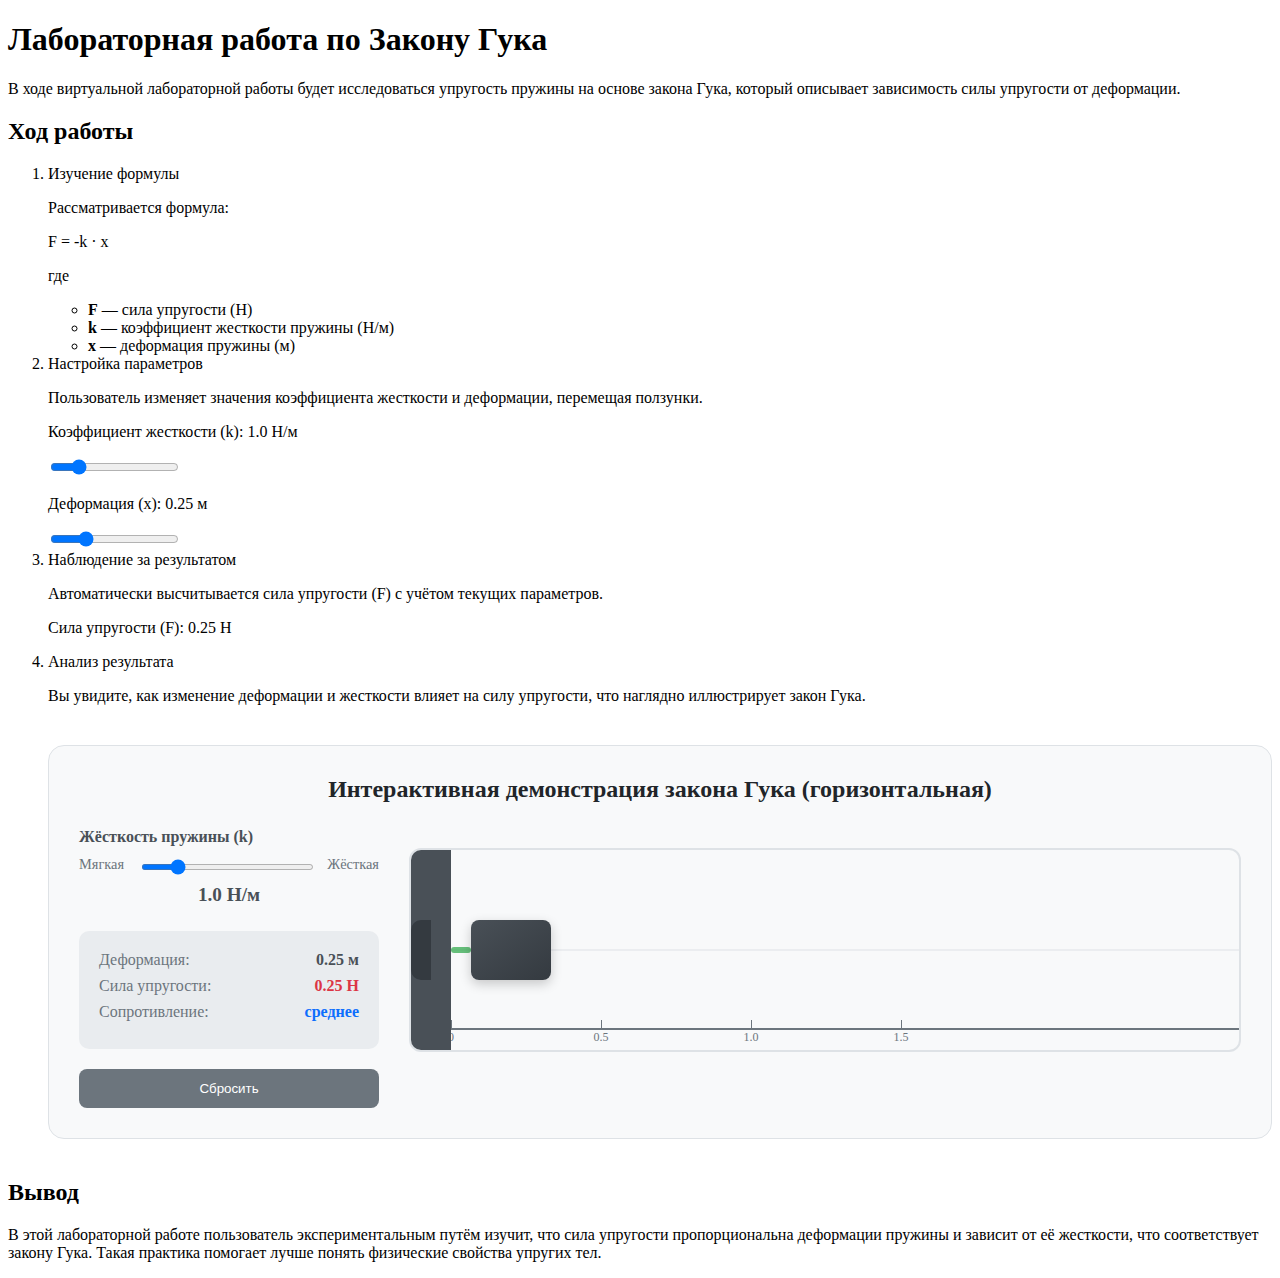
<file: guk.html>
<!DOCTYPE html>
<html lang="ru">
<head>
    <meta charset="UTF-8">
    <meta name="viewport" content="width=device-width, initial-scale=1.0">
    <script>
        $(function() {
            var F = 0;
            var k = 1.0; 
            var x = 0.25; 

            function updateValues() {
                k = parseFloat($('#kRange').val());
                x = parseFloat($('#xRange').val());
                F = (k * x);

                $('#kValue').text(k.toFixed(1));
                $('#xValue').text(x.toFixed(2));
                $('#FValue').text(F.toFixed(2));
                
                updateVisualization();
            }

            function updateVisualization() {
                var springLength = 20 + (x * 150);
                $('#physics-spring').css('width', springLength + 'px');
                
                // Позиция груза
                var weightPosition = 40 + springLength;
                $('#physics-weight').css('left', weightPosition + 'px');
                
                // Цвет пружины в зависимости от жесткости
                $('#physics-spring').removeClass('spring-soft spring-medium spring-hard');
                if (k < 2) {
                    $('#physics-spring').addClass('spring-soft');
                } else if (k < 4) {
                    $('#physics-spring').addClass('spring-medium');
                } else {
                    $('#physics-spring').addClass('spring-hard');
                }
                
                $('#stiffness-value').text(k.toFixed(1));
                $('#physics-deformation').text(x.toFixed(2) + ' м');
                $('#physics-force').text(F.toFixed(2) + ' Н');
            }

            $('#kRange, #xRange').on('input', updateValues);

            var isDragging = false;
            var startX = 0;
            var startLeft = 0;
            var resistance = 1;

            $('#physics-weight').on('mousedown', function(e) {
                isDragging = true;
                startX = e.pageX;
                startLeft = parseInt($(this).css('left')) || 60;
                resistance = 1 + (k * 0.5);
                
                $(this).css('cursor', 'grabbing');
                $(this).css('background', 'linear-gradient(145deg, #dc3545, #c82333)');
                
                $('body').css('user-select', 'none');
            });

            $(document).on('mousemove', function(e) {
                if (!isDragging) return;
                
                e.preventDefault();
                
                var deltaX = e.pageX - startX;
                var newLeft = startLeft + (deltaX / resistance); 

                var minLeft = 60;
                var maxLeft = 400;
                newLeft = Math.max(minLeft, Math.min(newLeft, maxLeft));
                
                $('#physics-weight').css('left', newLeft + 'px');
                
                var springLength = newLeft - 40;
                $('#physics-spring').css('width', springLength + 'px');
                
                var newX = (springLength - 20) / 150;
                newX = Math.max(0, Math.min(newX, 1));
                
                if (newX !== x) {
                    x = newX;
                    $('#xRange').val(x.toFixed(2));
                    $('#xValue').text(x.toFixed(2));
                    F = k * x;
                    $('#FValue').text(F.toFixed(2));
                    $('#physics-deformation').text(x.toFixed(2) + ' м');
                    $('#physics-force').text(F.toFixed(2) + ' Н');
                }
            });

            $(document).on('mouseup', function() {
                if (!isDragging) return;
                
                isDragging = false;
                $('#physics-weight').css('cursor', 'grab');
                $('#physics-weight').css('background', 'linear-gradient(145deg, #495057, #343a40)');
                $('body').css('user-select', 'auto');
                
                var finalPosition = 60 + (20 + (x * 150));
                
                $('#physics-weight').animate({
                    left: finalPosition + 'px'
                }, 500, 'easeOutQuad');
                
                $('#physics-spring').animate({
                    width: (20 + (x * 150)) + 'px'
                }, 500, 'easeOutQuad');
            });

            updateValues();

            $('#physics-reset').click(function() {
                x = 0.25;
                $('#xRange').val(x);
                updateValues();
                $('#physics-weight').animate({
                    left: '60px'
                }, 500);
                
                $('#physics-spring').animate({
                    width: '20px'
                }, 500);
            });


            $('#physics-stiffness').on('input', function() {
                k = parseFloat($(this).val());
                $('#kRange').val(k);
                updateValues();
            });
        });
    </script>
    <style>

        #physics-visualization {
            position: relative;
            height: 200px;
            background: #f8f9fa;
            border-radius: 12px;
            overflow: hidden;
            border: 2px solid #dee2e6;
            margin: 20px 0;
        }
        
        #physics-wall {
            position: absolute;
            top: 0;
            left: 0;
            width: 40px;
            height: 100%;
            background: #495057;
            display: flex;
            align-items: center;
            z-index: 2;
        }
        #physics-weight {
            position: absolute;
            top: 50%;
            transform: translateY(-50%);
            width: 80px;
            height: 60px;
            background: linear-gradient(145deg, #495057, #343a40);
            border-radius: 8px;
            cursor: grab;
            box-shadow: 0 4px 12px rgba(0,0,0,0.2);
            z-index: 3;
            left: 60px;
            transition: background 0.2s;
        }
        
        #physics-weight:hover {
            background: linear-gradient(145deg, #6c757d, #495057);
        }
        #equilibrium-line {
            position: absolute;
            top: 50%;
            transform: translateY(-50%);
            left: 40px;
            right: 0;
            height: 1px;
            background: #dee2e6;
            z-index: 1;
        }

        #physics-spring {
            position: absolute;
            top: 50%;
            transform: translateY(-50%);
            left: 40px;
            width: 20px;
            height: 6px;
            border-radius: 3px;
            z-index: 2;
            transition: width 0.1s;
        }

        .spring-soft {
            background: #28a745 !important;
            opacity: 0.7;
        }
        
        .spring-medium {
            background: #ffc107 !important;
            opacity: 0.8;
        }
        
        .spring-hard {
            background: #dc3545 !important;
            opacity: 0.9;
        }

        #physics-floor {
            position: absolute;
            bottom: 20px;
            left: 40px;
            right: 0;
            height: 2px;
            background: #6c757d;
        }
        
        .ruler-mark {
            position: absolute;
            bottom: 20px;
            width: 1px;
            height: 10px;
            background: #6c757d;
        }
        
        .ruler-number {
            position: absolute;
            bottom: 5px;
            font-size: 12px;
            color: #6c757d;
            transform: translateX(-50%);
        }

        #resistance-hint {
            position: absolute;
            top: 10px;
            left: 50%;
            transform: translateX(-50%);
            background: rgba(0, 0, 0, 0.7);
            color: white;
            padding: 5px 10px;
            border-radius: 4px;
            font-size: 14px;
            display: none;
        }
    </style>
</head>
<body class="light-theme">
    <div class="lab-content">
        <h1 class="text-lab-title">Лабораторная работа по Закону Гука</h1>

        <p class="text-lab-description">В ходе виртуальной лабораторной работы будет исследоваться упругость пружины на основе закона Гука, который описывает зависимость силы упругости от деформации.</p>

        <h2 class="text-lab-subtitle">Ход работы</h2>

        <ol class="text-lab-content">
            <li>Изучение формулы
                <p>Рассматривается формула:</p>
                <div class="formula">
                    <span class="formula-text">F = -k · x</span>
                </div>
                <p>где</p>
                <ul class="definitions">
                    <li><b>F</b> — сила упругости (Н)</li>
                    <li><b>k</b> — коэффициент жесткости пружины (Н/м)</li>
                    <li><b>x</b> — деформация пружины (м)</li>
                </ul>
            </li>
            <li>Настройка параметров
                <p>Пользователь изменяет значения коэффициента жесткости и деформации, перемещая ползунки.</p>
                <div class="slider-section">
                    <p>Коэффициент жесткости (k): <span id="kValue">1.0</span> Н/м</p>
                    <input type="range" id="kRange" min="0.1" max="5" step="0.1" value="1">
                    
                    <p>Деформация (x): <span id="xValue">0.25</span> м</p>
                    <input type="range" id="xRange" min="0" max="1" step="0.01" value="0.25">
                </div>
            </li>
            <li>Наблюдение за результатом
                <p>Автоматически высчитывается сила упругости (F) с учётом текущих параметров.</p>
                <div class="result-box">
                    <p>Сила упругости (F): <span id="FValue">0.25</span> Н</p>
                </div>
            </li>
            <li>Анализ результата
                <p>Вы увидите, как изменение деформации и жесткости влияет на силу упругости, что наглядно иллюстрирует закон Гука.</p>

                <div class="spring-interactive" style="margin: 40px 0; padding: 30px; background: #f8f9fa; border-radius: 16px; border: 1px solid #dee2e6;">
                    <h3 style="margin-top: 0; color: #212529; font-size: 1.5rem; text-align: center; margin-bottom: 25px;">
                        Интерактивная демонстрация закона Гука (горизонтальная)
                    </h3>
                   
                    <div style="display: grid; grid-template-columns: 300px 1fr; gap: 30px;">
                        <div>
                            <div style="margin-bottom: 25px;">
                                <div style="font-weight: 600; color: #495057; margin-bottom: 10px;">Жёсткость пружины (k)</div>
                                <div style="display: flex; align-items: center; gap: 15px; margin-bottom: 5px;">
                                    <span style="color: #6c757d; font-size: 0.9rem;">Мягкая</span>
                                    <div style="flex: 1; position: relative;">
                                        <input type="range" min="0.1" max="5" step="0.1" value="1.0" id="physics-stiffness" style="width: 100%; height: 6px; border-radius: 3px; background: linear-gradient(to right, #28a745, #ffc107, #dc3545);">
                                    </div>
                                    <span style="color: #6c757d; font-size: 0.9rem;">Жёсткая</span>
                                </div>
                                <div style="text-align: center; font-size: 1.2rem; font-weight: bold; color: #495057; margin-top: 10px;">
                                    <span id="stiffness-value">1.0</span> Н/м
                                </div>
                            </div>
                           
                            <div style="background: #e9ecef; padding: 20px; border-radius: 10px;">
                                <div style="display: flex; justify-content: space-between; margin-bottom: 8px;">
                                    <span style="color: #6c757d;">Деформация:</span>
                                    <span style="font-weight: bold; color: #495057;" id="physics-deformation">0.25 м</span>
                                </div>
                                <div style="display: flex; justify-content: space-between; margin-bottom: 8px;">
                                    <span style="color: #6c757d;">Сила упругости:</span>
                                    <span style="font-weight: bold; color: #dc3545;" id="physics-force">0.25 Н</span>
                                </div>
                                <div style="display: flex; justify-content: space-between; margin-bottom: 8px;">
                                    <span style="color: #6c757d;">Сопротивление:</span>
                                    <span style="font-weight: bold; color: #0d6efd;" id="physics-resistance">среднее</span>
                                </div>
                            </div>
                           
                            <button id="physics-reset" style="width: 100%; padding: 12px; margin-top: 20px; background: #6c757d; color: white; border: none; border-radius: 8px; cursor: pointer;">
                                Сбросить
                            </button>
                        </div>
                        <div>
                            <div id="physics-visualization">
                                <div id="physics-wall">
                                    <div style="width: 20px; height: 60px; background: #343a40; border-radius: 10px 0 0 10px;"></div>
                                </div>
                                <div id="physics-spring" class="spring-soft"></div>
                                <div id="physics-weight"></div>
                                <div id="equilibrium-line"></div>
                                <div id="physics-floor"></div> 
                                <div class="ruler-mark" style="left: 40px;"></div>
                                <div class="ruler-number" style="left: 40px;">0</div>
                                
                                <div class="ruler-mark" style="left: 190px;"></div>
                                <div class="ruler-number" style="left: 190px;">0.5</div>
                                
                                <div class="ruler-mark" style="left: 340px;"></div>
                                <div class="ruler-number" style="left: 340px;">1.0</div>
                                
                                <div class="ruler-mark" style="left: 490px;"></div>
                                <div class="ruler-number" style="left: 490px;">1.5</div>
                            </div>
                        </div>
                    </div>
                </div>

                <script>
                    function updateResistanceText(k) {
                        var text = '';
                        var resistance = 1 + (k * 0.5);
                        
                        if (resistance < 1.5) {
                            text = 'лёгкое';
                        } else if (resistance < 2.5) {
                            text = 'среднее';
                        } else {
                            text = 'сильное';
                        }
                        
                        $('#physics-resistance').text(text);
                    }
                    
                    $('#physics-stiffness').hover(function() {
                        $('#resistance-hint').fadeIn(200);
                    }, function() {
                        $('#resistance-hint').fadeOut(200);
                    });
                    $(document).ready(function() {
                        updateResistanceText(1.0);
                    });
                </script>
            </li>
        </ol>

        <h2 class="text-lab-subtitle">Вывод</h2>

        <p class="text-lab-description">В этой лабораторной работе пользователь экспериментальным путём изучит, что сила упругости пропорциональна деформации пружины и зависит от её жесткости, что соответствует закону Гука. Такая практика помогает лучше понять физические свойства упругих тел.</p>
    </div>
</body>
</html>
</file>
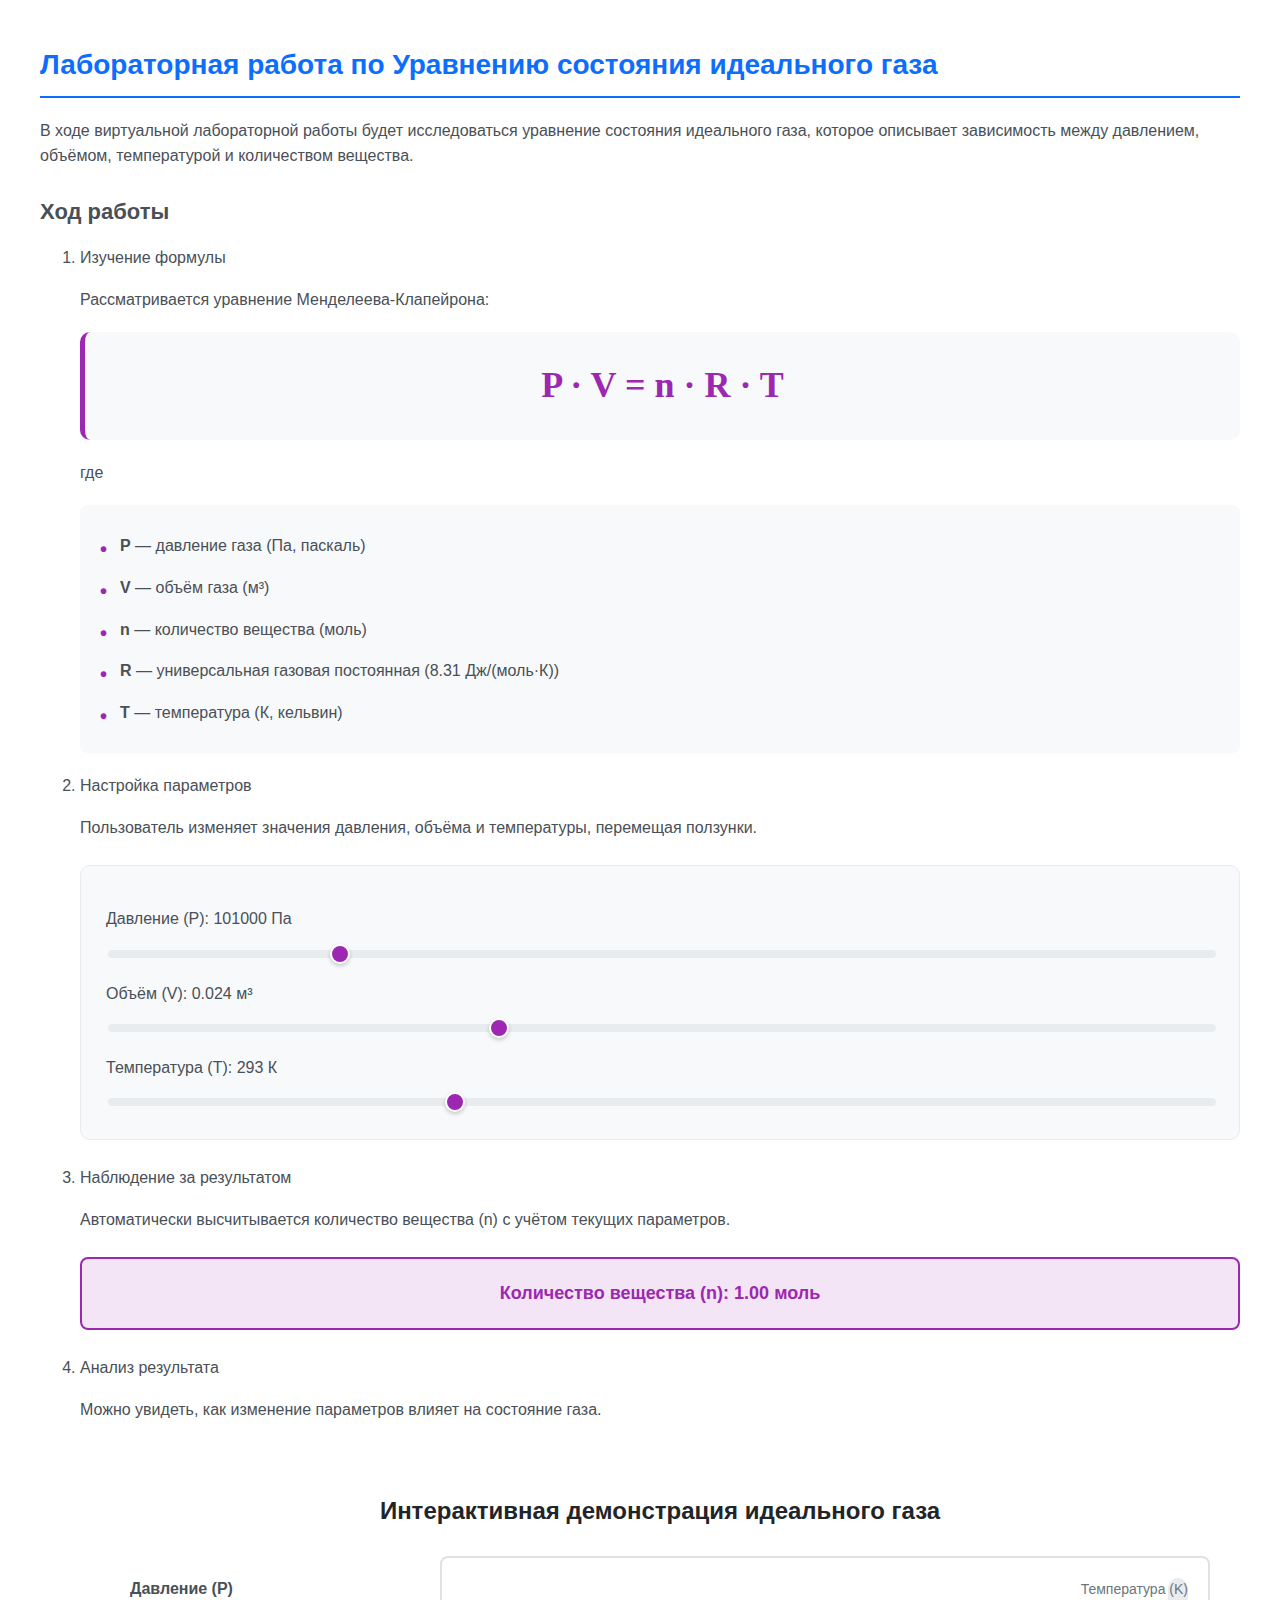
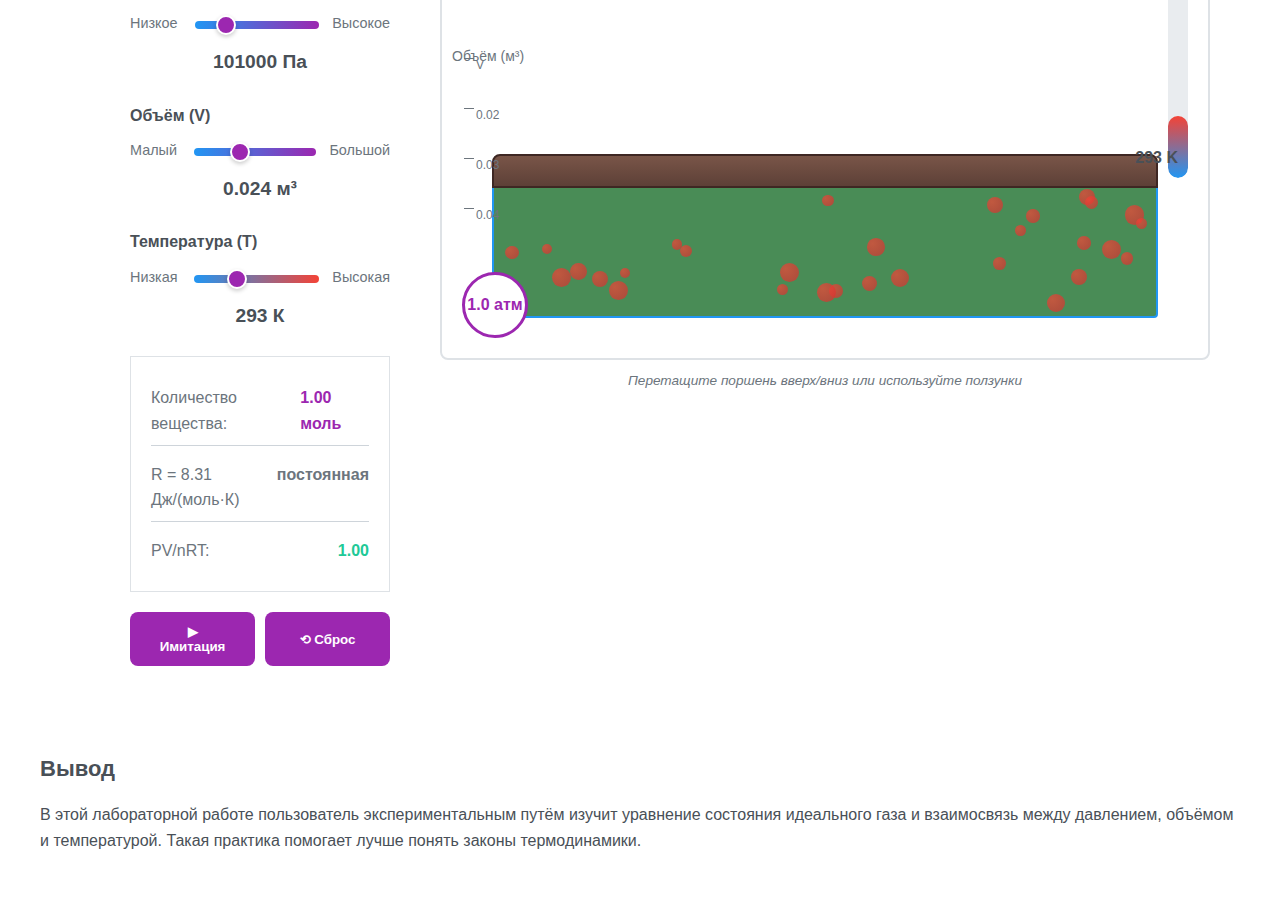
<file: idealgas.html>
<!DOCTYPE html>
<html lang="ru">
<head>
    <meta charset="UTF-8">
    <meta name="viewport" content="width=device-width, initial-scale=1.0">
    <style>
        body {
            font-family: Arial, sans-serif;
            margin: 0;
            padding: 0;
            background: white;
        }
        
        .lab-content {
            width: 1200px;
            margin: 0 auto;
            background: white;
            padding: 30px;
        }
        
        .text-lab-title {
            color: #0d6efd;
            font-size: 28px;
            margin-bottom: 20px;
            padding-bottom: 15px;
            border-bottom: 2px solid #0d6efd;
        }
        
        .text-lab-subtitle {
            color: #495057;
            font-size: 22px;
            margin-top: 30px;
            margin-bottom: 20px;
        }
        
        .text-lab-content {
            color: #495057;
            font-size: 16px;
            line-height: 1.6;
        }
        
        .formula {
            background: #f8f9fa;
            padding: 25px;
            border-radius: 10px;
            margin: 20px 0;
            text-align: center;
            border-left: 5px solid #9c27b0;
        }
        
        .formula-text {
            font-family: 'Times New Roman', serif;
            font-size: 36px;
            font-weight: bold;
            color: #9c27b0;
        }
        
        .definitions {
            background: #f8f9fa;
            padding: 20px 20px 20px 40px;
            border-radius: 8px;
            margin: 20px 0;
            list-style: none;
        }
        
        .definitions li {
            padding: 8px 0;
            color: #495057;
            font-size: 16px;
            position: relative;
        }
        
        .definitions li:before {
            content: "•";
            color: #9c27b0;
            font-weight: bold;
            font-size: 20px;
            position: absolute;
            left: -20px;
        }
        
        .slider-section {
            background: #f8f9fa;
            padding: 25px;
            border-radius: 10px;
            margin: 25px 0;
            border: 1px solid #e9ecef;
        }
        
        .slider-section p {
            margin: 15px 0 8px;
            color: #495057;
            font-size: 16px;
            font-weight: 500;
        }
        
        .result-box {
            background: #f3e5f5;
            padding: 20px;
            border-radius: 8px;
            margin: 25px 0;
            border: 2px solid #9c27b0;
            text-align: center;
            font-size: 18px;
            font-weight: bold;
        }
        
        .result-box p {
            margin: 0;
            color: #9c27b0;
        }
        
        input[type="range"] {
            width: 100%;
            height: 8px;
            border-radius: 4px;
            background: #e9ecef;
            outline: none;
            -webkit-appearance: none;
        }
        
        input[type="range"]::-webkit-slider-thumb {
            -webkit-appearance: none;
            width: 20px;
            height: 20px;
            border-radius: 50%;
            background: #9c27b0;
            cursor: pointer;
            border: 2px solid white;
            box-shadow: 0 2px 4px rgba(0,0,0,0.2);
        }
        
        .gas-interactive {
            margin: 40px 0;
            padding: 30px;
            background: white;
        }
        
        .interactive-grid {
            display: grid;
            grid-template-columns: 300px 1fr;
            gap: 30px;
        }
        
        .control-panel {
            background: white;
            padding: 20px;
        }
        
        .control-group {
            margin-bottom: 25px;
        }
        
        .control-label {
            font-weight: 600;
            color: #495057;
            margin-bottom: 10px;
            display: block;
        }
        
        .slider-labels {
            display: flex;
            align-items: center;
            gap: 15px;
            margin-bottom: 5px;
        }
        
        .slider-labels span {
            color: #6c757d;
            font-size: 0.9rem;
        }
        
        .slider-container {
            flex: 1;
            position: relative;
        }
        
        .value-display {
            text-align: center;
            font-size: 1.2rem;
            font-weight: bold;
            color: #495057;
            margin-top: 10px;
        }
        
        .stats-panel {
            background: white;
            padding: 20px;
            border: 1px solid #dee2e6;
        }
        
        .stat-item {
            display: flex;
            justify-content: space-between;
            margin-bottom: 8px;
            padding: 8px 0;
            border-bottom: 1px solid #ced4da;
        }
        
        .stat-item:last-child {
            border-bottom: none;
            margin-bottom: 0;
        }
        
        .stat-label {
            color: #6c757d;
        }
        
        .stat-value {
            font-weight: bold;
            color: #495057;
        }
        
        button {
            padding: 12px 24px;
            background: #9c27b0;
            color: white;
            border: none;
            border-radius: 8px;
            cursor: pointer;
            font-weight: 600;
            transition: all 0.2s;
            flex: 1;
        }
        
        button:hover {
            background: #7b1fa2;
            transform: translateY(-2px);
        }
        
        .visualization-container {
            position: relative;
            height: 400px;
            background: white;
            border: 2px solid #dee2e6;
            overflow: hidden;
            border-radius: 8px;
        }
        
        #gas-container {
            position: absolute;
            bottom: 40px;
            left: 50px;
            right: 50px;
            height: 250px;
            background: #e3f2fd;
            border: 2px solid #2196f3;
            border-radius: 4px;
            overflow: hidden;
        }
        
        .gas-particle {
            position: absolute;
            width: 20px;
            height: 20px;
            border-radius: 50%;
            background: #2196f3;
            opacity: 0.7;
        }
        
        .piston {
            position: absolute;
            bottom: 290px;
            left: 50px;
            right: 50px;
            height: 30px;
            background: linear-gradient(to bottom, #795548, #5d4037);
            border: 2px solid #3e2723;
            border-radius: 8px 8px 0 0;
            cursor: ns-resize;
        }
        
        .temperature-gauge {
            position: absolute;
            right: 20px;
            top: 20px;
            width: 20px;
            height: 200px;
            background: #e9ecef;
            border-radius: 10px;
            overflow: hidden;
        }
        
        .temperature-bar {
            position: absolute;
            bottom: 0;
            left: 0;
            right: 0;
            background: linear-gradient(to top, #2196f3, #f44336);
            border-radius: 10px;
            transition: height 0.3s ease;
        }
        
        .temperature-label {
            position: absolute;
            right: 30px;
            top: 50%;
            transform: translateY(-50%);
            font-weight: bold;
            color: #495057;
        }
        
        .pressure-gauge {
            position: absolute;
            bottom: 20px;
            left: 20px;
            width: 60px;
            height: 60px;
            border: 3px solid #9c27b0;
            border-radius: 50%;
            display: flex;
            align-items: center;
            justify-content: center;
            font-weight: bold;
            color: #9c27b0;
            background: white;
        }
        
        .volume-scale {
            position: absolute;
            left: 20px;
            bottom: 300px;
            width: 20px;
            border-left: 2px solid #6c757d;
        }
        
        .scale-mark {
            position: absolute;
            left: 0;
            width: 10px;
            height: 1px;
            background: #6c757d;
        }
        
        .scale-number {
            position: absolute;
            left: 12px;
            font-size: 12px;
            color: #6c757d;
        }
        
        .axis-label {
            position: absolute;
            font-size: 14px;
            color: #6c757d;
        }
    </style>
</head>
<body>
    <div class="lab-content">
        <h1 class="text-lab-title">Лабораторная работа по Уравнению состояния идеального газа</h1>

        <p class="text-lab-content">В ходе виртуальной лабораторной работы будет исследоваться уравнение состояния идеального газа, которое описывает зависимость между давлением, объёмом, температурой и количеством вещества.</p>

        <h2 class="text-lab-subtitle">Ход работы</h2>

        <ol class="text-lab-content">
            <li>Изучение формулы
                <p>Рассматривается уравнение Менделеева-Клапейрона:</p>
                <div class="formula">
                    <span class="formula-text">P · V = n · R · T</span>
                </div>
                <p>где</p>
                <ul class="definitions">
                    <li><b>P</b> — давление газа (Па, паскаль)</li>
                    <li><b>V</b> — объём газа (м³)</li>
                    <li><b>n</b> — количество вещества (моль)</li>
                    <li><b>R</b> — универсальная газовая постоянная (8.31 Дж/(моль·К))</li>
                    <li><b>T</b> — температура (К, кельвин)</li>
                </ul>
            </li>
            <li>Настройка параметров
                <p>Пользователь изменяет значения давления, объёма и температуры, перемещая ползунки.</p>
                <div class="slider-section">
                    <p>Давление (P): <span id="pressure-value">101325</span> Па</p>
                    <input type="range" min="50000" max="300000" step="1000" value="101325" id="pressure-slider">
                    
                    <p>Объём (V): <span id="volume-value">0.024</span> м³</p>
                    <input type="range" min="0.01" max="0.05" step="0.001" value="0.024" id="volume-slider">
                    
                    <p>Температура (T): <span id="temperature-value">293</span> К</p>
                    <input type="range" min="200" max="500" step="1" value="293" id="temperature-slider">
                </div>
            </li>
            <li>Наблюдение за результатом
                <p>Автоматически высчитывается количество вещества (n) с учётом текущих параметров.</p>
                <div class="result-box">
                    <p>Количество вещества (n): <span id="moles-value">1.00</span> моль</p>
                </div>
            </li>
            <li>Анализ результата
                <p>Можно увидеть, как изменение параметров влияет на состояние газа.</p>

                <div class="gas-interactive">
                    <h3 style="margin-top: 0; color: #212529; font-size: 1.5rem; text-align: center; margin-bottom: 25px;">
                        Интерактивная демонстрация идеального газа
                    </h3>
                   
                    <div class="interactive-grid">
                        <div class="control-panel">
                            <div class="control-group">
                                <div class="control-label">Давление (P)</div>
                                <div class="slider-labels">
                                    <span>Низкое</span>
                                    <div class="slider-container">
                                        <input type="range" style="background: linear-gradient(to right, #2196f3, #9c27b0);" min="50000" max="300000" step="1000" value="101325" id="interactive-pressure">
                                    </div>
                                    <span>Высокое</span>
                                </div>
                                <div class="value-display">
                                    <span id="interactive-pressure-value">101325</span> Па
                                </div>
                            </div>
                           
                            <div class="control-group">
                                <div class="control-label">Объём (V)</div>
                                <div class="slider-labels">
                                    <span>Малый</span>
                                    <div class="slider-container">
                                        <input type="range" style="background: linear-gradient(to right, #2196f3, #9c27b0);" min="0.01" max="0.05" step="0.001" value="0.024" id="interactive-volume">
                                    </div>
                                    <span>Большой</span>
                                </div>
                                <div class="value-display">
                                    <span id="interactive-volume-value">0.024</span> м³
                                </div>
                            </div>
                           
                            <div class="control-group">
                                <div class="control-label">Температура (T)</div>
                                <div class="slider-labels">
                                    <span>Низкая</span>
                                    <div class="slider-container">
                                        <input type="range" style="background: linear-gradient(to right, #2196f3, #f44336);" min="200" max="500" step="1" value="293" id="interactive-temperature">
                                    </div>
                                    <span>Высокая</span>
                                </div>
                                <div class="value-display">
                                    <span id="interactive-temperature-value">293</span> К
                                </div>
                            </div>
                           
                            <div class="stats-panel">
                                <div class="stat-item">
                                    <span class="stat-label">Количество вещества:</span>
                                    <span class="stat-value" style="color: #9c27b0;" id="interactive-moles">1.00 моль</span>
                                </div>
                                <div class="stat-item">
                                    <span class="stat-label">R = 8.31 Дж/(моль·К)</span>
                                    <span class="stat-value" style="color: #6c757d;">постоянная</span>
                                </div>
                                <div class="stat-item">
                                    <span class="stat-label">PV/nRT:</span>
                                    <span class="stat-value" style="color: #20c997;" id="interactive-ratio">1.00</span>
                                </div>
                            </div>
                            
                            <div style="display: flex; gap: 10px; margin-top: 20px;">
                                <button id="simulate-btn">
                                    ▶ Имитация
                                </button>
                                <button id="reset-btn">
                                    ⟲ Сброс
                                </button>
                            </div>
                        </div>
                        
                        <div>
                            <div class="visualization-container" id="visualization">
                                <div id="gas-container"></div>
                                <div class="piston" id="piston"></div>
                                
                                <div class="temperature-gauge">
                                    <div class="temperature-bar" id="temperature-bar" style="height: 50%;"></div>
                                </div>
                                <div class="temperature-label" id="temperature-label">293 K</div>
                                
                                <div class="pressure-gauge" id="pressure-gauge">
                                    1 атм
                                </div>
                                
                                <div class="volume-scale">
                                    <div class="scale-mark" style="top: 0;"></div>
                                    <div class="scale-number" style="top: -2px;">V</div>
                                    
                                    <div class="scale-mark" style="top: 50px;"></div>
                                    <div class="scale-number" style="top: 48px;">0.02</div>
                                    
                                    <div class="scale-mark" style="top: 100px;"></div>
                                    <div class="scale-number" style="top: 98px;">0.03</div>
                                    
                                    <div class="scale-mark" style="top: 150px;"></div>
                                    <div class="scale-number" style="top: 148px;">0.04</div>
                                </div>
                                
                                <div class="axis-label" style="left: 10px; bottom: 290px;">Объём (м³)</div>
                                <div class="axis-label" style="right: 20px; top: 20px;">Температура (K)</div>
                            </div>
                            
                            <div style="text-align: center; color: #6c757d; font-size: 0.85rem; margin-top: 10px;">
                                <em>Перетащите поршень вверх/вниз или используйте ползунки</em>
                            </div>
                        </div>
                    </div>
                </div>
            </li>
        </ol>

        <h2 class="text-lab-subtitle">Вывод</h2>

        <p class="text-lab-content">В этой лабораторной работе пользователь экспериментальным путём изучит уравнение состояния идеального газа и взаимосвязь между давлением, объёмом и температурой. Такая практика помогает лучше понять законы термодинамики.</p>
    </div>

    <script src="https://code.jquery.com/jquery-3.6.0.min.js"></script>
    <script>
        $(function() {
            const R = 8.31;
            
            // Переменные
            let pressure = 101325;
            let volume = 0.024;
            let temperature = 293;
            let moles = 1.0;
            let isSimulating = false;
            let animationId = null;
            let particles = [];
            
            updateValues();
            createParticles();
            makePistonDraggable();
            
            function updateValues() {
                pressure = parseFloat($('#pressure-slider').val());
                volume = parseFloat($('#volume-slider').val());
                temperature = parseFloat($('#temperature-slider').val());
                moles = (pressure * volume) / (R * temperature);
                
                // Обновляем отображение
                $('#pressure-value').text(pressure.toFixed(0));
                $('#volume-value').text(volume.toFixed(3));
                $('#temperature-value').text(temperature.toFixed(0));
                $('#moles-value').text(moles.toFixed(2));
                $('#interactive-pressure').val(pressure);
                $('#interactive-volume').val(volume);
                $('#interactive-temperature').val(temperature);
                
                updateInteractiveValues();
            }
            
            function updateInteractiveValues() {
                pressure = parseFloat($('#interactive-pressure').val());
                volume = parseFloat($('#interactive-volume').val());
                temperature = parseFloat($('#interactive-temperature').val());
                moles = (pressure * volume) / (R * temperature);
                const ratio = (pressure * volume) / (moles * R * temperature);
                $('#interactive-pressure-value').text(pressure.toFixed(0));
                $('#interactive-volume-value').text(volume.toFixed(3));
                $('#interactive-temperature-value').text(temperature.toFixed(0));
                $('#interactive-moles').text(moles.toFixed(2) + ' моль');
                $('#interactive-ratio').text(ratio.toFixed(2));
                
                // Обновляем шкалу давления
                const pressureAtm = (pressure / 101325).toFixed(1);
                $('#pressure-gauge').text(pressureAtm + ' атм');
                
                // Обновляем шкалу температуры
                $('#temperature-label').text(temperature.toFixed(0) + ' K');
                const tempPercent = ((temperature - 200) / 300) * 100;
                $('#temperature-bar').css('height', tempPercent + '%');

                $('#pressure-slider').val(pressure);
                $('#volume-slider').val(volume);
                $('#temperature-slider').val(temperature);
                $('#pressure-value').text(pressure.toFixed(0));
                $('#volume-value').text(volume.toFixed(3));
                $('#temperature-value').text(temperature.toFixed(0));
                $('#moles-value').text(moles.toFixed(2));
                
                updateVisualization();
            }
            
            function createParticles() {
                const container = $('#gas-container');
                container.empty();
                particles = [];
                
                // Создаем частицы газа
                for (let i = 0; i < 30; i++) {
                    const particle = $('<div class="gas-particle"></div>');
                    container.append(particle);
                    
                    const size = 10 + Math.random() * 10;
                    particle.css({
                        width: size + 'px',
                        height: size + 'px',
                        left: Math.random() * (container.width() - 20) + 'px',
                        top: Math.random() * (container.height() - 20) + 'px',
                        background: temperature < 273 ? 
                            'radial-gradient(circle at 30% 30%, #2196f3, #1976d2)' :
                            temperature < 373 ?
                            'radial-gradient(circle at 30% 30%, #f44336, #d32f2f)' :
                            'radial-gradient(circle at 30% 30%, #ff9800, #f57c00)'
                    });
                    
                    particles.push({
                        element: particle,
                        x: Math.random() * (container.width() - 20),
                        y: Math.random() * (container.height() - 20),
                        vx: (Math.random() - 0.5) * (temperature / 100),
                        vy: (Math.random() - 0.5) * (temperature / 100)
                    });
                }
            }
            
            function updateVisualization() {
                const pistonHeight = 290 - (volume * 5000);
                $('#piston').css('bottom', pistonHeight + 'px');
                
                // Обновляем высоту контейнера газа
                const gasHeight = pistonHeight - 40;
                $('#gas-container').css('height', gasHeight + 'px');
                
                // Обновляем скорость частиц в зависимости от температуры
                particles.forEach(p => {
                    const speedFactor = temperature / 293;
                    p.vx = (Math.random() - 0.5) * speedFactor * 2;
                    p.vy = (Math.random() - 0.5) * speedFactor * 2;
                    
                    p.element.css({
                        background: temperature < 273 ? 
                            'radial-gradient(circle at 30% 30%, #2196f3, #1976d2)' :
                            temperature < 373 ?
                            'radial-gradient(circle at 30% 30%, #f44336, #d32f2f)' :
                            'radial-gradient(circle at 30% 30%, #ff9800, #f57c00)'
                    });
                });
                const pressureNorm = (pressure - 50000) / 250000;
                const red = Math.floor(33 + pressureNorm * 200);
                const blue = Math.floor(107 - pressureNorm * 100);
                $('#gas-container').css('background', `rgb(${red}, ${150 - pressureNorm * 50}, ${blue})`);
            }
            
            function simulateGas() {
                if (isSimulating) return;
                
                isSimulating = true;
                $('#simulate-btn').text('▶ Имитация...').css('background', '#7b1fa2');
                
                animationId = requestAnimationFrame(function animate() {
                    if (!isSimulating) return;
                    
                    const container = $('#gas-container');
                    const width = container.width();
                    const height = container.height();
                    
                    particles.forEach(p => {
                        p.x += p.vx;
                        p.y += p.vy;
                        
                        // Отскок от стенок
                        if (p.x <= 0 || p.x >= width - 20) {
                            p.vx *= -1;
                            p.x = p.x <= 0 ? 0 : width - 20;
                        }
                        if (p.y <= 0 || p.y >= height - 20) {
                            p.vy *= -1;
                            p.y = p.y <= 0 ? 0 : height - 20;
                        }
                        
                        p.element.css({
                            left: p.x + 'px',
                            top: p.y + 'px'
                        });
                        
                        // Скорость зависит от температуры
                        const speedFactor = temperature / 293;
                        if (Math.random() < 0.01) {
                            p.vx += (Math.random() - 0.5) * speedFactor * 0.5;
                            p.vy += (Math.random() - 0.5) * speedFactor * 0.5;
                        }
                        
                        // Ограничиваем максимальную скорость
                        const maxSpeed = speedFactor * 3;
                        const speed = Math.sqrt(p.vx * p.vx + p.vy * p.vy);
                        if (speed > maxSpeed) {
                            p.vx = (p.vx / speed) * maxSpeed;
                            p.vy = (p.vy / speed) * maxSpeed;
                        }
                    });
                    
                    animationId = requestAnimationFrame(animate);
                });
            }
            
            function stopSimulation() {
                isSimulating = false;
                if (animationId) {
                    cancelAnimationFrame(animationId);
                }
                $('#simulate-btn').text('▶ Имитация').css('background', '#9c27b0');
            }
            
            function makePistonDraggable() {
                let isDragging = false;
                let startY = 0;
                let startBottom = 0;
                
                $('#piston').on('mousedown', function(e) {
                    e.preventDefault();
                    isDragging = true;
                    
                    startY = e.clientY;
                    startBottom = parseInt($(this).css('bottom')) || 290;
                    
                    $(this).css('cursor', 'grabbing');
                    
                    $(document).on('mousemove', function(e) {
                        if (!isDragging) return;
                        
                        let deltaY = startY - e.clientY;
                        let newBottom = startBottom + deltaY;
                        
                        newBottom = Math.max(140, Math.min(newBottom, 290));
                        
                        $('#piston').css('bottom', newBottom + 'px');

                        volume = (290 - newBottom) / 5000;
                        $('#interactive-volume').val(volume);
                        updateInteractiveValues();
                    });
                    
                    $(document).on('mouseup', function() {
                        if (!isDragging) return;
                        
                        isDragging = false;
                        $('#piston').css('cursor', 'ns-resize');
                        
                        $(document).off('mousemove');
                        $(document).off('mouseup');
                    });
                });
            }
            
            $('#pressure-slider, #volume-slider, #temperature-slider').on('input', updateValues);
            $('#interactive-pressure, #interactive-volume, #interactive-temperature').on('input', updateInteractiveValues);
            
            $('#simulate-btn').click(function() {
                if (!isSimulating) {
                    simulateGas();
                } else {
                    stopSimulation();
                }
            });
            
            $('#reset-btn').click(function() {
                stopSimulation();
                pressure = 101325;
                volume = 0.024;
                temperature = 293;
                
                $('#interactive-pressure').val(pressure);
                $('#interactive-volume').val(volume);
                $('#interactive-temperature').val(temperature);
                
                updateInteractiveValues();
                createParticles();
            });
        });
    </script>
</body>
</html>
</file>
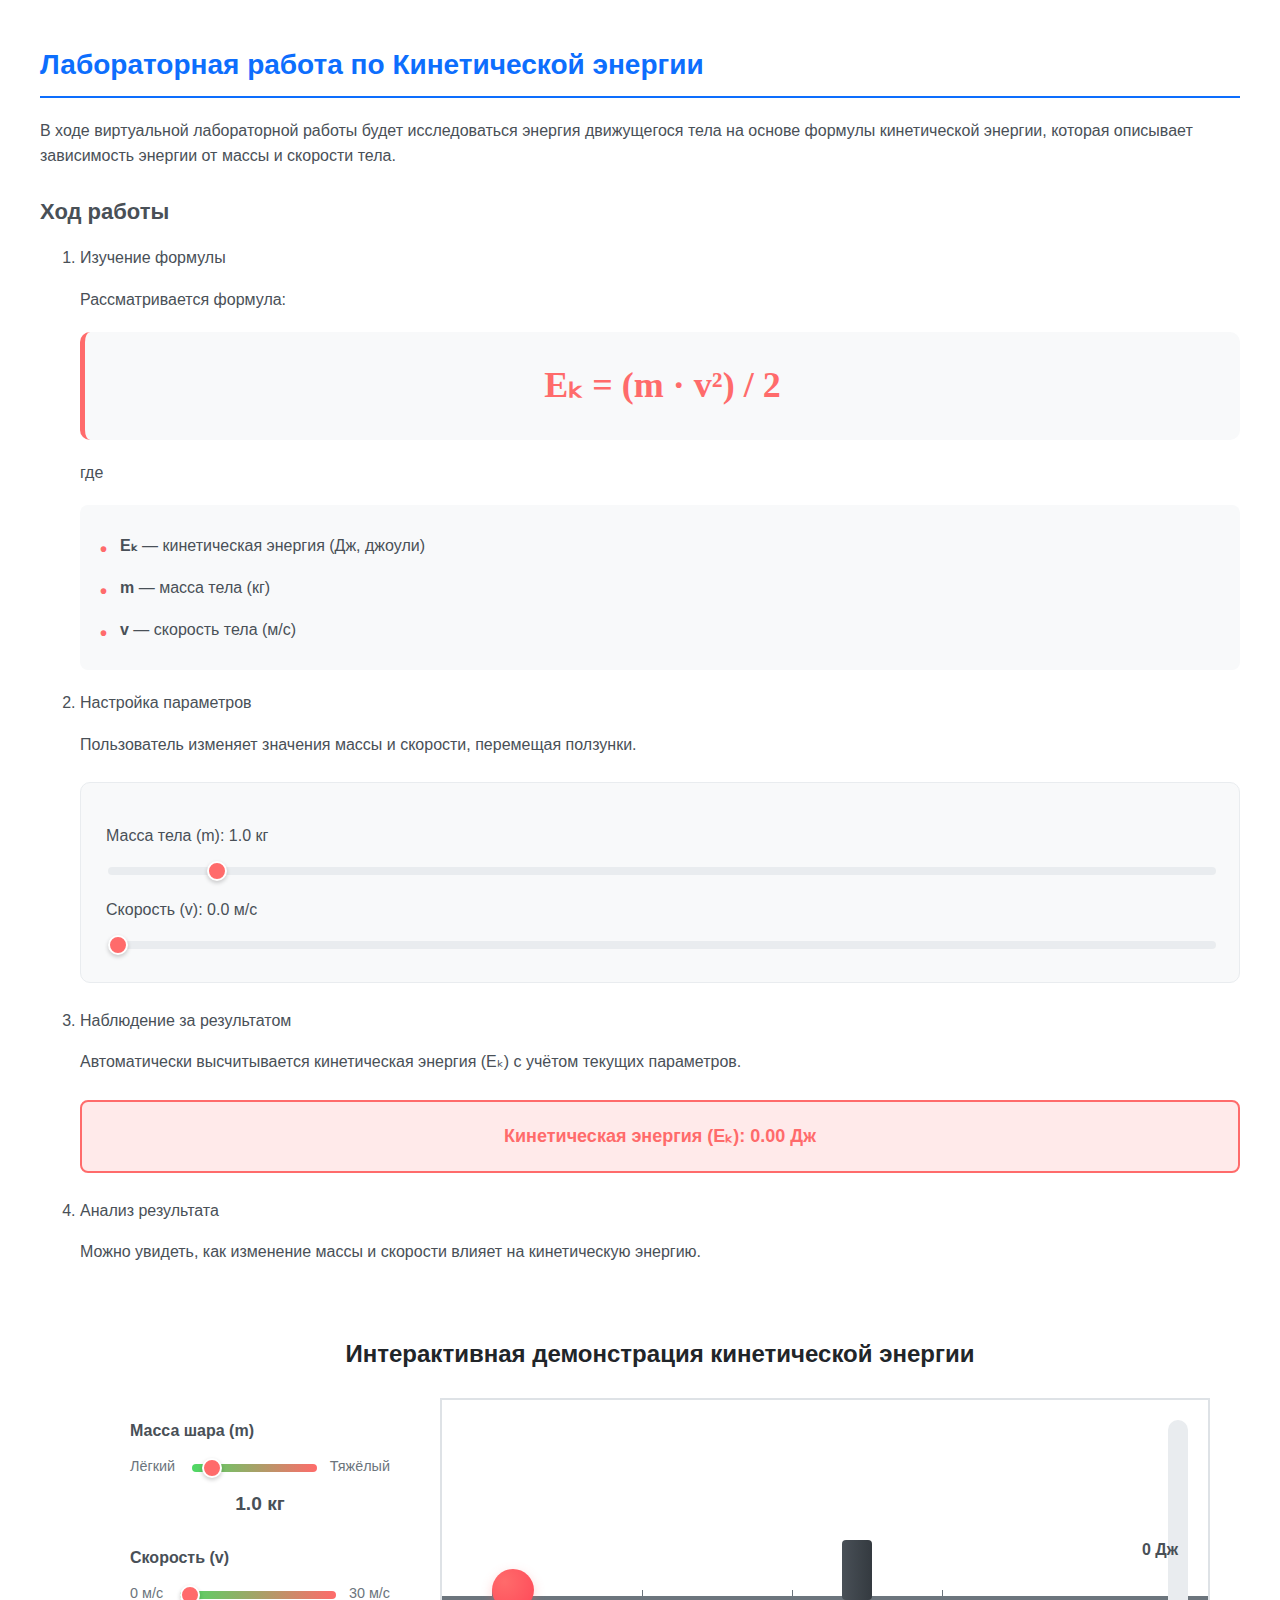
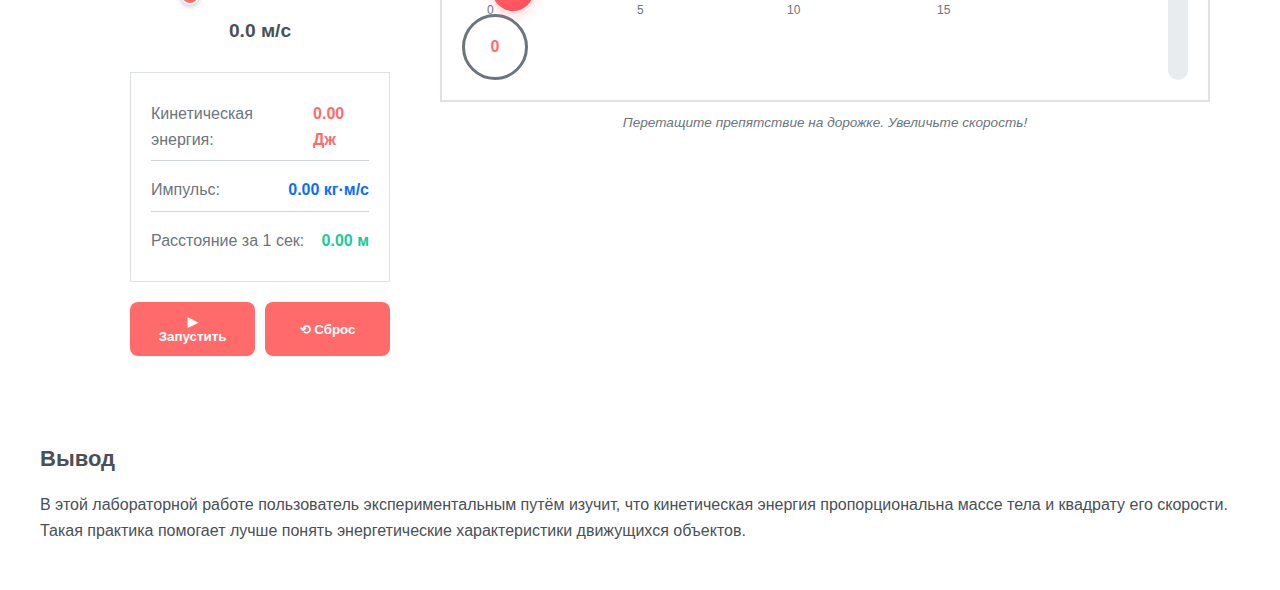
<file: kineticenergy.html>
<!DOCTYPE html>
<html lang="ru">
<head>
    <meta charset="UTF-8">
    <meta name="viewport" content="width=device-width, initial-scale=1.0">
    <style>
        body {
            font-family: Arial, sans-serif;
            margin: 0;
            padding: 0;
            background: white;
        }
        
        .lab-content {
            width: 1200px;
            margin: 0 auto;
            background: white;
            padding: 30px;
        }
        
        .text-lab-title {
            color: #0d6efd;
            font-size: 28px;
            margin-bottom: 20px;
            padding-bottom: 15px;
            border-bottom: 2px solid #0d6efd;
        }
        
        .text-lab-subtitle {
            color: #495057;
            font-size: 22px;
            margin-top: 30px;
            margin-bottom: 20px;
        }
        
        .text-lab-content {
            color: #495057;
            font-size: 16px;
            line-height: 1.6;
        }
        
        .formula {
            background: #f8f9fa;
            padding: 25px;
            border-radius: 10px;
            margin: 20px 0;
            text-align: center;
            border-left: 5px solid #ff6b6b;
        }
        
        .formula-text {
            font-family: 'Times New Roman', serif;
            font-size: 36px;
            font-weight: bold;
            color: #ff6b6b;
        }
        
        .definitions {
            background: #f8f9fa;
            padding: 20px 20px 20px 40px;
            border-radius: 8px;
            margin: 20px 0;
            list-style: none;
        }
        
        .definitions li {
            padding: 8px 0;
            color: #495057;
            font-size: 16px;
            position: relative;
        }
        
        .definitions li:before {
            content: "•";
            color: #ff6b6b;
            font-weight: bold;
            font-size: 20px;
            position: absolute;
            left: -20px;
        }
        
        .slider-section {
            background: #f8f9fa;
            padding: 25px;
            border-radius: 10px;
            margin: 25px 0;
            border: 1px solid #e9ecef;
        }
        
        .slider-section p {
            margin: 15px 0 8px;
            color: #495057;
            font-size: 16px;
            font-weight: 500;
        }
        
        .result-box {
            background: #ffeaea;
            padding: 20px;
            border-radius: 8px;
            margin: 25px 0;
            border: 2px solid #ff6b6b;
            text-align: center;
            font-size: 18px;
            font-weight: bold;
        }
        
        .result-box p {
            margin: 0;
            color: #ff6b6b;
        }
        
        input[type="range"] {
            width: 100%;
            height: 8px;
            border-radius: 4px;
            background: #e9ecef;
            outline: none;
            -webkit-appearance: none;
        }
        
        input[type="range"]::-webkit-slider-thumb {
            -webkit-appearance: none;
            width: 20px;
            height: 20px;
            border-radius: 50%;
            background: #ff6b6b;
            cursor: pointer;
            border: 2px solid white;
            box-shadow: 0 2px 4px rgba(0,0,0,0.2);
        }
        
        .kinetic-interactive {
            margin: 40px 0;
            padding: 30px;
            background: white;
        }
        
        .interactive-grid {
            display: grid;
            grid-template-columns: 300px 1fr;
            gap: 30px;
        }
        
        .control-panel {
            background: white;
            padding: 20px;
        }
        
        .control-group {
            margin-bottom: 25px;
        }
        
        .control-label {
            font-weight: 600;
            color: #495057;
            margin-bottom: 10px;
            display: block;
        }
        
        .slider-labels {
            display: flex;
            align-items: center;
            gap: 15px;
            margin-bottom: 5px;
        }
        
        .slider-labels span {
            color: #6c757d;
            font-size: 0.9rem;
        }
        
        .slider-container {
            flex: 1;
            position: relative;
        }
        
        .value-display {
            text-align: center;
            font-size: 1.2rem;
            font-weight: bold;
            color: #495057;
            margin-top: 10px;
        }
        
        .stats-panel {
            background: white;
            padding: 20px;
            border: 1px solid #dee2e6;
        }
        
        .stat-item {
            display: flex;
            justify-content: space-between;
            margin-bottom: 8px;
            padding: 8px 0;
            border-bottom: 1px solid #ced4da;
        }
        
        .stat-item:last-child {
            border-bottom: none;
            margin-bottom: 0;
        }
        
        .stat-label {
            color: #6c757d;
        }
        
        .stat-value {
            font-weight: bold;
            color: #495057;
        }
        
        button {
            padding: 12px 24px;
            background: #ff6b6b;
            color: white;
            border: none;
            border-radius: 8px;
            cursor: pointer;
            font-weight: 600;
            transition: all 0.2s;
            flex: 1;
        }
        
        button:hover {
            background: #ff5252;
            transform: translateY(-2px);
        }
        
        .visualization-container {
            position: relative;
            height: 300px;
            background: white;
            border: 2px solid #dee2e6;
            overflow: hidden;
        }
        
        .track {
            position: absolute;
            bottom: 100px;
            left: 0;
            right: 0;
            height: 4px;
            background: #6c757d;
        }
        
        #ball {
            position: absolute;
            bottom: 80px;
            left: 50px;
            width: 60px;
            height: 60px;
            border-radius: 50%;
            background: radial-gradient(circle at 30% 30%, #ff6b6b, #ff4757);
            box-shadow: 0 4px 12px rgba(255, 107, 107, 0.3);
            cursor: pointer;
            z-index: 10;
        }
        
        .energy-bar-container {
            position: absolute;
            right: 20px;
            top: 20px;
            width: 20px;
            height: 260px;
            background: #e9ecef;
            border-radius: 10px;
            overflow: hidden;
        }
        
        .energy-bar {
            position: absolute;
            bottom: 0;
            left: 0;
            right: 0;
            background: linear-gradient(to top, #4cd964, #ff6b6b);
            border-radius: 10px;
            transition: height 0.3s ease;
        }
        
        .energy-label {
            position: absolute;
            right: 30px;
            top: 50%;
            transform: translateY(-50%);
            font-weight: bold;
            color: #495057;
        }
        
        .speedometer {
            position: absolute;
            bottom: 20px;
            left: 20px;
            width: 60px;
            height: 60px;
            border: 3px solid #6c757d;
            border-radius: 50%;
            display: flex;
            align-items: center;
            justify-content: center;
            font-weight: bold;
            color: #ff6b6b;
            background: white;
        }
        
        .ruler-mark {
            position: absolute;
            bottom: 100px;
            width: 1px;
            height: 10px;
            background: #6c757d;
        }
        
        .ruler-number {
            position: absolute;
            bottom: 80px;
            font-size: 12px;
            color: #6c757d;
        }
        
        .obstacle {
            position: absolute;
            bottom: 100px;
            width: 30px;
            height: 60px;
            background: linear-gradient(to right, #495057, #343a40);
            border-radius: 4px;
            cursor: move;
        }
    </style>
</head>
<body>
    <div class="lab-content">
        <h1 class="text-lab-title">Лабораторная работа по Кинетической энергии</h1>

        <p class="text-lab-content">В ходе виртуальной лабораторной работы будет исследоваться энергия движущегося тела на основе формулы кинетической энергии, которая описывает зависимость энергии от массы и скорости тела.</p>

        <h2 class="text-lab-subtitle">Ход работы</h2>

        <ol class="text-lab-content">
            <li>Изучение формулы
                <p>Рассматривается формула:</p>
                <div class="formula">
                    <span class="formula-text">Eₖ = (m · v²) / 2</span>
                </div>
                <p>где</p>
                <ul class="definitions">
                    <li><b>Eₖ</b> — кинетическая энергия (Дж, джоули)</li>
                    <li><b>m</b> — масса тела (кг)</li>
                    <li><b>v</b> — скорость тела (м/с)</li>
                </ul>
            </li>
            <li>Настройка параметров
                <p>Пользователь изменяет значения массы и скорости, перемещая ползунки.</p>
                <div class="slider-section">
                    <p>Масса тела (m): <span id="mass-value">1</span> кг</p>
                    <input type="range" min="0.1" max="10" step="0.1" value="1" id="mass-slider">
                    
                    <p>Скорость (v): <span id="velocity-value">0</span> м/с</p>
                    <input type="range" min="0" max="30" step="0.1" value="0" id="velocity-slider">
                </div>
            </li>
            <li>Наблюдение за результатом
                <p>Автоматически высчитывается кинетическая энергия (Eₖ) с учётом текущих параметров.</p>
                <div class="result-box">
                    <p>Кинетическая энергия (Eₖ): <span id="kinetic-energy-value">0.00</span> Дж</p>
                </div>
            </li>
            <li>Анализ результата
                <p>Можно увидеть, как изменение массы и скорости влияет на кинетическую энергию.</p>

                <div class="kinetic-interactive">
                    <h3 style="margin-top: 0; color: #212529; font-size: 1.5rem; text-align: center; margin-bottom: 25px;">
                        Интерактивная демонстрация кинетической энергии
                    </h3>
                   
                    <div class="interactive-grid">
                        <div class="control-panel">
                            <div class="control-group">
                                <div class="control-label">Масса шара (m)</div>
                                <div class="slider-labels">
                                    <span>Лёгкий</span>
                                    <div class="slider-container">
                                        <input type="range" style="background: linear-gradient(to right, #4cd964, #ff6b6b);" min="0.1" max="10" step="0.1" value="1.0" id="interactive-mass">
                                    </div>
                                    <span>Тяжёлый</span>
                                </div>
                                <div class="value-display">
                                    <span id="interactive-mass-value">1.0</span> кг
                                </div>
                            </div>
                           
                            <div class="control-group">
                                <div class="control-label">Скорость (v)</div>
                                <div class="slider-labels">
                                    <span>0 м/с</span>
                                    <div class="slider-container">
                                        <input type="range" style="background: linear-gradient(to right, #4cd964, #ff6b6b);" min="0" max="30" step="0.1" value="0" id="interactive-velocity">
                                    </div>
                                    <span>30 м/с</span>
                                </div>
                                <div class="value-display">
                                    <span id="interactive-velocity-value">0</span> м/с
                                </div>
                            </div>
                           
                            <div class="stats-panel">
                                <div class="stat-item">
                                    <span class="stat-label">Кинетическая энергия:</span>
                                    <span class="stat-value" style="color: #ff6b6b;" id="interactive-energy">0.00 Дж</span>
                                </div>
                                <div class="stat-item">
                                    <span class="stat-label">Импульс:</span>
                                    <span class="stat-value" style="color: #0d6efd;" id="interactive-momentum">0.00 кг·м/с</span>
                                </div>
                                <div class="stat-item">
                                    <span class="stat-label">Расстояние за 1 сек:</span>
                                    <span class="stat-value" style="color: #20c997;" id="interactive-distance">0.00 м</span>
                                </div>
                            </div>
                            
                            <div style="display: flex; gap: 10px; margin-top: 20px;">
                                <button id="launch-btn">
                                    ▶ Запустить
                                </button>
                                <button id="reset-btn">
                                    ⟲ Сброс
                                </button>
                            </div>
                        </div>
                        
                        <div>
                            <div class="visualization-container" id="visualization">
                                <div class="track"></div>
                                <div id="ball"></div>
                                
                                <div class="energy-bar-container">
                                    <div class="energy-bar" id="energy-bar" style="height: 0%;"></div>
                                </div>
                                <div class="energy-label" id="energy-label">0 Дж</div>
                                
                                <div class="speedometer" id="speedometer">
                                    0
                                </div>
                                
                                <div class="ruler-mark" style="left: 50px;"></div>
                                <div class="ruler-number" style="left: 45px;">0</div>
                                
                                <div class="ruler-mark" style="left: 200px;"></div>
                                <div class="ruler-number" style="left: 195px;">5</div>
                                
                                <div class="ruler-mark" style="left: 350px;"></div>
                                <div class="ruler-number" style="left: 345px;">10</div>
                                
                                <div class="ruler-mark" style="left: 500px;"></div>
                                <div class="ruler-number" style="left: 495px;">15</div>
                                
                                <div class="obstacle" id="obstacle" style="left: 400px;"></div>
                            </div>
                            
                            <div style="text-align: center; color: #6c757d; font-size: 0.85rem; margin-top: 10px;">
                                <em>Перетащите препятствие на дорожке. Увеличьте скорость!</em>
                            </div>
                        </div>
                    </div>
                </div>
            </li>
        </ol>

        <h2 class="text-lab-subtitle">Вывод</h2>

        <p class="text-lab-content">В этой лабораторной работе пользователь экспериментальным путём изучит, что кинетическая энергия пропорциональна массе тела и квадрату его скорости. Такая практика помогает лучше понять энергетические характеристики движущихся объектов.</p>
    </div>

    <script src="https://code.jquery.com/jquery-3.6.0.min.js"></script>
    <script>
        $(function() {
            // Глобальные переменные
            let mass = 1.0;
            let velocity = 0;
            let kineticEnergy = 0;
            let isMoving = false;
            let animationId = null;
            let ballPosition = 50;
            let ball = $('#ball');
            let obstacle = $('#obstacle');

            updateValues();
            makeObstacleDraggable();
            
            function updateValues() {
                mass = parseFloat($('#mass-slider').val());
                velocity = parseFloat($('#velocity-slider').val());
                kineticEnergy = (mass * velocity * velocity) / 2;
                
                // Обновляем отображение
                $('#mass-value').text(mass.toFixed(1));
                $('#velocity-value').text(velocity.toFixed(1));
                $('#kinetic-energy-value').text(kineticEnergy.toFixed(2));
                
                $('#interactive-mass').val(mass);
                $('#interactive-velocity').val(velocity);
                
                updateInteractiveValues();
            }
            
            function updateInteractiveValues() {
                mass = parseFloat($('#interactive-mass').val());
                velocity = parseFloat($('#interactive-velocity').val());
                kineticEnergy = (mass * velocity * velocity) / 2;
                const momentum = mass * velocity;
                const distance = velocity;
                
                $('#interactive-mass-value').text(mass.toFixed(1));
                $('#interactive-velocity-value').text(velocity.toFixed(1));
                $('#interactive-energy').text(kineticEnergy.toFixed(2) + ' Дж');
                $('#interactive-momentum').text(momentum.toFixed(2) + ' кг·м/с');
                $('#interactive-distance').text(distance.toFixed(2) + ' м');
                $('#speedometer').text(velocity.toFixed(0));
                
                $('#mass-slider').val(mass);
                $('#velocity-slider').val(velocity);
                $('#mass-value').text(mass.toFixed(1));
                $('#velocity-value').text(velocity.toFixed(1));
                $('#kinetic-energy-value').text(kineticEnergy.toFixed(2));
            
                updateBall();
                updateEnergyBar();
            }
            
            function updateBall() {
                const ballSize = 40 + (mass * 2);
                const ballBottom = 80 - (ballSize - 60) / 2;
                
                ball.css({
                    width: ballSize + 'px',
                    height: ballSize + 'px',
                    bottom: ballBottom + 'px'
                });
                
                // Цвет шара зависит от скорости
                if (velocity < 10) {
                    ball.css('background', 'radial-gradient(circle at 30% 30%, #ff6b6b, #ff4757)');
                } else if (velocity < 20) {
                    ball.css('background', 'radial-gradient(circle at 30% 30%, #ffa502, #ff7f00)');
                } else {
                    ball.css('background', 'radial-gradient(circle at 30% 30%, #ff3838, #ff0000)');
                }
            }
            
            function updateEnergyBar() {
                const maxEnergy = 10 * 30 * 30 / 2;
                const energyPercent = Math.min((kineticEnergy / maxEnergy) * 100, 100);
                
                $('#energy-bar').css('height', energyPercent + '%');
                $('#energy-label').text(kineticEnergy.toFixed(0) + ' Дж');
            }
            
            function launchBall() {
                if (isMoving || velocity === 0) {
                    return;
                }
                
                isMoving = true;
                $('#launch-btn').text('▶ Движется...').css('background', '#ff5252');
                ballPosition = 50;
                
                animationId = requestAnimationFrame(function animate() {
                    if (!isMoving) {
                        return;
                    }
                    
                    // Двигаем шар
                    ballPosition += velocity * 5;
                    
                    // Проверяем столкновение с препятствием
                    const obstacleLeft = parseInt(obstacle.css('left'));
                    const ballWidth = parseInt(ball.width());
                    
                    if (ballPosition + ballWidth > obstacleLeft && ballPosition < obstacleLeft + 30) {
                        handleCollision();
                        return;
                    }
                    
                    // Проверяем достижение конца
                    if (ballPosition > 550) {
                        stopBall();
                        return;
                    }

                    ball.css('left', ballPosition + 'px');
                    
                    animationId = requestAnimationFrame(animate);
                });
            }
            
            function handleCollision() {
                isMoving = false;
                
                ball.css('transform', 'scale(0.9)');
                setTimeout(() => ball.css('transform', 'scale(1)'), 100);
                
                // Уменьшаем скорость после столкновения
                velocity *= 0.7;
                $('#interactive-velocity').val(velocity);
                updateInteractiveValues();
                
                cancelAnimationFrame(animationId);
                $('#launch-btn').text('▶ Запустить').css('background', '#ff6b6b');
            }
            
            function stopBall() {
                isMoving = false;
                if (animationId) {
                    cancelAnimationFrame(animationId);
                }
                $('#launch-btn').text('▶ Запустить').css('background', '#ff6b6b');
            }
            
            function resetBall() {
                stopBall();
                ballPosition = 50;
                ball.css('left', ballPosition + 'px');
            }
            
            function makeObstacleDraggable() {
                let isDragging = false;
                let startX = 0;
                let startLeft = 0;
                
                obstacle.on('mousedown', function(e) {
                    e.preventDefault();
                    isDragging = true;
                    
                    startX = e.clientX;
                    startLeft = parseInt(obstacle.css('left')) || 400;
                    
                    obstacle.css('cursor', 'grabbing');
                    
                    $(document).on('mousemove', function(e) {
                        if (!isDragging) return;
                        
                        let deltaX = e.clientX - startX;
                        let newLeft = startLeft + deltaX;
                        
                        newLeft = Math.max(100, Math.min(newLeft, 520));
                        obstacle.css('left', newLeft + 'px');
                    });
                    
                    $(document).on('mouseup', function() {
                        if (!isDragging) return;
                        
                        isDragging = false;
                        obstacle.css('cursor', 'move');
                        
                        $(document).off('mousemove');
                        $(document).off('mouseup');
                    });
                });
            }
            
            $('#mass-slider, #velocity-slider').on('input', updateValues);
            $('#interactive-mass, #interactive-velocity').on('input', updateInteractiveValues);
            
            $('#launch-btn').click(function() {
                if (!isMoving) {
                    launchBall();
                } else {
                    stopBall();
                }
            });
            
            $('#reset-btn').click(function() {
                resetBall();
                velocity = 0;
                $('#interactive-velocity').val(0);
                updateInteractiveValues();
            });
        });
    </script>
</body>
</html>
</file>
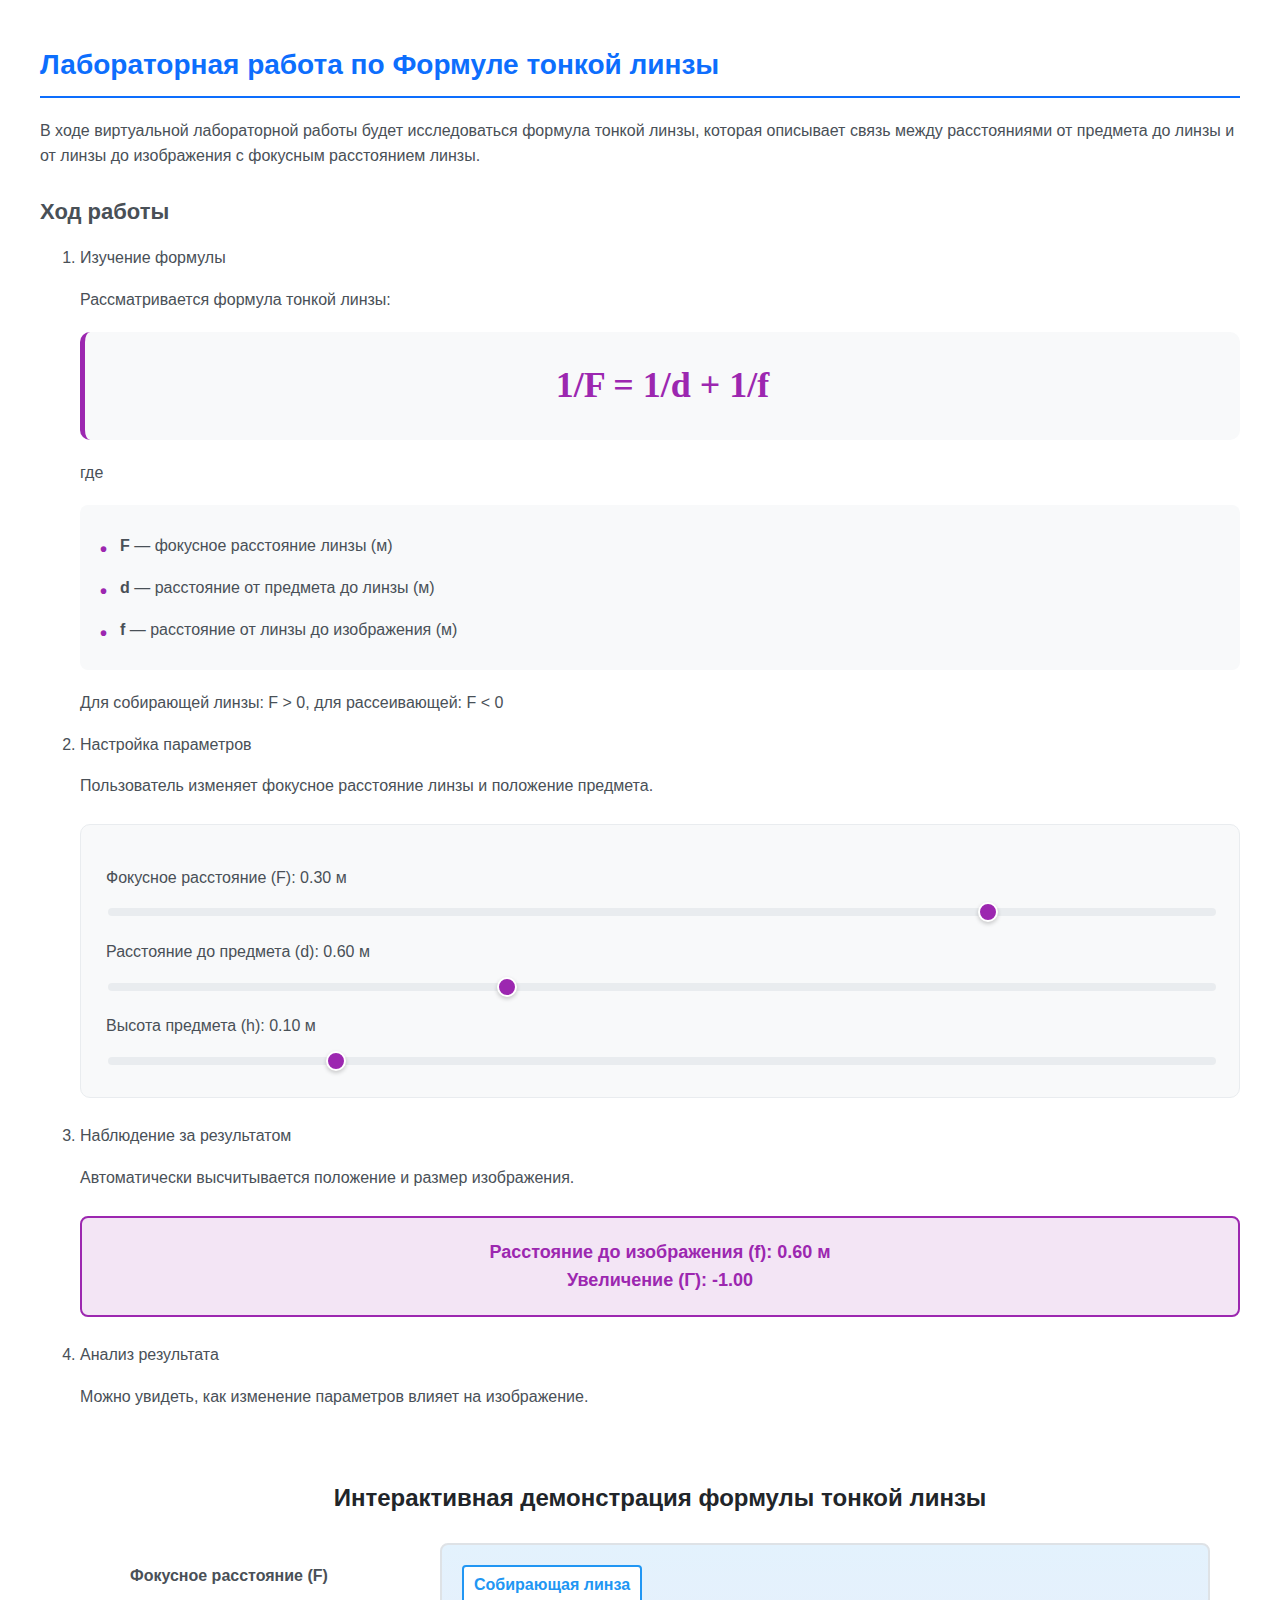
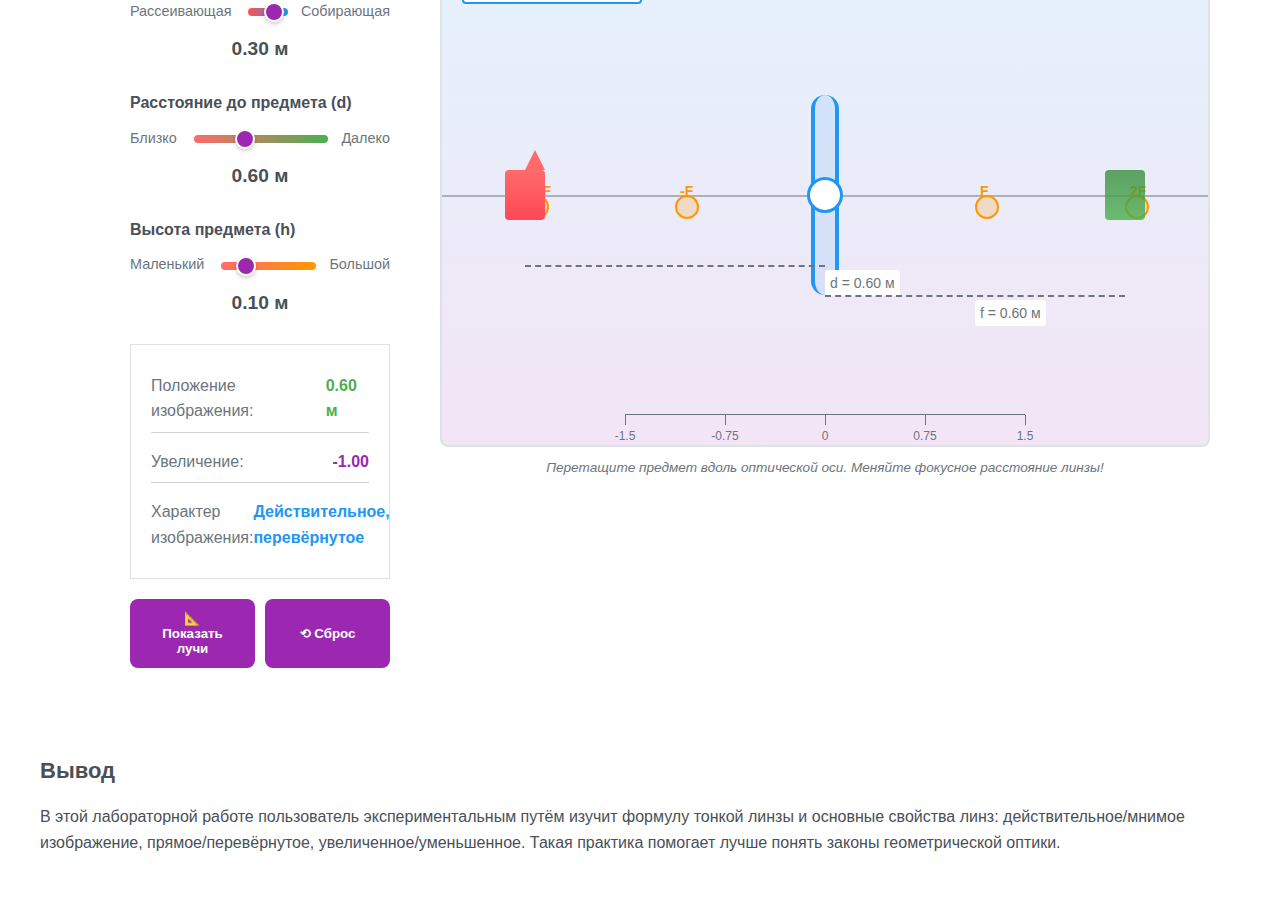
<file: lensformula.html>
<!DOCTYPE html>
<html lang="ru">
<head>
    <meta charset="UTF-8">
    <meta name="viewport" content="width=device-width, initial-scale=1.0">
    <style>
        body {
            font-family: Arial, sans-serif;
            margin: 0;
            padding: 0;
            background: white;
        }
        
        .lab-content {
            width: 1200px;
            margin: 0 auto;
            background: white;
            padding: 30px;
        }
        
        .text-lab-title {
            color: #0d6efd;
            font-size: 28px;
            margin-bottom: 20px;
            padding-bottom: 15px;
            border-bottom: 2px solid #0d6efd;
        }
        
        .text-lab-subtitle {
            color: #495057;
            font-size: 22px;
            margin-top: 30px;
            margin-bottom: 20px;
        }
        
        .text-lab-content {
            color: #495057;
            font-size: 16px;
            line-height: 1.6;
        }
        
        .formula {
            background: #f8f9fa;
            padding: 25px;
            border-radius: 10px;
            margin: 20px 0;
            text-align: center;
            border-left: 5px solid #9c27b0;
        }
        
        .formula-text {
            font-family: 'Times New Roman', serif;
            font-size: 36px;
            font-weight: bold;
            color: #9c27b0;
        }
        
        .definitions {
            background: #f8f9fa;
            padding: 20px 20px 20px 40px;
            border-radius: 8px;
            margin: 20px 0;
            list-style: none;
        }
        
        .definitions li {
            padding: 8px 0;
            color: #495057;
            font-size: 16px;
            position: relative;
        }
        
        .definitions li:before {
            content: "•";
            color: #9c27b0;
            font-weight: bold;
            font-size: 20px;
            position: absolute;
            left: -20px;
        }
        
        .slider-section {
            background: #f8f9fa;
            padding: 25px;
            border-radius: 10px;
            margin: 25px 0;
            border: 1px solid #e9ecef;
        }
        
        .slider-section p {
            margin: 15px 0 8px;
            color: #495057;
            font-size: 16px;
            font-weight: 500;
        }
        
        .result-box {
            background: #f3e5f5;
            padding: 20px;
            border-radius: 8px;
            margin: 25px 0;
            border: 2px solid #9c27b0;
            text-align: center;
            font-size: 18px;
            font-weight: bold;
        }
        
        .result-box p {
            margin: 0;
            color: #9c27b0;
        }
        
        input[type="range"] {
            width: 100%;
            height: 8px;
            border-radius: 4px;
            background: #e9ecef;
            outline: none;
            -webkit-appearance: none;
        }
        
        input[type="range"]::-webkit-slider-thumb {
            -webkit-appearance: none;
            width: 20px;
            height: 20px;
            border-radius: 50%;
            background: #9c27b0;
            cursor: pointer;
            border: 2px solid white;
            box-shadow: 0 2px 4px rgba(0,0,0,0.2);
        }
        
        .lens-interactive {
            margin: 40px 0;
            padding: 30px;
            background: white;
        }
        
        .interactive-grid {
            display: grid;
            grid-template-columns: 300px 1fr;
            gap: 30px;
        }
        
        .control-panel {
            background: white;
            padding: 20px;
        }
        
        .control-group {
            margin-bottom: 25px;
        }
        
        .control-label {
            font-weight: 600;
            color: #495057;
            margin-bottom: 10px;
            display: block;
        }
        
        .slider-labels {
            display: flex;
            align-items: center;
            gap: 15px;
            margin-bottom: 5px;
        }
        
        .slider-labels span {
            color: #6c757d;
            font-size: 0.9rem;
        }
        
        .slider-container {
            flex: 1;
            position: relative;
        }
        
        .value-display {
            text-align: center;
            font-size: 1.2rem;
            font-weight: bold;
            color: #495057;
            margin-top: 10px;
        }
        
        .stats-panel {
            background: white;
            padding: 20px;
            border: 1px solid #dee2e6;
        }
        
        .stat-item {
            display: flex;
            justify-content: space-between;
            margin-bottom: 8px;
            padding: 8px 0;
            border-bottom: 1px solid #ced4da;
        }
        
        .stat-item:last-child {
            border-bottom: none;
            margin-bottom: 0;
        }
        
        .stat-label {
            color: #6c757d;
        }
        
        .stat-value {
            font-weight: bold;
            color: #495057;
        }
        
        button {
            padding: 12px 24px;
            background: #9c27b0;
            color: white;
            border: none;
            border-radius: 8px;
            cursor: pointer;
            font-weight: 600;
            transition: all 0.2s;
            flex: 1;
        }
        
        button:hover {
            background: #7b1fa2;
            transform: translateY(-2px);
        }
        
        .visualization-container {
            position: relative;
            height: 500px;
            background: linear-gradient(to bottom, #e3f2fd, #f3e5f5);
            border: 2px solid #dee2e6;
            overflow: hidden;
            border-radius: 8px;
        }
        
        .optical-axis {
            position: absolute;
            top: 250px;
            left: 0;
            right: 0;
            height: 2px;
            background: #6c757d;
            opacity: 0.5;
        }
        
        .lens {
            position: absolute;
            top: 150px;
            left: 50%;
            transform: translateX(-50%);
            width: 20px;
            height: 200px;
            border-left: 4px solid #2196f3;
            border-right: 4px solid #2196f3;
            border-radius: 100px;
            background: rgba(33, 150, 243, 0.1);
        }
        
        .lens-center {
            position: absolute;
            top: 250px;
            left: 50%;
            transform: translate(-50%, -50%);
            width: 30px;
            height: 30px;
            border: 3px solid #2196f3;
            border-radius: 50%;
            background: white;
        }
        
        .object {
            position: absolute;
            width: 40px;
            height: 120px;
            background: linear-gradient(to bottom, #ff6b6b, #ff4757);
            border-radius: 4px;
            cursor: move;
        }
        
        .object-arrow {
            position: absolute;
            top: -20px;
            left: 20px;
            width: 0;
            height: 0;
            border-left: 10px solid transparent;
            border-right: 10px solid transparent;
            border-bottom: 20px solid #ff6b6b;
        }
        
        .image {
            position: absolute;
            width: 40px;
            height: 120px;
            background: linear-gradient(to bottom, #4caf50, #388e3c);
            border-radius: 4px;
            opacity: 0.8;
        }
        
        .image-arrow {
            position: absolute;
            top: -20px;
            left: 20px;
            width: 0;
            height: 0;
            border-left: 10px solid transparent;
            border-right: 10px solid transparent;
            border-bottom: 20px solid #4caf50;
        }
        
        .focal-point {
            position: absolute;
            top: 250px;
            width: 20px;
            height: 20px;
            border: 2px solid #ff9800;
            border-radius: 50%;
            background: rgba(255, 152, 0, 0.2);
        }
        
        .focal-label {
            position: absolute;
            color: #ff9800;
            font-weight: bold;
            font-size: 14px;
        }
        
        .ray {
            position: absolute;
            height: 2px;
            background: #ff9800;
            transform-origin: left center;
            opacity: 0.7;
        }
        
        .ray::after {
            content: '→';
            position: absolute;
            right: -10px;
            top: -8px;
            color: #ff9800;
            font-size: 16px;
        }
        
        .distance-line {
            position: absolute;
            height: 1px;
            border-top: 2px dashed #6c757d;
        }
        
        .distance-label {
            position: absolute;
            color: #6c757d;
            font-size: 14px;
            background: white;
            padding: 2px 5px;
            border-radius: 3px;
        }
        
        .scale {
            position: absolute;
            bottom: 10px;
            left: 50%;
            transform: translateX(-50%);
            width: 400px;
            height: 20px;
            border-top: 1px solid #6c757d;
        }
        
        .scale-mark {
            position: absolute;
            top: 0;
            width: 1px;
            height: 10px;
            background: #6c757d;
        }
        
        .scale-number {
            position: absolute;
            top: 12px;
            font-size: 12px;
            color: #6c757d;
            transform: translateX(-50%);
        }
        
        .lens-type {
            position: absolute;
            top: 20px;
            left: 20px;
            font-weight: bold;
            color: #2196f3;
            background: white;
            padding: 5px 10px;
            border-radius: 4px;
            border: 2px solid #2196f3;
        }
    </style>
</head>
<body>
    <div class="lab-content">
        <h1 class="text-lab-title">Лабораторная работа по Формуле тонкой линзы</h1>

        <p class="text-lab-content">В ходе виртуальной лабораторной работы будет исследоваться формула тонкой линзы, которая описывает связь между расстояниями от предмета до линзы и от линзы до изображения с фокусным расстоянием линзы.</p>

        <h2 class="text-lab-subtitle">Ход работы</h2>

        <ol class="text-lab-content">
            <li>Изучение формулы
                <p>Рассматривается формула тонкой линзы:</p>
                <div class="formula">
                    <span class="formula-text">1/F = 1/d + 1/f</span>
                </div>
                <p>где</p>
                <ul class="definitions">
                    <li><b>F</b> — фокусное расстояние линзы (м)</li>
                    <li><b>d</b> — расстояние от предмета до линзы (м)</li>
                    <li><b>f</b> — расстояние от линзы до изображения (м)</li>
                </ul>
                <p>Для собирающей линзы: F > 0, для рассеивающей: F < 0</p>
            </li>
            <li>Настройка параметров
                <p>Пользователь изменяет фокусное расстояние линзы и положение предмета.</p>
                <div class="slider-section">
                    <p>Фокусное расстояние (F): <span id="focal-value">0.3</span> м</p>
                    <input type="range" min="-0.5" max="0.5" step="0.05" value="0.3" id="focal-slider">
                    
                    <p>Расстояние до предмета (d): <span id="object-distance-value">0.6</span> м</p>
                    <input type="range" min="0.1" max="1.5" step="0.05" value="0.6" id="object-distance-slider">
                    
                    <p>Высота предмета (h): <span id="object-height-value">0.1</span> м</p>
                    <input type="range" min="0.05" max="0.3" step="0.01" value="0.1" id="object-height-slider">
                </div>
            </li>
            <li>Наблюдение за результатом
                <p>Автоматически высчитывается положение и размер изображения.</p>
                <div class="result-box">
                    <p>Расстояние до изображения (f): <span id="image-distance-value">0.60</span> м</p>
                    <p>Увеличение (Γ): <span id="magnification-value">1.00</span></p>
                </div>
            </li>
            <li>Анализ результата
                <p>Можно увидеть, как изменение параметров влияет на изображение.</p>

                <div class="lens-interactive">
                    <h3 style="margin-top: 0; color: #212529; font-size: 1.5rem; text-align: center; margin-bottom: 25px;">
                        Интерактивная демонстрация формулы тонкой линзы
                    </h3>
                   
                    <div class="interactive-grid">
                        <div class="control-panel">
                            <div class="control-group">
                                <div class="control-label">Фокусное расстояние (F)</div>
                                <div class="slider-labels">
                                    <span>Рассеивающая</span>
                                    <div class="slider-container">
                                        <input type="range" style="background: linear-gradient(to right, #ff5252, #2196f3);" min="-0.5" max="0.5" step="0.05" value="0.3" id="interactive-focal">
                                    </div>
                                    <span>Собирающая</span>
                                </div>
                                <div class="value-display">
                                    <span id="interactive-focal-value">0.30</span> м
                                </div>
                            </div>
                           
                            <div class="control-group">
                                <div class="control-label">Расстояние до предмета (d)</div>
                                <div class="slider-labels">
                                    <span>Близко</span>
                                    <div class="slider-container">
                                        <input type="range" style="background: linear-gradient(to right, #ff6b6b, #4caf50);" min="0.1" max="1.5" step="0.05" value="0.6" id="interactive-object-distance">
                                    </div>
                                    <span>Далеко</span>
                                </div>
                                <div class="value-display">
                                    <span id="interactive-object-distance-value">0.60</span> м
                                </div>
                            </div>
                           
                            <div class="control-group">
                                <div class="control-label">Высота предмета (h)</div>
                                <div class="slider-labels">
                                    <span>Маленький</span>
                                    <div class="slider-container">
                                        <input type="range" style="background: linear-gradient(to right, #ff6b6b, #ff9800);" min="0.05" max="0.3" step="0.01" value="0.1" id="interactive-object-height">
                                    </div>
                                    <span>Большой</span>
                                </div>
                                <div class="value-display">
                                    <span id="interactive-object-height-value">0.10</span> м
                                </div>
                            </div>
                           
                            <div class="stats-panel">
                                <div class="stat-item">
                                    <span class="stat-label">Положение изображения:</span>
                                    <span class="stat-value" style="color: #4caf50;" id="interactive-image-position">0.60 м</span>
                                </div>
                                <div class="stat-item">
                                    <span class="stat-label">Увеличение:</span>
                                    <span class="stat-value" style="color: #9c27b0;" id="interactive-magnification">1.00</span>
                                </div>
                                <div class="stat-item">
                                    <span class="stat-label">Характер изображения:</span>
                                    <span class="stat-value" style="color: #2196f3;" id="interactive-image-type">Действительное</span>
                                </div>
                            </div>
                            
                            <div style="display: flex; gap: 10px; margin-top: 20px;">
                                <button id="show-rays-btn">
                                    📐 Показать лучи
                                </button>
                                <button id="reset-btn">
                                    ⟲ Сброс
                                </button>
                            </div>
                        </div>
                        
                        <div>
                            <div class="visualization-container" id="visualization">
                                <div class="optical-axis"></div>
                                <div class="lens"></div>
                                <div class="lens-center"></div>
                                
                                <div class="focal-point" id="focal-point-f" style="left: calc(50% + 150px);"></div>
                                <div class="focal-label" style="left: calc(50% + 155px); top: 235px;">F</div>
                                
                                <div class="focal-point" id="focal-point-2f" style="left: calc(50% + 300px);"></div>
                                <div class="focal-label" style="left: calc(50% + 305px); top: 235px;">2F</div>
                                
                                <div class="focal-point" id="focal-point-minus-f" style="left: calc(50% - 150px);"></div>
                                <div class="focal-label" style="left: calc(50% - 145px); top: 235px;">-F</div>
                                
                                <div class="focal-point" id="focal-point-minus-2f" style="left: calc(50% - 300px);"></div>
                                <div class="focal-label" style="left: calc(50% - 295px); top: 235px;">-2F</div>
                                
                                <div class="object" id="object" style="left: calc(50% - 300px); top: 190px;">
                                    <div class="object-arrow"></div>
                                </div>
                                
                                <div class="image" id="image" style="left: calc(50% + 300px); top: 190px;">
                                    <div class="image-arrow"></div>
                                </div>
                                
                                <div class="lens-type" id="lens-type">
                                    Собирающая линза
                                </div>
                                
                                <div class="ray" id="ray-parallel" style="display: none;"></div>
                                <div class="ray" id="ray-focal" style="display: none;"></div>
                                <div class="ray" id="ray-central" style="display: none;"></div>
                                
                                <div class="distance-line" id="distance-object" style="top: 320px; left: calc(50% - 300px); width: 300px;"></div>
                                <div class="distance-label" style="top: 325px; left: 50%;">d = 0.60 м</div>
                                
                                <div class="distance-line" id="distance-image" style="top: 350px; left: 50%; width: 300px;"></div>
                                <div class="distance-label" style="top: 355px; left: calc(50% + 150px);">f = 0.60 м</div>
                                
                                <div class="scale">
                                    <div class="scale-mark" style="left: 0;"></div>
                                    <div class="scale-number" style="left: 0;">-1.5</div>
                                    
                                    <div class="scale-mark" style="left: 25%;"></div>
                                    <div class="scale-number" style="left: 25%;">-0.75</div>
                                    
                                    <div class="scale-mark" style="left: 50%;"></div>
                                    <div class="scale-number" style="left: 50%;">0</div>
                                    
                                    <div class="scale-mark" style="left: 75%;"></div>
                                    <div class="scale-number" style="left: 75%;">0.75</div>
                                    
                                    <div class="scale-mark" style="left: 100%;"></div>
                                    <div class="scale-number" style="left: 100%;">1.5</div>
                                </div>
                            </div>
                            
                            <div style="text-align: center; color: #6c757d; font-size: 0.85rem; margin-top: 10px;">
                                <em>Перетащите предмет вдоль оптической оси. Меняйте фокусное расстояние линзы!</em>
                            </div>
                        </div>
                    </div>
                </div>
            </li>
        </ol>

        <h2 class="text-lab-subtitle">Вывод</h2>

        <p class="text-lab-content">В этой лабораторной работе пользователь экспериментальным путём изучит формулу тонкой линзы и основные свойства линз: действительное/мнимое изображение, прямое/перевёрнутое, увеличенное/уменьшенное. Такая практика помогает лучше понять законы геометрической оптики.</p>
    </div>

    <script src="https://code.jquery.com/jquery-3.6.0.min.js"></script>
    <script>
        $(function() {
            let focalLength = 0.3;
            let objectDistance = 0.6;
            let objectHeight = 0.1;
            let imageDistance = 0;
            let magnification = 0;
            let showRays = false;
            let isDragging = false;

            const SCALE = 500;
            
            updateValues();
            makeObjectDraggable();
            
            function updateValues() {
                focalLength = parseFloat($('#focal-slider').val());
                objectDistance = parseFloat($('#object-distance-slider').val());
                objectHeight = parseFloat($('#object-height-slider').val());
                
                // Формула тонкой линзы: 1/F = 1/d + 1/f
                if (focalLength !== 0 && objectDistance !== 0) {
                    imageDistance = 1 / (1/focalLength - 1/objectDistance);
                    magnification = -imageDistance / objectDistance;
                } else {
                    imageDistance = 0;
                    magnification = 0;
                }
                
                $('#focal-value').text(focalLength.toFixed(2));
                $('#object-distance-value').text(objectDistance.toFixed(2));
                $('#object-height-value').text(objectHeight.toFixed(2));
                $('#image-distance-value').text(imageDistance.toFixed(2));
                $('#magnification-value').text(magnification.toFixed(2));
                
                $('#interactive-focal').val(focalLength);
                $('#interactive-object-distance').val(objectDistance);
                $('#interactive-object-height').val(objectHeight);
                
                updateInteractiveValues();
            }
            
            function updateInteractiveValues() {
                focalLength = parseFloat($('#interactive-focal').val());
                objectDistance = parseFloat($('#interactive-object-distance').val());
                objectHeight = parseFloat($('#interactive-object-height').val());
                
                // Формула тонкой линзы
                if (focalLength !== 0 && objectDistance !== 0) {
                    imageDistance = 1 / (1/focalLength - 1/objectDistance);
                    magnification = -imageDistance / objectDistance;
                } else {
                    imageDistance = 0;
                    magnification = 0;
                }
                
                $('#interactive-focal-value').text(focalLength.toFixed(2));
                $('#interactive-object-distance-value').text(objectDistance.toFixed(2));
                $('#interactive-object-height-value').text(objectHeight.toFixed(2));
                $('#interactive-image-position').text(imageDistance.toFixed(2) + ' м');
                $('#interactive-magnification').text(magnification.toFixed(2));

                let imageType = '';
                let imageCharacter = '';
                
                if (focalLength > 0) { // Собирающая линза
                    if (objectDistance > focalLength) {
                        imageType = 'Действительное';
                        imageCharacter = 'перевёрнутое';
                    } else if (objectDistance < focalLength) {
                        imageType = 'Мнимое';
                        imageCharacter = 'прямое';
                    } else {
                        imageType = 'В фокусе';
                        imageCharacter = 'на ∞';
                    }
                } else { // Рассеивающая линза
                    imageType = 'Мнимое';
                    imageCharacter = 'прямое';
                }
                
                $('#interactive-image-type').text(`${imageType}, ${imageCharacter}`);
                
                $('#focal-slider').val(focalLength);
                $('#object-distance-slider').val(objectDistance);
                $('#object-height-slider').val(objectHeight);
                $('#focal-value').text(focalLength.toFixed(2));
                $('#object-distance-value').text(objectDistance.toFixed(2));
                $('#object-height-value').text(objectHeight.toFixed(2));
                $('#image-distance-value').text(imageDistance.toFixed(2));
                $('#magnification-value').text(magnification.toFixed(2));
                
                updateVisualization();
            }
            
            function updateVisualization() {
                const centerX = $('#visualization').width() / 2;
                const centerY = 250;
                
                // Тип линзы
                if (focalLength > 0) {
                    $('#lens-type').text('Собирающая линза').css({
                        color: '#2196f3',
                        borderColor: '#2196f3'
                    });
                } else {
                    $('#lens-type').text('Рассеивающая линза').css({
                        color: '#ff5252',
                        borderColor: '#ff5252'
                    });
                }
                
                // Позиция предмета (слева от линзы)
                const objectLeft = centerX - (objectDistance * SCALE);
                const objectHeightPx = objectHeight * SCALE;
                
                $('#object').css({
                    left: (objectLeft - 20) + 'px',
                    top: (centerY - objectHeightPx/2) + 'px',
                    height: objectHeightPx + 'px'
                });
                
                // Позиция изображения (справа от линзы для действительного, слева для мнимого)
                let imageLeft, imageHeightPx;
                
                if (imageDistance > 0) {
                    imageLeft = centerX + (imageDistance * SCALE);
                    imageHeightPx = Math.abs(magnification) * objectHeightPx;
                    
                    $('#image').css({
                        left: (imageLeft - 20) + 'px',
                        top: (centerY - imageHeightPx/2) + 'px',
                        height: imageHeightPx + 'px',
                        background: magnification > 0 ? 
                            'linear-gradient(to bottom, #4caf50, #388e3c)' : 
                            'linear-gradient(to top, #4caf50, #388e3c)' 
                    });
                    
                    if (magnification > 0) {
                        $('#image .image-arrow').css({
                            borderBottomColor: '#4caf50',
                            borderTop: 'none'
                        });
                    } else {
                        $('#image .image-arrow').css({
                            borderTopColor: '#4caf50',
                            borderBottom: 'none',
                            top: imageHeightPx + 'px'
                        });
                    }
                    
                    $('#image').show();
                } else if (imageDistance < 0) { 
                    imageLeft = centerX + (imageDistance * SCALE);
                    imageHeightPx = Math.abs(magnification) * objectHeightPx;
                    
                    $('#image').css({
                        left: (imageLeft - 20) + 'px',
                        top: (centerY - imageHeightPx/2) + 'px',
                        height: imageHeightPx + 'px',
                        background: 'linear-gradient(to bottom, #ff9800, #f57c00)'
                    });
                    
                    $('#image').show();
                } else {
                    $('#image').hide();
                }
                
                const focalPx = Math.abs(focalLength) * SCALE;
                
                $('#focal-point-f').css('left', (centerX + focalPx) + 'px');
                $('#focal-label-f').css('left', (centerX + focalPx + 5) + 'px');
                
                $('#focal-point-2f').css('left', (centerX + 2*focalPx) + 'px');
                $('#focal-label-2f').css('left', (centerX + 2*focalPx + 5) + 'px');
                
                $('#focal-point-minus-f').css('left', (centerX - focalPx) + 'px');
                $('#focal-label-minus-f').css('left', (centerX - focalPx + 5) + 'px');
                
                $('#focal-point-minus-2f').css('left', (centerX - 2*focalPx) + 'px');
                $('#focal-label-minus-2f').css('left', (centerX - 2*focalPx + 5) + 'px');
                
                $('#distance-object').css({
                    left: objectLeft + 'px',
                    width: Math.abs(centerX - objectLeft) + 'px'
                });
                
                $('#distance-image').css({
                    left: centerX + 'px',
                    width: Math.abs(imageLeft - centerX) + 'px',
                    display: Math.abs(imageDistance) > 0.1 ? 'block' : 'none'
                });
                
                $('.distance-label').eq(0).text(`d = ${objectDistance.toFixed(2)} м`);
                $('.distance-label').eq(1).text(`f = ${Math.abs(imageDistance).toFixed(2)} м`);
                

                if (showRays) {
                    drawRays();
                }
            }
            
            function drawRays() {
                const centerX = $('#visualization').width() / 2;
                const centerY = 250;
                const objectLeft = centerX - (objectDistance * SCALE);
                const objectHeightPx = objectHeight * SCALE;
                const objectTop = centerY - objectHeightPx/2;
                const focalPx = focalLength * SCALE;
                
                if (focalLength > 0 && objectDistance > focalLength) {
                    $('#ray-parallel').css({
                        left: objectLeft + 'px',
                        top: objectTop + 'px',
                        width: (centerX - objectLeft) + 'px',
                        transform: 'rotate(0deg)'
                    }).show();
                    
                    $('#ray-focal').css({
                        left: centerX + 'px',
                        top: objectTop + 'px',
                        width: (imageDistance * SCALE) + 'px',
                        transform: `rotate(${Math.atan2(objectTop - centerY, imageDistance * SCALE) * 180 / Math.PI}deg)`
                    }).show();
                } else {
                    $('#ray-parallel').hide();
                    $('#ray-focal').hide();
                }
                
                $('#ray-central').css({
                    left: objectLeft + 'px',
                    top: objectTop + 'px',
                    width: Math.sqrt(Math.pow(centerX + imageDistance * SCALE - objectLeft, 2) + 
                                    Math.pow(250 - objectTop, 2)) + 'px',
                    transform: `rotate(${Math.atan2(250 - objectTop, centerX + imageDistance * SCALE - objectLeft) * 180 / Math.PI}deg)`
                }).show();
            }
            
            function makeObjectDraggable() {
                let startX = 0;
                let startLeft = 0;
                
                $('#object').on('mousedown', function(e) {
                    e.preventDefault();
                    isDragging = true;
                    
                    startX = e.clientX;
                    startLeft = parseInt($(this).css('left')) || 200;
                    
                    $(this).css('cursor', 'grabbing');
                    
                    $(document).on('mousemove', function(e) {
                        if (!isDragging) return;
                        
                        const deltaX = e.clientX - startX;
                        let newLeft = startLeft + deltaX;
                        
                        const centerX = $('#visualization').width() / 2;
                        newLeft = Math.max(50, Math.min(newLeft, centerX - 100));
                        
                        $('#object').css('left', newLeft + 'px');
                        
                        const newDistance = (centerX - newLeft - 20) / SCALE;
                        objectDistance = Math.max(0.1, Math.min(1.5, newDistance));
                        
                        $('#interactive-object-distance').val(objectDistance);
                        updateInteractiveValues();
                    });
                    
                    $(document).on('mouseup', function() {
                        if (!isDragging) return;
                        
                        isDragging = false;
                        $('#object').css('cursor', 'move');
                        
                        $(document).off('mousemove');
                        $(document).off('mouseup');
                    });
                });
            }

            $('#focal-slider, #object-distance-slider, #object-height-slider').on('input', updateValues);
            $('#interactive-focal, #interactive-object-distance, #interactive-object-height').on('input', updateInteractiveValues);
            
            $('#show-rays-btn').click(function() {
                showRays = !showRays;
                $(this).text(showRays ? '📐 Скрыть лучи' : '📐 Показать лучи');
                updateVisualization();
            });
            
            $('#reset-btn').click(function() {
                focalLength = 0.3;
                objectDistance = 0.6;
                objectHeight = 0.1;
                
                $('#interactive-focal').val(focalLength);
                $('#interactive-object-distance').val(objectDistance);
                $('#interactive-object-height').val(objectHeight);
                
                updateInteractiveValues();
            });
        });
    </script>
</body>
</html>
</file>
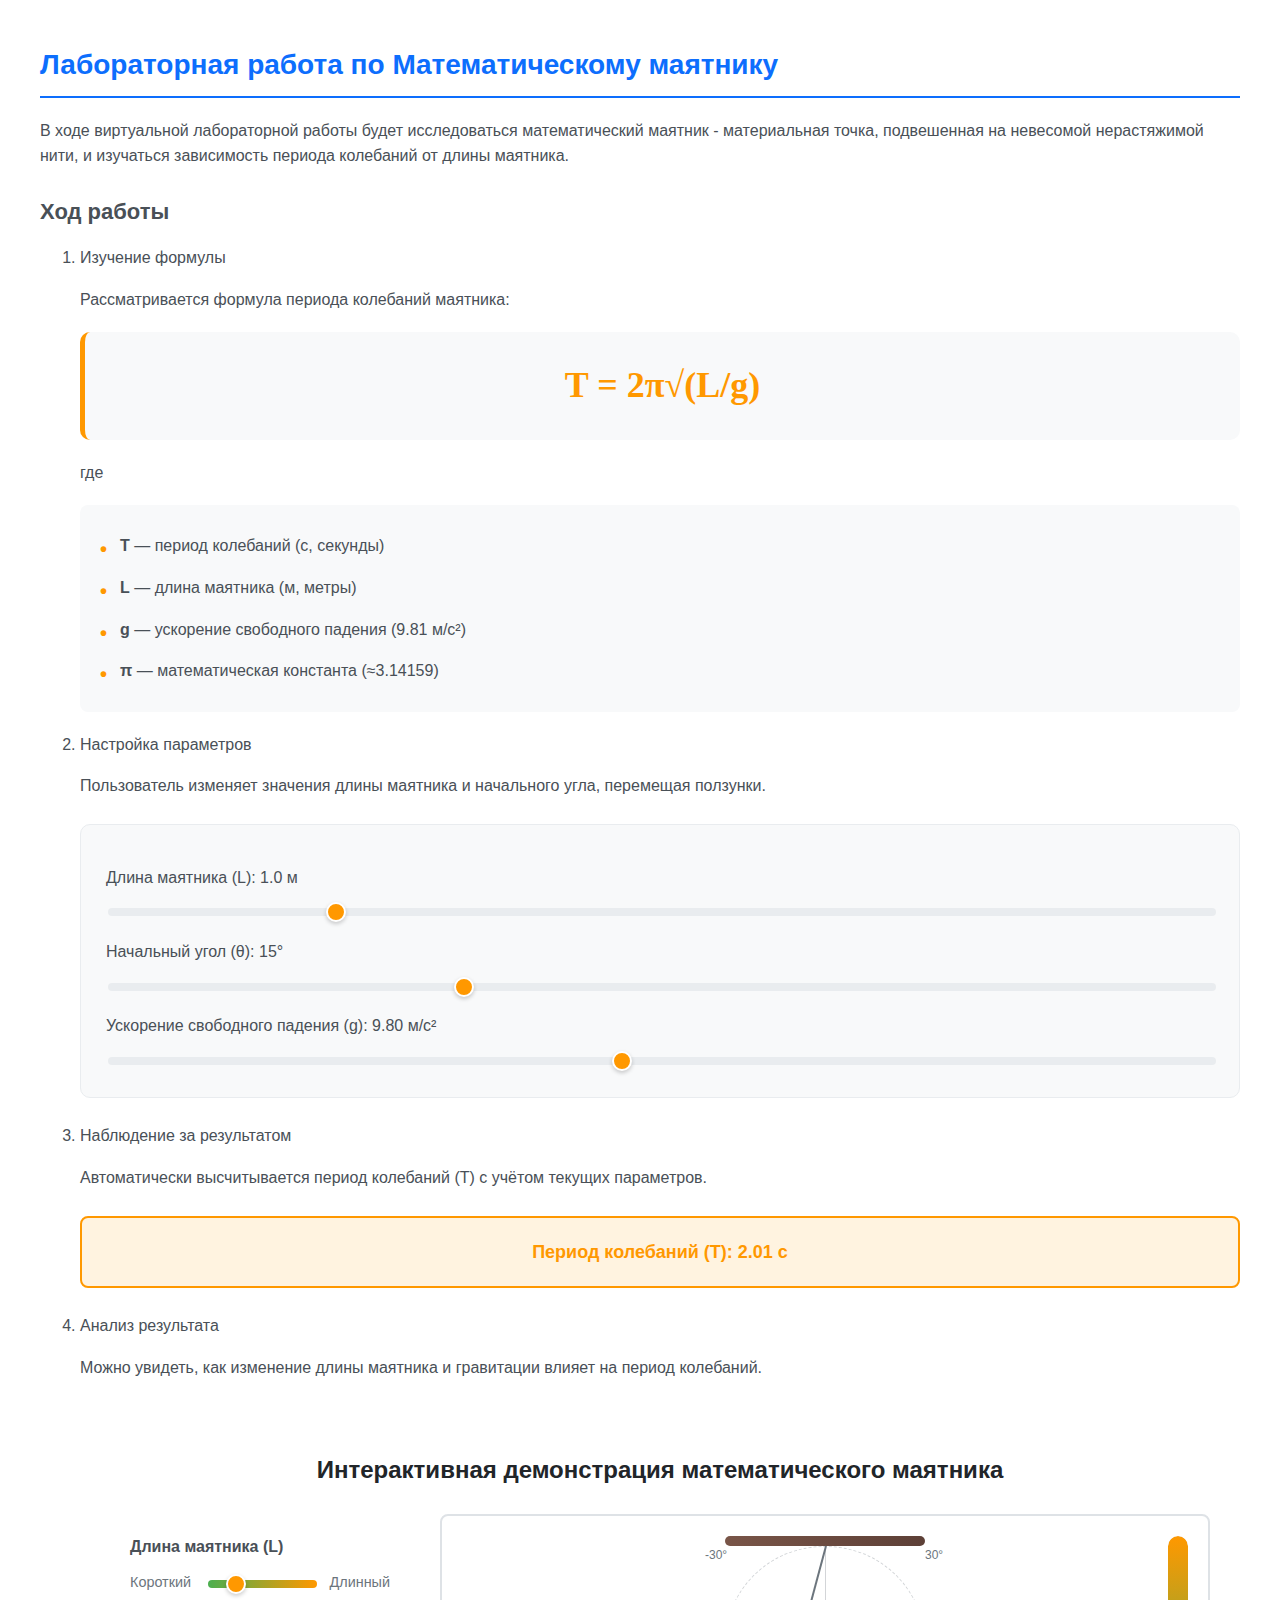
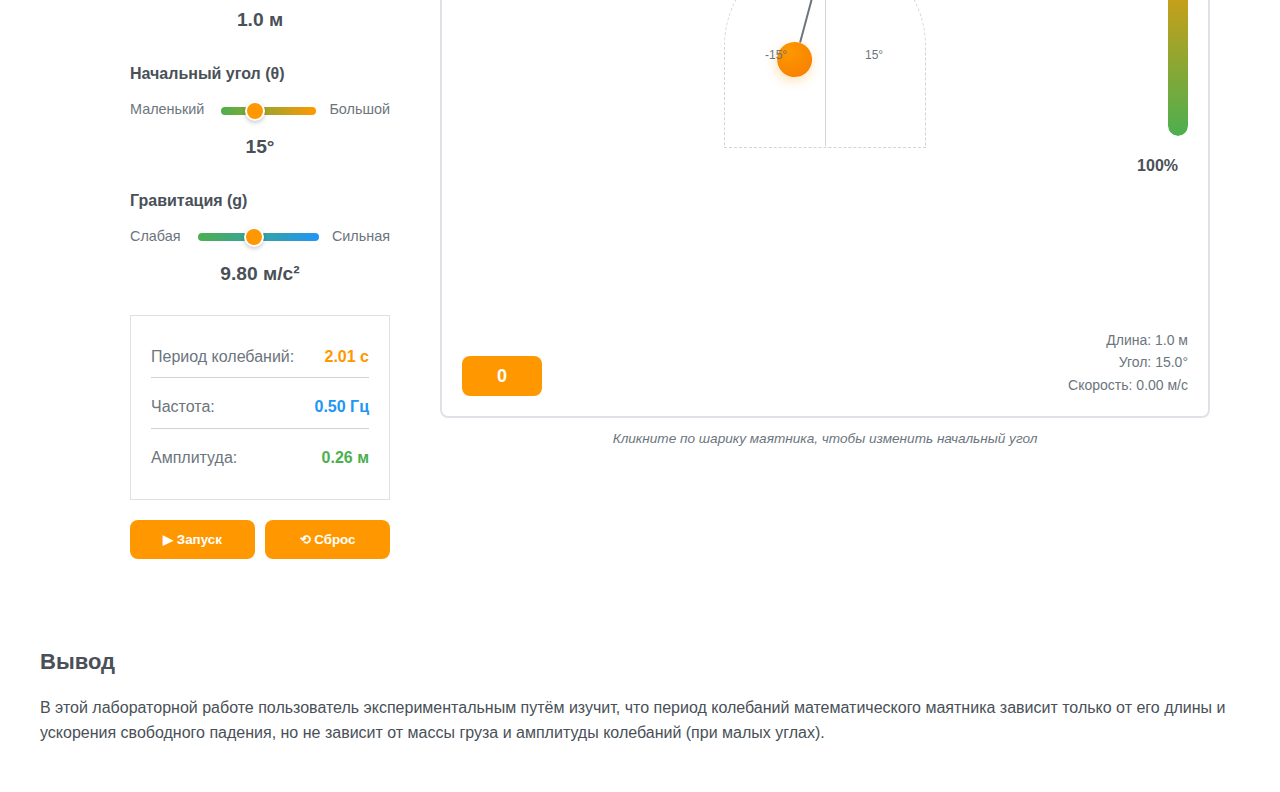
<file: mathpendulum.html>
<!DOCTYPE html>
<html lang="ru">
<head>
    <meta charset="UTF-8">
    <meta name="viewport" content="width=device-width, initial-scale=1.0">
    <style>
        body {
            font-family: Arial, sans-serif;
            margin: 0;
            padding: 0;
            background: white;
        }
        
        .lab-content {
            width: 1200px;
            margin: 0 auto;
            background: white;
            padding: 30px;
        }
        
        .text-lab-title {
            color: #0d6efd;
            font-size: 28px;
            margin-bottom: 20px;
            padding-bottom: 15px;
            border-bottom: 2px solid #0d6efd;
        }
        
        .text-lab-subtitle {
            color: #495057;
            font-size: 22px;
            margin-top: 30px;
            margin-bottom: 20px;
        }
        
        .text-lab-content {
            color: #495057;
            font-size: 16px;
            line-height: 1.6;
        }
        
        .formula {
            background: #f8f9fa;
            padding: 25px;
            border-radius: 10px;
            margin: 20px 0;
            text-align: center;
            border-left: 5px solid #ff9800;
        }
        
        .formula-text {
            font-family: 'Times New Roman', serif;
            font-size: 36px;
            font-weight: bold;
            color: #ff9800;
        }
        
        .definitions {
            background: #f8f9fa;
            padding: 20px 20px 20px 40px;
            border-radius: 8px;
            margin: 20px 0;
            list-style: none;
        }
        
        .definitions li {
            padding: 8px 0;
            color: #495057;
            font-size: 16px;
            position: relative;
        }
        
        .definitions li:before {
            content: "•";
            color: #ff9800;
            font-weight: bold;
            font-size: 20px;
            position: absolute;
            left: -20px;
        }
        
        .slider-section {
            background: #f8f9fa;
            padding: 25px;
            border-radius: 10px;
            margin: 25px 0;
            border: 1px solid #e9ecef;
        }
        
        .slider-section p {
            margin: 15px 0 8px;
            color: #495057;
            font-size: 16px;
            font-weight: 500;
        }
        
        .result-box {
            background: #fff3e0;
            padding: 20px;
            border-radius: 8px;
            margin: 25px 0;
            border: 2px solid #ff9800;
            text-align: center;
            font-size: 18px;
            font-weight: bold;
        }
        
        .result-box p {
            margin: 0;
            color: #ff9800;
        }
        
        input[type="range"] {
            width: 100%;
            height: 8px;
            border-radius: 4px;
            background: #e9ecef;
            outline: none;
            -webkit-appearance: none;
        }
        
        input[type="range"]::-webkit-slider-thumb {
            -webkit-appearance: none;
            width: 20px;
            height: 20px;
            border-radius: 50%;
            background: #ff9800;
            cursor: pointer;
            border: 2px solid white;
            box-shadow: 0 2px 4px rgba(0,0,0,0.2);
        }
        
        .pendulum-interactive {
            margin: 40px 0;
            padding: 30px;
            background: white;
        }
        
        .interactive-grid {
            display: grid;
            grid-template-columns: 300px 1fr;
            gap: 30px;
        }
        
        .control-panel {
            background: white;
            padding: 20px;
        }
        
        .control-group {
            margin-bottom: 25px;
        }
        
        .control-label {
            font-weight: 600;
            color: #495057;
            margin-bottom: 10px;
            display: block;
        }
        
        .slider-labels {
            display: flex;
            align-items: center;
            gap: 15px;
            margin-bottom: 5px;
        }
        
        .slider-labels span {
            color: #6c757d;
            font-size: 0.9rem;
        }
        
        .slider-container {
            flex: 1;
            position: relative;
        }
        
        .value-display {
            text-align: center;
            font-size: 1.2rem;
            font-weight: bold;
            color: #495057;
            margin-top: 10px;
        }
        
        .stats-panel {
            background: white;
            padding: 20px;
            border: 1px solid #dee2e6;
        }
        
        .stat-item {
            display: flex;
            justify-content: space-between;
            margin-bottom: 8px;
            padding: 8px 0;
            border-bottom: 1px solid #ced4da;
        }
        
        .stat-item:last-child {
            border-bottom: none;
            margin-bottom: 0;
        }
        
        .stat-label {
            color: #6c757d;
        }
        
        .stat-value {
            font-weight: bold;
            color: #495057;
        }
        
        button {
            padding: 12px 24px;
            background: #ff9800;
            color: white;
            border: none;
            border-radius: 8px;
            cursor: pointer;
            font-weight: 600;
            transition: all 0.2s;
            flex: 1;
        }
        
        button:hover {
            background: #f57c00;
            transform: translateY(-2px);
        }
        
        .visualization-container {
            position: relative;
            height: 500px;
            background: white;
            border: 2px solid #dee2e6;
            overflow: hidden;
            border-radius: 8px;
        }
        
        .pendulum-ceiling {
            position: absolute;
            top: 20px;
            left: 50%;
            transform: translateX(-50%);
            width: 200px;
            height: 10px;
            background: linear-gradient(to right, #795548, #5d4037);
            border-radius: 5px;
        }
        
        .pendulum-string {
            position: absolute;
            top: 30px;
            left: 50%;
            transform-origin: top center;
            background: #6c757d;
            width: 2px;
        }
        
        .pendulum-bob {
            position: absolute;
            border-radius: 50%;
            background: radial-gradient(circle at 30% 30%, #ff9800, #f57c00);
            box-shadow: 0 4px 12px rgba(255, 152, 0, 0.3);
        }
        
        .amplitude-scale {
            position: absolute;
            top: 30px;
            left: 50%;
            width: 200px;
            height: 200px;
            border: 1px dashed rgba(108, 117, 125, 0.3);
            border-radius: 100px 100px 0 0;
            transform: translateX(-50%);
            pointer-events: none;
        }
        
        .angle-scale {
            position: absolute;
            top: 30px;
            left: 50%;
            width: 1px;
            height: 200px;
            background: rgba(108, 117, 125, 0.3);
            transform-origin: top center;
        }
        
        .scale-number {
            position: absolute;
            color: #6c757d;
            font-size: 12px;
        }
        
        .period-counter {
            position: absolute;
            bottom: 20px;
            left: 20px;
            width: 80px;
            height: 40px;
            background: #ff9800;
            color: white;
            border-radius: 8px;
            display: flex;
            align-items: center;
            justify-content: center;
            font-weight: bold;
            font-size: 18px;
        }
        
        .energy-gauge {
            position: absolute;
            right: 20px;
            top: 20px;
            width: 20px;
            height: 200px;
            background: #e9ecef;
            border-radius: 10px;
            overflow: hidden;
        }
        
        .energy-bar {
            position: absolute;
            bottom: 0;
            left: 0;
            right: 0;
            background: linear-gradient(to top, #4caf50, #ff9800);
            border-radius: 10px;
            transition: height 0.3s ease;
        }
        
        .energy-label {
            position: absolute;
            right: 30px;
            top: 50%;
            transform: translateY(-50%);
            font-weight: bold;
            color: #495057;
        }
        
        .pendulum-info {
            position: absolute;
            bottom: 20px;
            right: 20px;
            text-align: right;
            color: #6c757d;
            font-size: 14px;
        }
        
        .trajectory-dot {
            position: absolute;
            width: 4px;
            height: 4px;
            border-radius: 50%;
            background: rgba(255, 152, 0, 0.5);
            pointer-events: none;
        }
    </style>
</head>
<body>
    <div class="lab-content">
        <h1 class="text-lab-title">Лабораторная работа по Математическому маятнику</h1>

        <p class="text-lab-content">В ходе виртуальной лабораторной работы будет исследоваться математический маятник - материальная точка, подвешенная на невесомой нерастяжимой нити, и изучаться зависимость периода колебаний от длины маятника.</p>

        <h2 class="text-lab-subtitle">Ход работы</h2>

        <ol class="text-lab-content">
            <li>Изучение формулы
                <p>Рассматривается формула периода колебаний маятника:</p>
                <div class="formula">
                    <span class="formula-text">T = 2π√(L/g)</span>
                </div>
                <p>где</p>
                <ul class="definitions">
                    <li><b>T</b> — период колебаний (с, секунды)</li>
                    <li><b>L</b> — длина маятника (м, метры)</li>
                    <li><b>g</b> — ускорение свободного падения (9.81 м/с²)</li>
                    <li><b>π</b> — математическая константа (≈3.14159)</li>
                </ul>
            </li>
            <li>Настройка параметров
                <p>Пользователь изменяет значения длины маятника и начального угла, перемещая ползунки.</p>
                <div class="slider-section">
                    <p>Длина маятника (L): <span id="length-value">1</span> м</p>
                    <input type="range" min="0.5" max="3" step="0.1" value="1" id="length-slider">
                    
                    <p>Начальный угол (θ): <span id="angle-value">15</span>°</p>
                    <input type="range" min="1" max="45" step="1" value="15" id="angle-slider">
                    
                    <p>Ускорение свободного падения (g): <span id="gravity-value">9.81</span> м/с²</p>
                    <input type="range" min="1" max="20" step="0.1" value="9.81" id="gravity-slider">
                </div>
            </li>
            <li>Наблюдение за результатом
                <p>Автоматически высчитывается период колебаний (T) с учётом текущих параметров.</p>
                <div class="result-box">
                    <p>Период колебаний (T): <span id="period-value">2.01</span> с</p>
                </div>
            </li>
            <li>Анализ результата
                <p>Можно увидеть, как изменение длины маятника и гравитации влияет на период колебаний.</p>

                <div class="pendulum-interactive">
                    <h3 style="margin-top: 0; color: #212529; font-size: 1.5rem; text-align: center; margin-bottom: 25px;">
                        Интерактивная демонстрация математического маятника
                    </h3>
                   
                    <div class="interactive-grid">
                        <div class="control-panel">
                            <div class="control-group">
                                <div class="control-label">Длина маятника (L)</div>
                                <div class="slider-labels">
                                    <span>Короткий</span>
                                    <div class="slider-container">
                                        <input type="range" style="background: linear-gradient(to right, #4caf50, #ff9800);" min="0.5" max="3" step="0.1" value="1.0" id="interactive-length">
                                    </div>
                                    <span>Длинный</span>
                                </div>
                                <div class="value-display">
                                    <span id="interactive-length-value">1.0</span> м
                                </div>
                            </div>
                           
                            <div class="control-group">
                                <div class="control-label">Начальный угол (θ)</div>
                                <div class="slider-labels">
                                    <span>Маленький</span>
                                    <div class="slider-container">
                                        <input type="range" style="background: linear-gradient(to right, #4caf50, #ff9800);" min="1" max="45" step="1" value="15" id="interactive-angle">
                                    </div>
                                    <span>Большой</span>
                                </div>
                                <div class="value-display">
                                    <span id="interactive-angle-value">15</span>°
                                </div>
                            </div>
                           
                            <div class="control-group">
                                <div class="control-label">Гравитация (g)</div>
                                <div class="slider-labels">
                                    <span>Слабая</span>
                                    <div class="slider-container">
                                        <input type="range" style="background: linear-gradient(to right, #4caf50, #2196f3);" min="1" max="20" step="0.1" value="9.81" id="interactive-gravity">
                                    </div>
                                    <span>Сильная</span>
                                </div>
                                <div class="value-display">
                                    <span id="interactive-gravity-value">9.81</span> м/с²
                                </div>
                            </div>
                           
                            <div class="stats-panel">
                                <div class="stat-item">
                                    <span class="stat-label">Период колебаний:</span>
                                    <span class="stat-value" style="color: #ff9800;" id="interactive-period">2.01 с</span>
                                </div>
                                <div class="stat-item">
                                    <span class="stat-label">Частота:</span>
                                    <span class="stat-value" style="color: #2196f3;" id="interactive-frequency">0.50 Гц</span>
                                </div>
                                <div class="stat-item">
                                    <span class="stat-label">Амплитуда:</span>
                                    <span class="stat-value" style="color: #4caf50;" id="interactive-amplitude">0.26 м</span>
                                </div>
                            </div>
                            
                            <div style="display: flex; gap: 10px; margin-top: 20px;">
                                <button id="start-btn">
                                    ▶ Запуск
                                </button>
                                <button id="stop-btn">
                                    ⏸ Пауза
                                </button>
                                <button id="reset-btn">
                                    ⟲ Сброс
                                </button>
                            </div>
                        </div>
                        
                        <div>
                            <div class="visualization-container" id="visualization">
                                <div class="pendulum-ceiling"></div>
                                <div class="pendulum-string" id="pendulum-string"></div>
                                <div class="pendulum-bob" id="pendulum-bob"></div>
                                <div class="amplitude-scale"></div>
                                <div class="angle-scale"></div>
                                
                                <div class="period-counter" id="period-counter">
                                    0
                                </div>
                                
                                <div class="energy-gauge">
                                    <div class="energy-bar" id="energy-bar" style="height: 50%;"></div>
                                </div>
                                <div class="energy-label" id="energy-label">50%</div>
                                
                                <div class="scale-number" style="top: 30px; left: calc(50% - 120px);">-30°</div>
                                <div class="scale-number" style="top: 30px; left: calc(50% + 100px);">30°</div>
                                <div class="scale-number" style="top: 130px; left: calc(50% - 60px);">-15°</div>
                                <div class="scale-number" style="top: 130px; left: calc(50% + 40px);">15°</div>
                                
                                <div class="pendulum-info">
                                    <div>Длина: <span id="info-length">1.0 м</span></div>
                                    <div>Угол: <span id="info-angle">15°</span></div>
                                    <div>Скорость: <span id="info-velocity">0 м/с</span></div>
                                </div>
                            </div>
                            
                            <div style="text-align: center; color: #6c757d; font-size: 0.85rem; margin-top: 10px;">
                                <em>Кликните по шарику маятника, чтобы изменить начальный угол</em>
                            </div>
                        </div>
                    </div>
                </div>
            </li>
        </ol>

        <h2 class="text-lab-subtitle">Вывод</h2>

        <p class="text-lab-content">В этой лабораторной работе пользователь экспериментальным путём изучит, что период колебаний математического маятника зависит только от его длины и ускорения свободного падения, но не зависит от массы груза и амплитуды колебаний (при малых углах).</p>
    </div>

    <script src="https://code.jquery.com/jquery-3.6.0.min.js"></script>
<script>
    $(function() {
        const PI = Math.PI;
        const SCALE = 100;
        
        let length = 1.0;
        let angle = 15;
        let gravity = 9.81;
        let period = 0;
        let isAnimating = false;
        let animationId = null;
        let bobAngle = 0;
        let angularVelocity = 0;
        let lastTime = 0;
        
        updateValues();
        
        function updateValues() {
            length = parseFloat($('#length-slider').val());
            angle = parseFloat($('#angle-slider').val());
            gravity = parseFloat($('#gravity-slider').val());
            period = 2 * PI * Math.sqrt(length / gravity);
            
            $('#length-value').text(length.toFixed(1));
            $('#angle-value').text(angle.toFixed(0));
            $('#gravity-value').text(gravity.toFixed(2));
            $('#period-value').text(period.toFixed(2));
            
            $('#interactive-length').val(length);
            $('#interactive-angle').val(angle);
            $('#interactive-gravity').val(gravity);
            
            updateInteractiveValues();
        }
        
        function updateInteractiveValues() {
            length = parseFloat($('#interactive-length').val());
            angle = parseFloat($('#interactive-angle').val());
            gravity = parseFloat($('#interactive-gravity').val());
            
            period = 2 * PI * Math.sqrt(length / gravity);
            const frequency = 1 / period;
            const amplitude = length * Math.sin(angle * PI / 180);
            
            $('#interactive-length-value').text(length.toFixed(1));
            $('#interactive-angle-value').text(angle.toFixed(0));
            $('#interactive-gravity-value').text(gravity.toFixed(2));
            $('#interactive-period').text(period.toFixed(2) + ' с');
            $('#interactive-frequency').text(frequency.toFixed(2) + ' Гц');
            $('#interactive-amplitude').text(amplitude.toFixed(2) + ' м');
            
            $('#length-slider').val(length);
            $('#angle-slider').val(angle);
            $('#gravity-slider').val(gravity);
            $('#length-value').text(length.toFixed(1));
            $('#angle-value').text(angle.toFixed(0));
            $('#gravity-value').text(gravity.toFixed(2));
            $('#period-value').text(period.toFixed(2));
            
            if (!isAnimating) {
                bobAngle = angle * PI / 180;
                angularVelocity = 0;
            }
            
            updatePendulumVisualization();
        }
        
        function updatePendulumVisualization() {
            bobAngle = Math.max(-PI/2, Math.min(PI/2, bobAngle));
            
            const stringLength = length * SCALE;
            const rotation = bobAngle * 180 / PI;
            const bobSize = 30 + length * 5;
            
            // Нить
            $('#pendulum-string').css({
                height: stringLength + 'px',
                transform: `rotate(${rotation}deg)`
            });
            
            // Шарик
            $('#pendulum-bob').css({
                width: bobSize + 'px',
                height: bobSize + 'px',
                top: '30px',
                left: '50%',
                transform: `translate(-50%, 0) rotate(${rotation}deg) translateY(${stringLength}px)`,
                'transform-origin': '50% 0'
            });
            
            $('#info-length').text(length.toFixed(1) + ' м');
            $('#info-angle').text(rotation.toFixed(1) + '°');
            $('#info-velocity').text((angularVelocity * length).toFixed(2) + ' м/с');
            
            const kineticEnergy = 0.5 * angularVelocity * angularVelocity * length * length;
            const potentialEnergy = gravity * length * (1 - Math.cos(bobAngle));
            const totalEnergy = kineticEnergy + potentialEnergy;
            const maxEnergy = gravity * length * (1 - Math.cos(angle * PI / 180));
            const energyPercent = maxEnergy > 0 ? Math.min(100, totalEnergy / maxEnergy * 100) : 100;
            
            $('#energy-bar').css('height', energyPercent + '%');
            $('#energy-label').text(Math.round(energyPercent) + '%');
        }
        
        function startAnimation() {
            if (isAnimating) return;
            
            isAnimating = true;
            lastTime = performance.now();
            $('#start-btn').text('▶ Анимация...').css('background', '#f57c00');
            $('#stop-btn').css('display', 'block');
            
            bobAngle = angle * PI / 180;
            angularVelocity = 0;
            
            $('.trajectory-dot').remove();
            
            updatePendulumVisualization();
            
            function animate(currentTime) {
                if (!isAnimating) return;
                
                const dt = Math.min(0.016, (currentTime - lastTime) / 1000);
                lastTime = currentTime;
                
                const angularAcceleration = -(gravity / length) * Math.sin(bobAngle);
                angularVelocity += angularAcceleration * dt;
                bobAngle += angularVelocity * dt;
                
                bobAngle = Math.max(-PI/2, Math.min(PI/2, bobAngle));
                angularVelocity *= 0.9995;
                
                updatePendulumVisualization();
                
                animationId = requestAnimationFrame(animate);
            }
            
            animationId = requestAnimationFrame(animate);
        }
        
        function stopAnimation() {
            isAnimating = false;
            if (animationId) cancelAnimationFrame(animationId);
            $('#start-btn').text('▶ Запуск').css('background', '#ff9800');
        }
        
        $('#length-slider, #interactive-length').on('input', function() {
            length = parseFloat($(this).val());

            if (!isAnimating) {
                bobAngle = angle * PI / 180;
                angularVelocity = 0;
            }
            
            updateInteractiveValues();

            if (isAnimating) {
                stopAnimation();
                $('#start-btn').text('▶ Запуск');
            }
        });
        
        $('#gravity-slider, #interactive-gravity').on('input', function() {
            gravity = parseFloat($(this).val());
            updateInteractiveValues();
        });
        
        $('#angle-slider, #interactive-angle').on('input', function() {
            angle = parseFloat($(this).val());
            bobAngle = angle * PI / 180;
            angularVelocity = 0;
            
            if (isAnimating) {
                stopAnimation();
                $('#start-btn').text('▶ Запуск');
            }
            
            updateInteractiveValues();
        });
        
        $('#start-btn').click(function() {
            if (!isAnimating) {
                startAnimation();
            } else {
                stopAnimation();
                $(this).text('▶ Запуск');
            }
        });
        
        $('#stop-btn').click(function() {
            stopAnimation();
            $('#start-btn').text('▶ Запуск');
        });
        
        $('#reset-btn').click(function() {
            stopAnimation();
            length = 1.0;
            angle = 15;
            gravity = 9.81;
            
            $('#interactive-length').val(length);
            $('#interactive-angle').val(angle);
            $('#interactive-gravity').val(gravity);
            
            bobAngle = angle * PI / 180;
            angularVelocity = 0;
            
            $('.trajectory-dot').remove();
            updateInteractiveValues();
        });
        
        $('#stop-btn').css('display', 'none');
    });
</script>
</body>
</html>
</file>
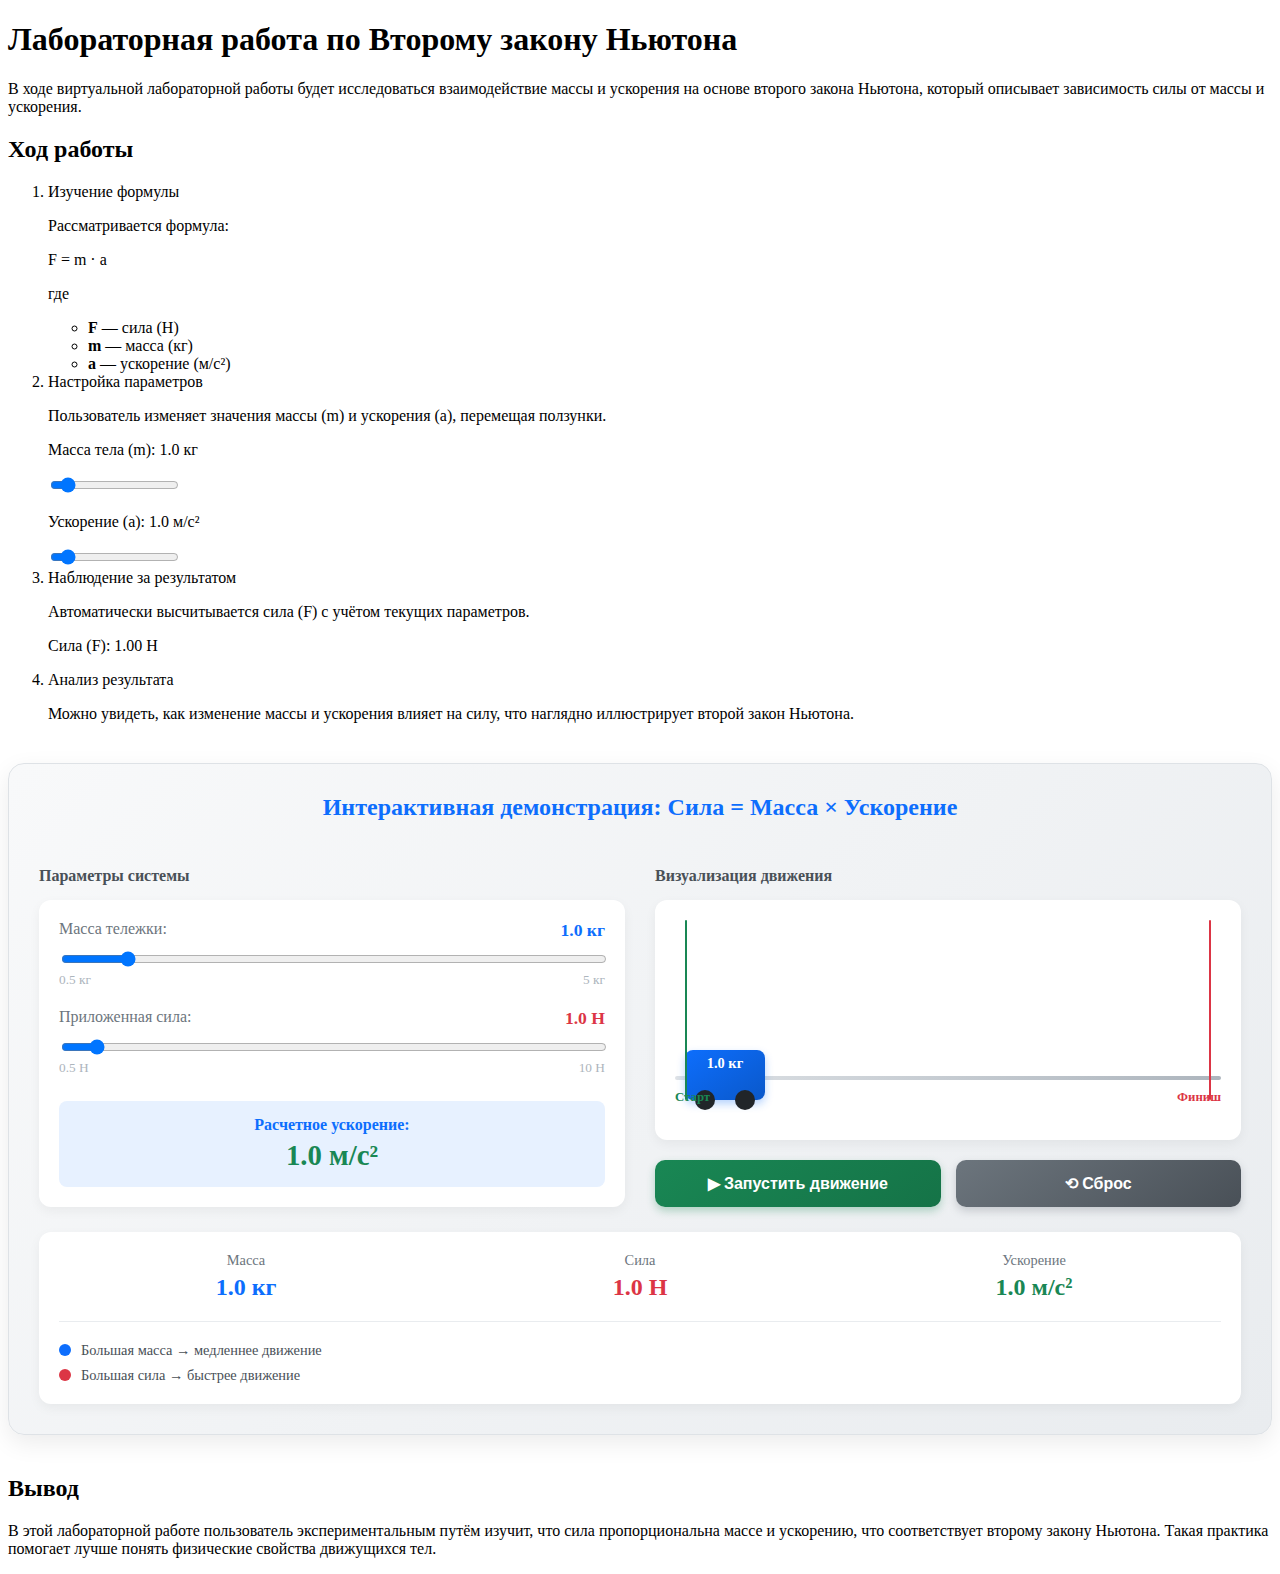
<file: newton.html>
<!DOCTYPE html>
<html lang="ru">
<head>
    <meta charset="UTF-8">
    <meta name="viewport" content="width=device-width, initial-scale=1.0">
<style>
    .slider-section {
      max-width: 700px;
    }
  </style>
    <script>
        var massa= $("#newton-mass-slider").val();
        var yskorenie=$("#newton-acceleration-slider").val();

        function calculator(){
            $("#newton-force-value").text((massa * yskorenie).toFixed(2))
        }

        $().ready(function(){
            $("#newton-mass-slider").on("input", function(){
                massa=$(this).val()
                $("#newton-mass-value").text(massa)
                calculator()
            })
        })

        $().ready(function(){
            $("#newton-acceleration-slider").on("input", function(){
                yskorenie=$(this).val()
                $("#newton-acceleration-value").text(yskorenie)
                calculator()
            })
        })
    </script>
</head>
<body class="light-theme">
    <div class="lab-content">
        <h1 class="text-newton2">Лабораторная работа по Второму закону Ньютона</h1>

        <p class="text-newton2">В ходе виртуальной лабораторной работы будет исследоваться взаимодействие массы и ускорения на основе второго закона Ньютона, который описывает зависимость силы от массы и ускорения.</p>

        <h2 class="text-newton2">Ход работы</h2>

        <ol class="text-newton2">
            <li>Изучение формулы
                <p>Рассматривается формула:</p>
                <div class="formula">
                    <span class="formula-text">F = m · a</span>
                </div>
                <p>где</p>
                <ul class="definitions">
                    <li><b>F</b> — сила (Н)</li>
                    <li><b>m</b> — масса (кг)</li>
                    <li><b>a</b> — ускорение (м/с²)</li>
                </ul>
            </li>
            <li>Настройка параметров
                <p>Пользователь изменяет значения массы (m) и ускорения (a), перемещая ползунки.</p>
                <div class="slider-section">
                    <p>Масса тела (m): <span id="newton-mass-value">1.0</span> кг</p>
                    <input type="range" min="0.1" max="10" step="0.1" value="1.0" id="newton-mass-slider">
                    
                    <p>Ускорение (a): <span id="newton-acceleration-value">1.0</span> м/с²</p>
                    <input type="range" min="0.1" max="10" step="0.1" value="1.0" id="newton-acceleration-slider">
                </div>
            </li>
            <li>Наблюдение за результатом
                <p>Автоматически высчитывается сила (F) с учётом текущих параметров.</p>
                <div class="result-box">
                    <p>Сила (F): <span id="newton-force-value">1.00</span> Н</p>
                </div>
            </li>
            <li>Анализ результата
                <p>Можно увидеть, как изменение массы и ускорения влияет на силу, что наглядно иллюстрирует второй закон Ньютона.</p>
            </li>
        </ol>
        <div class="newton-interactive" style="margin: 40px 0; padding: 30px; background: linear-gradient(135deg, #f8f9fa 0%, #e9ecef 100%); border-radius: 16px; border: 1px solid #dee2e6; box-shadow: 0 8px 25px rgba(0,0,0,0.08);">
            <h3 style="margin-top: 0; color: #0d6efd; font-size: 1.5rem; text-align: center; margin-bottom: 25px;">
                Интерактивная демонстрация: Сила = Масса × Ускорение
            </h3>
            
            <div style="display: grid; grid-template-columns: 1fr 1fr; gap: 30px; margin-bottom: 25px;">
                <div>
                    <h4 style="color: #495057; margin-bottom: 15px;">Параметры системы</h4>
                    <div style="background: white; padding: 20px; border-radius: 12px; box-shadow: 0 4px 12px rgba(0,0,0,0.05);">
                        <div style="margin-bottom: 20px;">
                            <div style="display: flex; justify-content: space-between; margin-bottom: 8px;">
                                <span style="color: #6c757d; font-weight: 500;">Масса тележки:</span>
                                <span style="color: #0d6efd; font-weight: bold; font-size: 1.1rem;" id="cart-mass-display">1.0 кг</span>
                            </div>
                            <input type="range" min="0.5" max="5" step="0.1" value="1.0" id="cart-mass-slider" style="width: 100%; height: 8px; border-radius: 4px; background: linear-gradient(to right, #6c757d, #0d6efd);">
                            <div style="display: flex; justify-content: space-between; margin-top: 5px;">
                                <small style="color: #adb5bd;">0.5 кг</small>
                                <small style="color: #adb5bd;">5 кг</small>
                            </div>
                        </div>
                        
                        <div style="margin-bottom: 20px;">
                            <div style="display: flex; justify-content: space-between; margin-bottom: 8px;">
                                <span style="color: #6c757d; font-weight: 500;">Приложенная сила:</span>
                                <span style="color: #dc3545; font-weight: bold; font-size: 1.1rem;" id="applied-force-display">1.0 Н</span>
                            </div>
                            <input type="range" min="0.5" max="10" step="0.1" value="1.0" id="force-slider" style="width: 100%; height: 8px; border-radius: 4px; background: linear-gradient(to right, #6c757d, #dc3545);">
                            <div style="display: flex; justify-content: space-between; margin-top: 5px;">
                                <small style="color: #adb5bd;">0.5 Н</small>
                                <small style="color: #adb5bd;">10 Н</small>
                            </div>
                        </div>
                        
                        <div style="background: #e7f1ff; padding: 15px; border-radius: 8px; margin-top: 25px; text-align: center;">
                            <div style="color: #0d6efd; font-weight: 600; margin-bottom: 5px;">Расчетное ускорение:</div>
                            <div style="font-size: 1.8rem; font-weight: bold; color: #198754;" id="calculated-acceleration">1.0 м/с²</div>
                        </div>
                    </div>
                </div>
                
                <div>
                    <h4 style="color: #495057; margin-bottom: 15px;">Визуализация движения</h4>
                    <div style="position: relative; height: 200px; background: white; border-radius: 12px; padding: 20px; box-shadow: 0 4px 12px rgba(0,0,0,0.05); overflow: hidden;">
                        <!-- Дорожка -->
                        <div style="position: absolute; bottom: 60px; left: 20px; right: 20px; height: 4px; background: linear-gradient(to right, #dee2e6, #adb5bd); border-radius: 2px;"></div>
                        
                        <!-- Тележка --><div id="newton-cart" style="position: absolute; bottom: 40px; left: 30px; width: 80px; height: 50px; background: linear-gradient(145deg, #0d6efd, #0a58ca); border-radius: 8px; box-shadow: 0 4px 8px rgba(13, 110, 253, 0.3); transition: left 0.05s linear, transform 0.2s ease;">
                            <!-- Колеса -->
                            <div style="position: absolute; bottom: -10px; left: 10px; width: 20px; height: 20px; background: #212529; border-radius: 50%;"></div>
                            <div style="position: absolute; bottom: -10px; right: 10px; width: 20px; height: 20px; background: #212529; border-radius: 50%;"></div>
                            <!-- Масса -->
                            <div style="position: absolute; top: 5px; left: 0; right: 0; text-align: center; color: white; font-weight: bold; font-size: 0.9rem;" id="cart-mass-label">1.0 кг</div>
                        </div>
                        
                        <!-- Стрелка силы -->
                        <div id="force-arrow-container" style="position: absolute; bottom: 70px; left: 120px; display: flex; align-items: center; opacity: 0; transition: opacity 0.3s ease;">
                            <div id="force-arrow" style="width: 0; height: 0; border-left: 30px solid #dc3545; border-top: 12px solid transparent; border-bottom: 12px solid transparent; margin-right: 5px;"></div>
                            <div id="force-label" style="background: #dc3545; color: white; padding: 4px 8px; border-radius: 4px; font-size: 0.9rem; font-weight: bold;">1.0 Н</div>
                        </div>
                        
                        <!-- Стартовая линия -->
                        <div style="position: absolute; bottom: 40px; left: 30px; top: 20px; width: 2px; background: #198754; border-radius: 1px;"></div>
                        <div style="position: absolute; bottom: 35px; left: 20px; color: #198754; font-size: 0.8rem; font-weight: bold;">Старт</div>
                        
                        <!-- Финишная линия -->
                        <div style="position: absolute; bottom: 40px; right: 30px; top: 20px; width: 2px; background: #dc3545; border-radius: 1px;"></div>
                        <div style="position: absolute; bottom: 35px; right: 20px; color: #dc3545; font-size: 0.8rem; font-weight: bold;">Финиш</div>
                        
                        <!-- Скорость -->
                        <div id="speed-indicator" style="position: absolute; top: 20px; left: 50%; transform: translateX(-50%); background: #ffc107; color: #212529; padding: 8px 15px; border-radius: 20px; font-weight: bold; display: none;">
                            Скорость: <span id="speed-value">0</span> м/с
                        </div>
                    </div>
                    
                    <!-- Управление -->
                    <div style="display: flex; gap: 15px; margin-top: 20px;">
                        <button id="start-btn" style="flex: 1; padding: 14px; background: linear-gradient(145deg, #198754, #157347); color: white; border: none; border-radius: 10px; font-weight: 600; font-size: 1rem; cursor: pointer; box-shadow: 0 4px 8px rgba(25, 135, 84, 0.3); transition: all 0.2s ease;">
                            ▶ Запустить движение
                        </button>
                        <button id="reset-btn" style="flex: 1; padding: 14px; background: linear-gradient(145deg, #6c757d, #495057); color: white; border: none; border-radius: 10px; font-weight: 600; font-size: 1rem; cursor: pointer; box-shadow: 0 4px 8px rgba(108, 117, 125, 0.3); transition: all 0.2s ease;">
                            ⟲ Сброс
                        </button>
                    </div>
                </div>
            </div>
            
            <!-- Информационная панель -->
            <div style="background: white; padding: 20px; border-radius: 12px; box-shadow: 0 4px 12px rgba(0,0,0,0.05); margin-top: 20px;"><div style="display: grid; grid-template-columns: repeat(3, 1fr); gap: 20px;">
                    <div style="text-align: center;">
                        <div style="font-size: 0.9rem; color: #6c757d; margin-bottom: 5px;">Масса</div>
                        <div style="font-size: 1.5rem; font-weight: bold; color: #0d6efd;" id="info-mass">1.0 кг</div>
                    </div>
                    <div style="text-align: center;">
                        <div style="font-size: 0.9rem; color: #6c757d; margin-bottom: 5px;">Сила</div>
                        <div style="font-size: 1.5rem; font-weight: bold; color: #dc3545;" id="info-force">1.0 Н</div>
                    </div>
                    <div style="text-align: center;">
                        <div style="font-size: 0.9rem; color: #6c757d; margin-bottom: 5px;">Ускорение</div>
                        <div style="font-size: 1.5rem; font-weight: bold; color: #198754;" id="info-acceleration">1.0 м/с²</div>
                    </div>
                </div>
                
                <div style="margin-top: 20px; padding-top: 20px; border-top: 1px solid #e9ecef;">
                    <div style="display: flex; align-items: center; gap: 10px;">
                        <div style="width: 12px; height: 12px; border-radius: 50%; background: #0d6efd;"></div>
                        <span style="font-size: 0.9rem; color: #495057;">Большая масса → медленнее движение</span>
                    </div>
                    <div style="display: flex; align-items: center; gap: 10px; margin-top: 8px;">
                        <div style="width: 12px; height: 12px; border-radius: 50%; background: #dc3545;"></div>
                        <span style="font-size: 0.9rem; color: #495057;">Большая сила → быстрее движение</span>
                    </div>
                </div>
            </div>
        </div>

    </ol>
    <script>
        $(document).ready(function() {
            // Элементы
            var cart = $("#newton-cart");
            var forceArrow = $("#force-arrow-container");
            var startBtn = $("#start-btn");
            var resetBtn = $("#reset-btn");
            var massSlider = $("#cart-mass-slider");
            var forceSlider = $("#force-slider");
            var speedIndicator = $("#speed-indicator");
            
            var isAnimating = false;
            var animationInterval;
            var currentSpeed = 0;
            var currentPosition = 30;
            var trackLength = 400;
            
            function initializeValues() {
                updateMass();
                updateForce();
                calculateAcceleration();
                updateInfoPanel();
                resetCart();
            }
            
            // Обновление массы
            function updateMass() {
                var mass = parseFloat(massSlider.val());
                $("#cart-mass-display").text(mass.toFixed(1) + " кг");
                $("#cart-mass-label").text(mass.toFixed(1) + " кг");
                $("#info-mass").text(mass.toFixed(1) + " кг");
                
                // Изменение размера тележки в зависимости от массы
                var cartWidth = 60 + (mass * 4);
                var cartHeight = 40 + (mass * 2);
                cart.css({
                    width: cartWidth + "px",
                    height: cartHeight + "px"
                });
                
                calculateAcceleration();
            }
            
            function updateForce() {
                var force = parseFloat(forceSlider.val());
                $("#applied-force-display").text(force.toFixed(1) + " Н");
                $("#force-label").text(force.toFixed(1) + " Н");
                $("#info-force").text(force.toFixed(1) + " Н");
                var arrowSize = 20 + (force * 2);
                $("#force-arrow").css("border-left-width", arrowSize + "px");
                
                calculateAcceleration();
            }
            
            // Расчет ускорения
            function calculateAcceleration() {
                var mass = parseFloat(massSlider.val());
                var force = parseFloat(forceSlider.val());
                var acceleration = force / mass;
                
                $("#calculated-acceleration").text(acceleration.toFixed(2) + " м/с²");
                $("#info-acceleration").text(acceleration.toFixed(2) + " м/с²");
                
                return acceleration;
            }
            
            // Обновление информационной панели
            function updateInfoPanel() {
                var mass = parseFloat(massSlider.val());
                var force = parseFloat(forceSlider.val());
                var acceleration = calculateAcceleration();
                
                $("#info-mass").text(mass.toFixed(1) + " кг");
                $("#info-force").text(force.toFixed(1) + " Н");
                $("#info-acceleration").text(acceleration.toFixed(2) + " м/с²");
            }
            
            // Сброс тележки
            function resetCart() {
                if (animationInterval) clearInterval(animationInterval);
                isAnimating = false;
                currentSpeed = 0;
                currentPosition = 30;
                
                cart.css({
                    left: currentPosition + "px",
                    transform: "scale(1)"
                });
                
                forceArrow.css("opacity", "0");
                speedIndicator.hide();
                startBtn.text("▶ Запустить движение");
                startBtn.css({
                    background: "linear-gradient(145deg, #198754, #157347)",
                    transform: "scale(1)"
                });
                
                $("#speed-value").text("0");
            }
            
            // Запуск движения
            function startMovement() {
                if (isAnimating) return;
                
                isAnimating = true;
                startBtn.text("⏸ Движется...");
                startBtn.css({
                    background: "linear-gradient(145deg, #0d6efd, #0a58ca)",
                    transform: "scale(0.98)"
                });
                
                forceArrow.css("opacity", "1");
                speedIndicator.show();
                
                var mass = parseFloat(massSlider.val());
                var force = parseFloat(forceSlider.val());
                var acceleration = force / mass;
                
                animationInterval = setInterval(function() {
                    // Обновляем скорость по формуле v = a * t
                    currentSpeed += acceleration * 0.1;
                    
                    // Обновляем позицию по формуле s = v * t
                    currentPosition += currentSpeed * 2;
                    
                    // Обновляем визуальные элементы
                    cart.css("left", currentPosition + "px");
                    forceArrow.css("left", (currentPosition + cart.width() + 10) + "px");
                    
                    // Эффект ускорения
                    var scale = 1 + (currentSpeed * 0.02);
                    cart.css("transform", "scale(" + Math.min(scale, 1.1) + ")");

                    $("#speed-value").text(currentSpeed.toFixed(1));

                    if (currentPosition >= trackLength) {
                        clearInterval(animationInterval);
                        isAnimating = false;
                        startBtn.text("✓ Достигнут финиш!");
                        startBtn.css({background: "linear-gradient(145deg, #6f42c1, #5a32a3)",
                            transform: "scale(1)"
                        });
                        
                        cart.css("transform", "scale(1.05)");
                        setTimeout(function() {
                            cart.css("transform", "scale(1)");
                        }, 300);
                    }
                }, 50);
            }
            
            massSlider.on("input", function() {
                updateMass();
                if (!isAnimating) {
                    resetCart();
                }
            });
            
            forceSlider.on("input", function() {
                updateForce();
                if (!isAnimating) {
                    resetCart();
                }
            });
            
            startBtn.click(function() {
                if (isAnimating) {
                    clearInterval(animationInterval);
                    isAnimating = false;
                    startBtn.text("▶ Продолжить");
                    startBtn.css({
                        background: "linear-gradient(145deg, #198754, #157347)",
                        transform: "scale(1)"
                    });
                } else {
                    if (currentPosition >= trackLength) {
                        resetCart();
                    }
                    startMovement();
                }
            });
            
            resetBtn.click(function() {
                resetCart();
                // Анимация кнопки
                $(this).css("transform", "scale(0.95)");
                setTimeout(function() {
                    resetBtn.css("transform", "scale(1)");
                }, 150);
            });
            
            startBtn.hover(
                function() { if (!isAnimating) $(this).css("transform", "scale(1.02)"); },
                function() { if (!isAnimating) $(this).css("transform", "scale(1)"); }
            );
            
            resetBtn.hover(
                function() { $(this).css("transform", "scale(1.02)"); },
                function() { $(this).css("transform", "scale(1)"); }
            );
            
            initializeValues();
            
            $("#newton-mass-slider").on("input", function() {
                var value = parseFloat($(this).val());
                massSlider.val(value);
                updateMass();
            });
            
            $("#newton-acceleration-slider").on("input", function() {
                var accel = parseFloat($(this).val());
                var mass = parseFloat(massSlider.val());
                var force = accel * mass;
                forceSlider.val(force.toFixed(1));
                updateForce();
            });
        });
    </script>

        <h2 class="text-newton2">Вывод</h2>

        <p class="text-newton2">В этой лабораторной работе пользователь экспериментальным путём изучит, что сила пропорциональна массе и ускорению, что соответствует второму закону Ньютона. Такая практика помогает лучше понять физические свойства движущихся тел.</p>
    </div>

    <script>
        var massa = 1.0;
        var yskorenie = 1.0;

        function calculator(){
            $("#newton-force-value").text((massa * yskorenie).toFixed(2));
        }

        $(document).ready(function(){
            $("#newton-mass-slider").on("input", function(){
                massa = $(this).val();
                $("#newton-mass-value").text(massa);
                calculator();
            });

            $("#newton-acceleration-slider").on("input", function(){
                yskorenie = $(this).val();
                $("#newton-acceleration-value").text(yskorenie);
                calculator();
            });
            
            calculator();
        });
    </script>
</body>
</file>
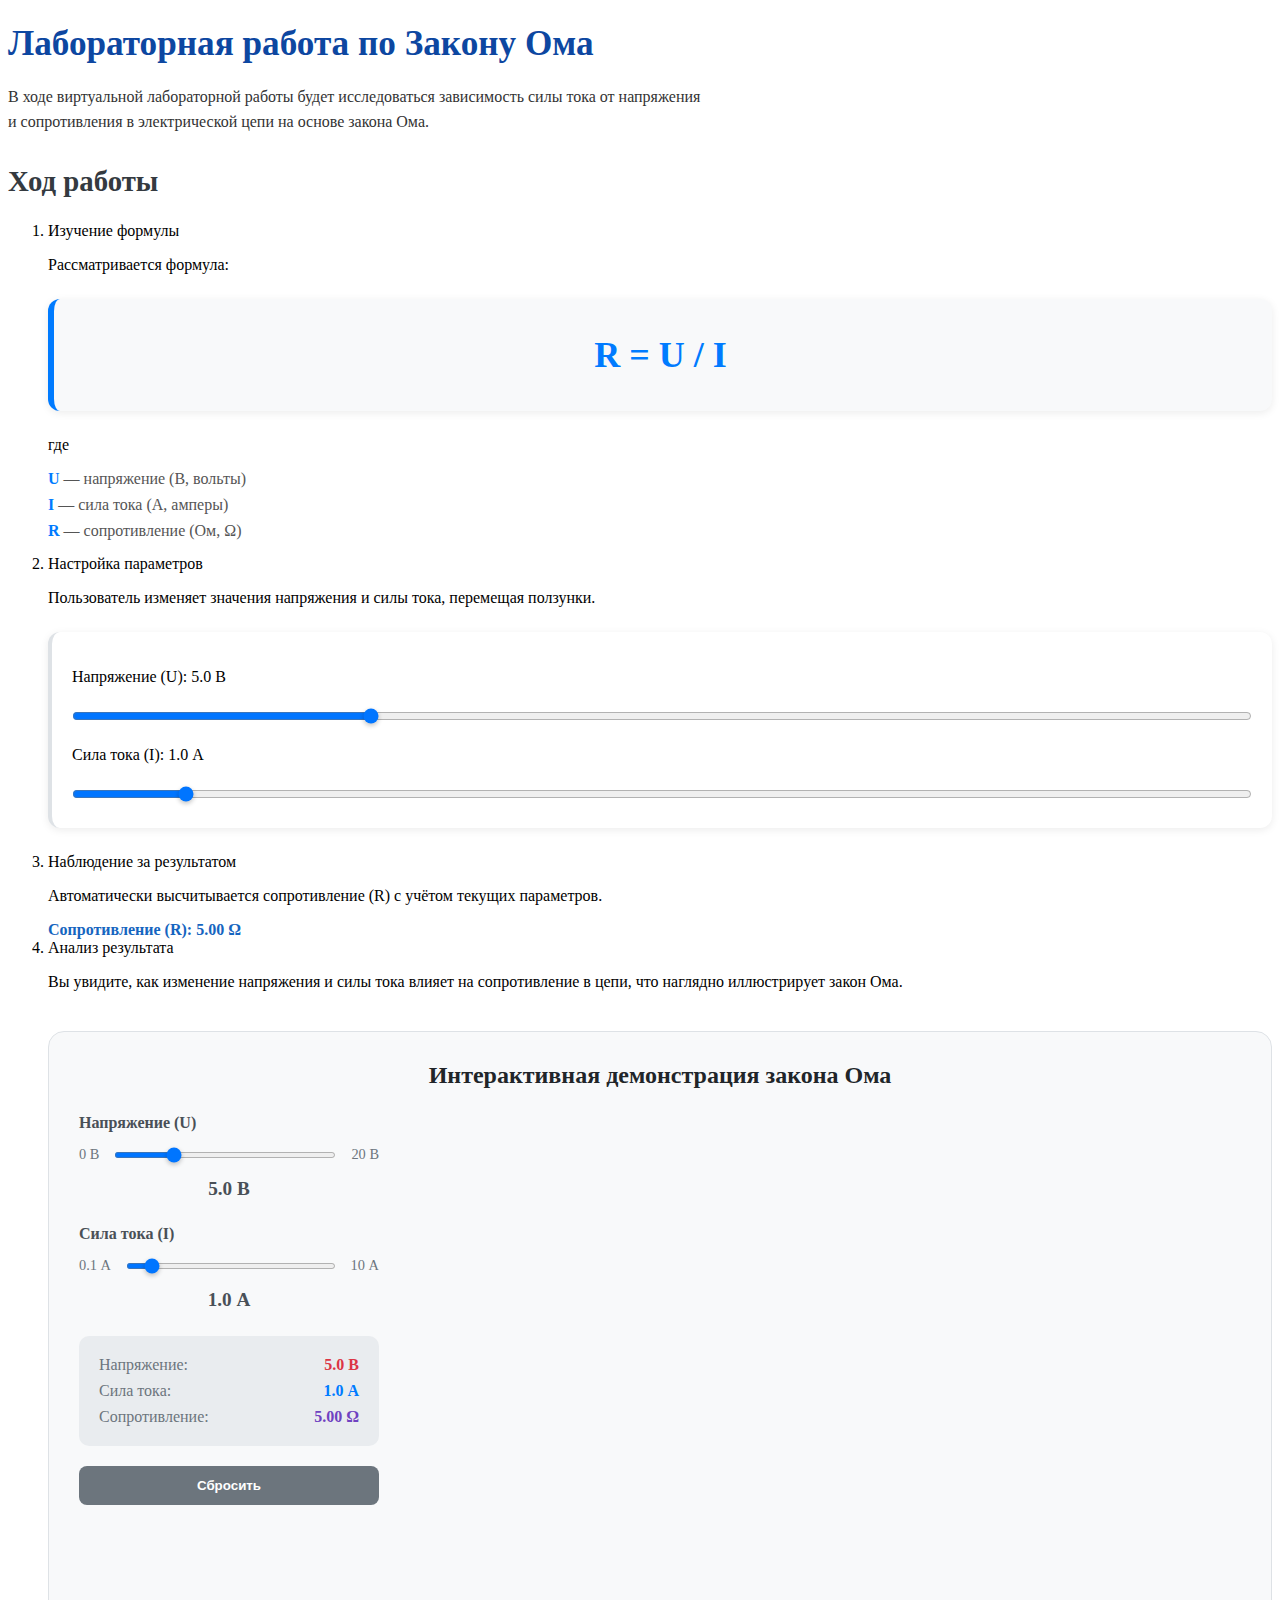
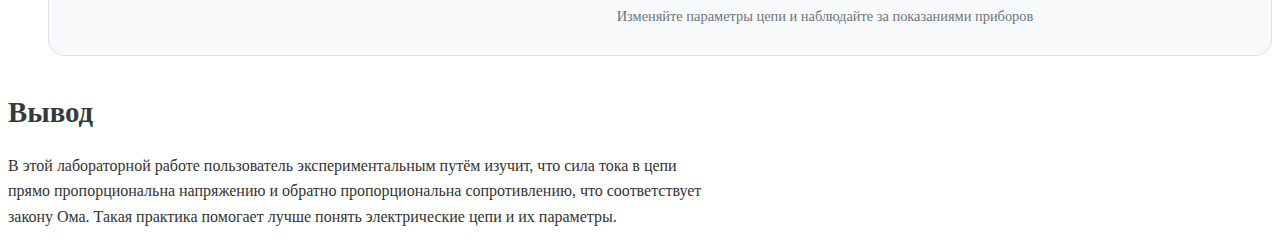
<file: ohm.html>
<!DOCTYPE html>
<html lang="ru">
<head>
    <meta charset="UTF-8">
    <meta name="viewport" content="width=device-width, initial-scale=1.0">
    <script>
        $(function() {
            var voltage = 5.0;
            var current = 1.0;
            var resistance = 5.0;
            
            function updateValues() {
                voltage = parseFloat($('#ohm-u-slider').val());
                current = parseFloat($('#ohm-i-slider').val());
                
                if (current > 0) {
                    resistance = voltage / current;
                } else {
                    resistance = 0;
                }
                
                $('#ohm-u-value').text(voltage.toFixed(1));
                $('#voltage-value').text(voltage.toFixed(1));
                $('#ohm-i-value').text(current.toFixed(1));
                $('#current-value').text(current.toFixed(1));
                $('#ohm-r-value').text(resistance.toFixed(2));
                $('#resistance-value').text(resistance.toFixed(2));
                
                updateVoltmeter(voltage);
                updateAmmeter(current);
                updateResistor(resistance);
            }
            
            function updateVoltmeter(voltage) {
                var angle = (voltage / 20) * 180;
                angle = Math.max(0, Math.min(angle, 180));
                $('#voltmeter-needle').css('transform', 'translateX(-50%) rotate(' + angle + 'deg)');
                $('#voltmeter-display').text(voltage.toFixed(1) + ' В');
            }
            
            function updateAmmeter(current) {
                var angle = (current / 10) * 180;
                angle = Math.max(0, Math.min(angle, 180));
                $('#ammeter-needle').css('transform', 'translateX(-50%) rotate(' + angle + 'deg)');
                $('#ammeter-display').text(current.toFixed(1) + ' А');
            }
            
            function updateResistor(resistance) {
                var hue = Math.min(120, resistance * 10);
                $('#ohm-resistor').css('background', 'hsl(' + hue + ', 70%, 50%)');
                $('#resistor-value').text(resistance.toFixed(1) + 'Ω');
            }
            
            $('#ohm-u-slider').on('input', updateValues);
            $('#ohm-i-slider').on('input', updateValues);
            
            $('#ohm-reset').click(function() {
                $('#ohm-u-slider').val(5);
                $('#ohm-i-slider').val(1);
                updateValues();
                $(this).text('Значения сброшены!');
                setTimeout(() => $(this).text('Сбросить'), 1000);
            });
            
            updateValues();
            
            setTimeout(function() {
                $('#circuit-container').addClass('active');
                $('#voltmeter').addClass('active');
                $('#ammeter').addClass('active');
                $('#ohm-resistor').addClass('active');
            }, 300);
        });
    </script>
    <style>
        #circuit-lab {
            margin: 20px 0;
        }
        
        .circuit-interactive {
            margin: 40px 0;
            padding: 30px;
            background: #f8f9fa;
            border-radius: 16px;
            border: 1px solid #dee2e6;
        }
        
        #circuit-container {
            position: relative;
            height: 450px;
            width: 650px;
            background: white;
            border-radius: 12px;
            overflow: hidden;
            border: 2px solid #dee2e6;
            margin: 20px auto;
            opacity: 0;
            transform: translateY(20px);
            transition: all 0.6s ease;
        }
        
        #circuit-container.active {
            opacity: 1;
            transform: translateY(0);
        }
        
        .wire {
            position: absolute;
            background: #495057;
            z-index: 1;
        }
        
        #battery {
            position: absolute;
            left: 100px;
            top: 160px;
            width: 40px;
            height: 80px;
            background: linear-gradient(to bottom, #dc3545, #c82333);
            border-radius: 5px;
            z-index: 2;
            box-shadow: 0 2px 4px rgba(0,0,0,0.2);
        }
        
        #ohm-resistor {
            position: absolute;
            left: 280px;
            top: 160px;
            width: 100px;
            height: 40px;
            background: #6f42c1;
            border-radius: 20px;
            display: flex;
            align-items: center;
            justify-content: center;
            color: white;
            font-weight: bold;
            font-size: 16px;
            border: 2px solid #59359a;
            opacity: 0;
            transform: scale(0.8);
            transition: all 0.6s ease 0.3s;
            z-index: 2;
            box-shadow: 0 2px 4px rgba(0,0,0,0.2);
        }
        
        #ohm-resistor.active {
            opacity: 1;
            transform: scale(1);
        }
        
        /* Вольтметр */
        #voltmeter {
            position: absolute;
            left: 80px;
            top: 280px;
            width: 120px;
            height: 120px;
            background: #ffffff;
            border-radius: 50%;
            border: 4px solid #dc3545;
            opacity: 0;
            transform: translateY(20px);
            transition: all 0.6s ease 0.1s;
            z-index: 3;
            box-shadow: 0 4px 12px rgba(0,0,0,0.15);
        }
        
        #voltmeter.active {
            opacity: 1;
            transform: translateY(0);
        }
        
        /* Амперметр */
        #ammeter {
            position: absolute;
            left: 380px;
            top: 280px;
            width: 120px;
            height: 120px;
            background: #ffffff;
            border-radius: 50%;
            border: 4px solid #007bff;
            opacity: 0;
            transform: translateY(20px);
            transition: all 0.6s ease 0.2s;
            z-index: 3;
            box-shadow: 0 4px 12px rgba(0,0,0,0.15);
        }
        
        #ammeter.active {
            opacity: 1;
            transform: translateY(0);
        }
        
        .meter-body {
            position: relative;
            width: 100%;
            height: 100%;
            border-radius: 50%;
        }
        
        .meter-scale {
            position: absolute;
            top: 8px;
            left: 8px;
            right: 8px;
            bottom: 8px;
            border-radius: 50%;
            background: conic-gradient(
                from -90deg,
                #28a745 0%,
                #ffc107 50%,
                #dc3545 100%
            );
        }
        
        .meter-needle {
            position: absolute;
            left: 50%;
            top: 50%;
            width: 4px;
            height: 45px;
            background: #212529;
            transform-origin: bottom center;
            transform: translateX(-50%) translateY(-100%) rotate(0deg);
            transition: transform 0.5s ease;
            z-index: 2;
        }
        
        .meter-needle:before {
            content: '';
            position: absolute;
            bottom: -6px;
            left: -8px;
            width: 20px;
            height: 20px;
            background: #212529;
            border-radius: 50%;
        }
        
        .meter-center {
            position: absolute;
            left: 50%;
            top: 50%;
            width: 12px;
            height: 12px;
            background: #212529;
            border-radius: 50%;
            transform: translate(-50%, -50%);
            z-index: 3;
        }
        
        .meter-label {
            position: absolute;
            bottom: -30px;
            left: 0;
            right: 0;
            text-align: center;
            font-weight: bold;
            color: #495057;
            font-size: 14px;
            background: rgba(255, 255, 255, 0.9);
            padding: 2px 5px;
            border-radius: 4px;
        }
        
        .meter-value {
            position: absolute;
            top: 50%;
            left: 0;
            right: 0;
            text-align: center;
            font-weight: bold;
            color: #212529;
            font-size: 16px;
            transform: translateY(-50%);
            z-index: 4;
            background: rgba(255, 255, 255, 0.9);
            padding: 4px 8px;
            border-radius: 6px;
            margin: 0 20px;
        }
        
        .display {
            position: absolute;
            background: white;
            border: 2px solid #dee2e6;
            padding: 10px 15px;
            border-radius: 8px;
            font-family: monospace;
            font-size: 16px;
            text-align: center;
            min-width: 100px;
            box-shadow: 0 2px 6px rgba(0,0,0,0.1);
            z-index: 4;
        }
        
        #voltage-display {
            left: 60px;
            top: 50px;
            border-color: #dc3545;
            background: linear-gradient(to right, #ffeaea, white);
        }
        
        #current-display {
            left: 360px;
            top: 50px;
            border-color: #007bff;
            background: linear-gradient(to right, #e6f2ff, white);
        }
        
        #resistance-display {
            left: 240px;
            top: 50px;
            border-color: #6f42c1;
            background: linear-gradient(to right, #f3e8ff, white);
        }
        
        .formula-container {
            margin: 25px 0;
            padding: 25px 25px 25px 20px;
            background: #f8f9fa; 
            border-radius: 12px;
            text-align: center;
            position: relative;
            border-left: 6px solid #007bff; 
            box-shadow: 0 2px 8px rgba(0,0,0,0.08);
        }
        
        .formula-container:before {
            display: none;
        }
        
        .formula-text {
            font-family: 'Times New Roman', serif;
            font-size: 36px;
            font-weight: bold;
            color: #007bff; 
            display: block;
            padding: 10px;
        }
        
        .formula-container:after {
            display: none;
        }
        
        .text-lab-title {
            color: #0d47a1;
            font-size: 2.2rem;
            margin-bottom: 20px;
        }
        
        .text-lab-subtitle {
            margin-top: 30px;
            color: #343a40;
            font-size: 1.8rem;
        }
        
        .text-lab-description {
            max-width: 700px;
            line-height: 1.6;
            color: #333;
            margin-bottom: 20px;
        }
        
        .definitions {
            list-style: none;
            padding-left: 0;
            margin: 15px 0;
        }
        
        .definitions li {
            margin-bottom: 8px;
            color: #555;
        }
        
        .definitions b {
            color: #007bff;
        }
        
        
        .result-box p {
            margin: 0;
            font-weight: bold;
            color: #1565c0;
        }
        
        .slider-section {
            margin: 25px 0;
            padding: 20px;
            background: white;
            border-radius: 12px;
            box-shadow: 0 2px 8px rgba(0,0,0,0.08);
            border-left: 4px solid #dee2e6;
        }
        
        .slider-group {
            margin-bottom: 25px;
        }
        
        .slider-group label {
            display: block;
            margin-bottom: 8px;
            font-weight: 600;
            color: #495057;
        }
        
        input[type="range"] {
            width: 100%;
            height: 8px;
            border-radius: 4px;
            background: linear-gradient(to right, #e9ecef, #6c757d);
            margin: 10px 0;
        }
        
        input[type="range"]::-webkit-slider-thumb {
            width: 20px;
            height: 20px;
            border-radius: 50%;
            background: #007bff;
            cursor: pointer;
            border: 2px solid white;
            box-shadow: 0 2px 4px rgba(0,0,0,0.2);
        }
        
        .range-labels {
            display: flex;
            justify-content: space-between;
            font-size: 12px;
            color: #6c757d;
            margin-top: 5px;
        }
        
        #ohm-reset {
            width: 100%;
            padding: 12px;
            margin-top: 15px;
            background: #6c757d;
            color: white;
            border: none;
            border-radius: 8px;
            cursor: pointer;
            font-weight: 600;
            transition: background 0.3s;
        }
        
        #ohm-reset:hover {
            background: #5a6268;
        }
    </style>
</head>
<body class="light-theme">
    <div class="lab-content">
        <h1 class="text-lab-title">Лабораторная работа по Закону Ома</h1>

        <p class="text-lab-description">В ходе виртуальной лабораторной работы будет исследоваться зависимость силы тока от напряжения и сопротивления в электрической цепи на основе закона Ома.</p>

        <h2 class="text-lab-subtitle">Ход работы</h2>

        <ol class="text-lab-content">
            <li>Изучение формулы
                <p>Рассматривается формула:</p>
                <div class="formula-container">
                    <span class="formula-text">
                        R = U / I
                    </span>
                </div>
                <p>где</p>
                <ul class="definitions">
                    <li><b>U</b> — напряжение (В, вольты)</li>
                    <li><b>I</b> — сила тока (А, амперы)</li>
                    <li><b>R</b> — сопротивление (Ом, Ω)</li>
                </ul>
            </li>
            <li>Настройка параметров
                <p>Пользователь изменяет значения напряжения и силы тока, перемещая ползунки.</p>
                <div class="slider-section">
                    <p>Напряжение (U): <span id="ohm-u-value">5.0</span> В</p>
                    <input type="range" id="ohm-u-slider" min="0" max="20" step="0.1" value="5">
                    
                    <p>Сила тока (I): <span id="ohm-i-value">1.0</span> А</p>
                    <input type="range" id="ohm-i-slider" min="0.1" max="10" step="0.1" value="1">
                </div>
            </li>
            <li>Наблюдение за результатом
                <p>Автоматически высчитывается сопротивление (R) с учётом текущих параметров.</p>
                <div class="result-box">
                    <p>Сопротивление (R): <span id="ohm-r-value">5.00</span> Ω</p>
                </div>
            </li>
            <li>Анализ результата
                <p>Вы увидите, как изменение напряжения и силы тока влияет на сопротивление в цепи, что наглядно иллюстрирует закон Ома.</p>

                <div class="circuit-interactive">
                    <h3 style="margin-top: 0; color: #212529; font-size: 1.5rem; text-align: center; margin-bottom: 25px;">
                        Интерактивная демонстрация закона Ома
                    </h3>
                   
                    <div style="display: grid; grid-template-columns: 300px 1fr; gap: 30px;">
                        <div>
                            <div style="margin-bottom: 25px;">
                                <div style="font-weight: 600; color: #495057; margin-bottom: 10px;">Напряжение (U)</div>
                                <div style="display: flex; align-items: center; gap: 15px; margin-bottom: 5px;">
                                    <span style="color: #6c757d; font-size: 0.9rem;">0 В</span>
                                    <div style="flex: 1; position: relative;">
                                        <input type="range" min="0" max="20" step="0.1" value="5.0" id="physics-voltage" style="width: 100%; height: 6px; border-radius: 3px; background: linear-gradient(to right, #28a745, #ffc107, #dc3545);">
                                    </div>
                                    <span style="color: #6c757d; font-size: 0.9rem;">20 В</span>
                                </div>
                                <div style="text-align: center; font-size: 1.2rem; font-weight: bold; color: #495057; margin-top: 10px;">
                                    <span id="physics-voltage-value">5.0</span> В
                                </div>
                            </div>
                           
                            <div style="margin-bottom: 25px;">
                                <div style="font-weight: 600; color: #495057; margin-bottom: 10px;">Сила тока (I)</div>
                                <div style="display: flex; align-items: center; gap: 15px; margin-bottom: 5px;">
                                    <span style="color: #6c757d; font-size: 0.9rem;">0.1 А</span>
                                    <div style="flex: 1; position: relative;">
                                        <input type="range" min="0.1" max="10" step="0.1" value="1.0" id="physics-current" style="width: 100%; height: 6px; border-radius: 3px; background: linear-gradient(to right, #28a745, #ffc107, #dc3545);">
                                    </div>
                                    <span style="color: #6c757d; font-size: 0.9rem;">10 А</span>
                                </div>
                                <div style="text-align: center; font-size: 1.2rem; font-weight: bold; color: #495057; margin-top: 10px;">
                                    <span id="physics-current-value">1.0</span> А
                                </div>
                            </div>
                           
                            <div style="background: #e9ecef; padding: 20px; border-radius: 10px;">
                                <div style="display: flex; justify-content: space-between; margin-bottom: 8px;">
                                    <span style="color: #6c757d;">Напряжение:</span>
                                    <span style="font-weight: bold; color: #dc3545;" id="physics-voltage-display">5.0 В</span>
                                </div>
                                <div style="display: flex; justify-content: space-between; margin-bottom: 8px;">
                                    <span style="color: #6c757d;">Сила тока:</span>
                                    <span style="font-weight: bold; color: #007bff;" id="physics-current-display">1.0 А</span>
                                </div>
                                <div style="display: flex; justify-content: space-between;">
                                    <span style="color: #6c757d;">Сопротивление:</span>
                                    <span style="font-weight: bold; color: #6f42c1;" id="physics-resistance-display">5.00 Ω</span>
                                </div>
                            </div>
                           
                            <button id="ohm-reset" style="width: 100%; padding: 12px; margin-top: 20px; background: #6c757d; color: white; border: none; border-radius: 8px; cursor: pointer;">
                                Сбросить
                            </button>
                        </div>
                       
                        <div>
                            <div id="circuit-container">
                                <div class="wire" style="left: 140px; top: 200px; width: 140px; height: 6px;"></div>
                                <div class="wire" style="left: 380px; top: 200px; width: 200px; height: 6px;"></div>
                                <div class="wire" style="left: 100px; top: 160px; width: 6px; height: 40px;"></div>
                                <div class="wire" style="left: 100px; top: 240px; width: 6px; height: 40px;"></div>
                                <div class="wire" style="left: 580px; top: 160px; width: 6px; height: 40px;"></div>
                                <div class="wire" style="left: 580px; top: 240px; width: 6px; height: 40px;"></div>
                               
                                <div id="battery"></div>
                               
                                <div id="ohm-resistor">
                                    <span id="resistor-value">5.0Ω</span>
                                </div>
                               
                                <div id="voltmeter">
                                    <div class="meter-body">
                                        <div class="meter-scale"></div>
                                        <div id="voltmeter-needle" class="meter-needle"></div>
                                        <div class="meter-center"></div>
                                        <div class="meter-value" id="voltmeter-display">5.0 В</div>
                                        <div class="meter-label">Вольтметр</div>
                                    </div>
                                </div>
                               
                                <div id="ammeter">
                                    <div class="meter-body">
                                        <div class="meter-scale"></div>
                                        <div id="ammeter-needle" class="meter-needle"></div>
                                        <div class="meter-center"></div>
                                        <div class="meter-value" id="ammeter-display">1.0 А</div>
                                        <div class="meter-label">Амперметр</div>
                                    </div>
                                </div>
                               
                                <div class="display" id="voltage-display">
                                    U = <span id="voltage-value">5.0</span> В
                                </div>
                                <div class="display" id="current-display">
                                    I = <span id="current-value">1.0</span> А
                                </div>
                                <div class="display" id="resistance-display">
                                    R = <span id="resistance-value">5.00</span> Ω
                                </div>
                            </div>
                            
                            <div style="text-align: center; color: #6c757d; font-size: 0.9rem; margin-top: 15px;">
                                Изменяйте параметры цепи и наблюдайте за показаниями приборов
                            </div>
                        </div>
                    </div>
                </div>
            </li>
        </ol>

        <h2 class="text-lab-subtitle">Вывод</h2>

        <p class="text-lab-description">В этой лабораторной работе пользователь экспериментальным путём изучит, что сила тока в цепи прямо пропорциональна напряжению и обратно пропорциональна сопротивлению, что соответствует закону Ома. Такая практика помогает лучше понять электрические цепи и их параметры.</p>
    </div>

    <script>
        $(document).ready(function() {
            $('#ohm-u-slider').on('input', function() {
                var value = parseFloat($(this).val());
                $('#physics-voltage').val(value);
                $('#physics-voltage-value').text(value.toFixed(1));
                $('#physics-voltage-display').text(value.toFixed(1) + ' В');
            });
            
            $('#ohm-i-slider').on('input', function() {
                var value = parseFloat($(this).val());
                $('#physics-current').val(value);
                $('#physics-current-value').text(value.toFixed(1));
                $('#physics-current-display').text(value.toFixed(1) + ' А');
            });
            
            $('#physics-voltage').on('input', function() {
                var value = parseFloat($(this).val());
                $('#ohm-u-slider').val(value);
                $('#ohm-u-slider').trigger('input');
            });
            
            $('#physics-current').on('input', function() {
                var value = parseFloat($(this).val());
                $('#ohm-i-slider').val(value);
                $('#ohm-i-slider').trigger('input');
            });
        });
    </script>
</body>
</html>
</file>
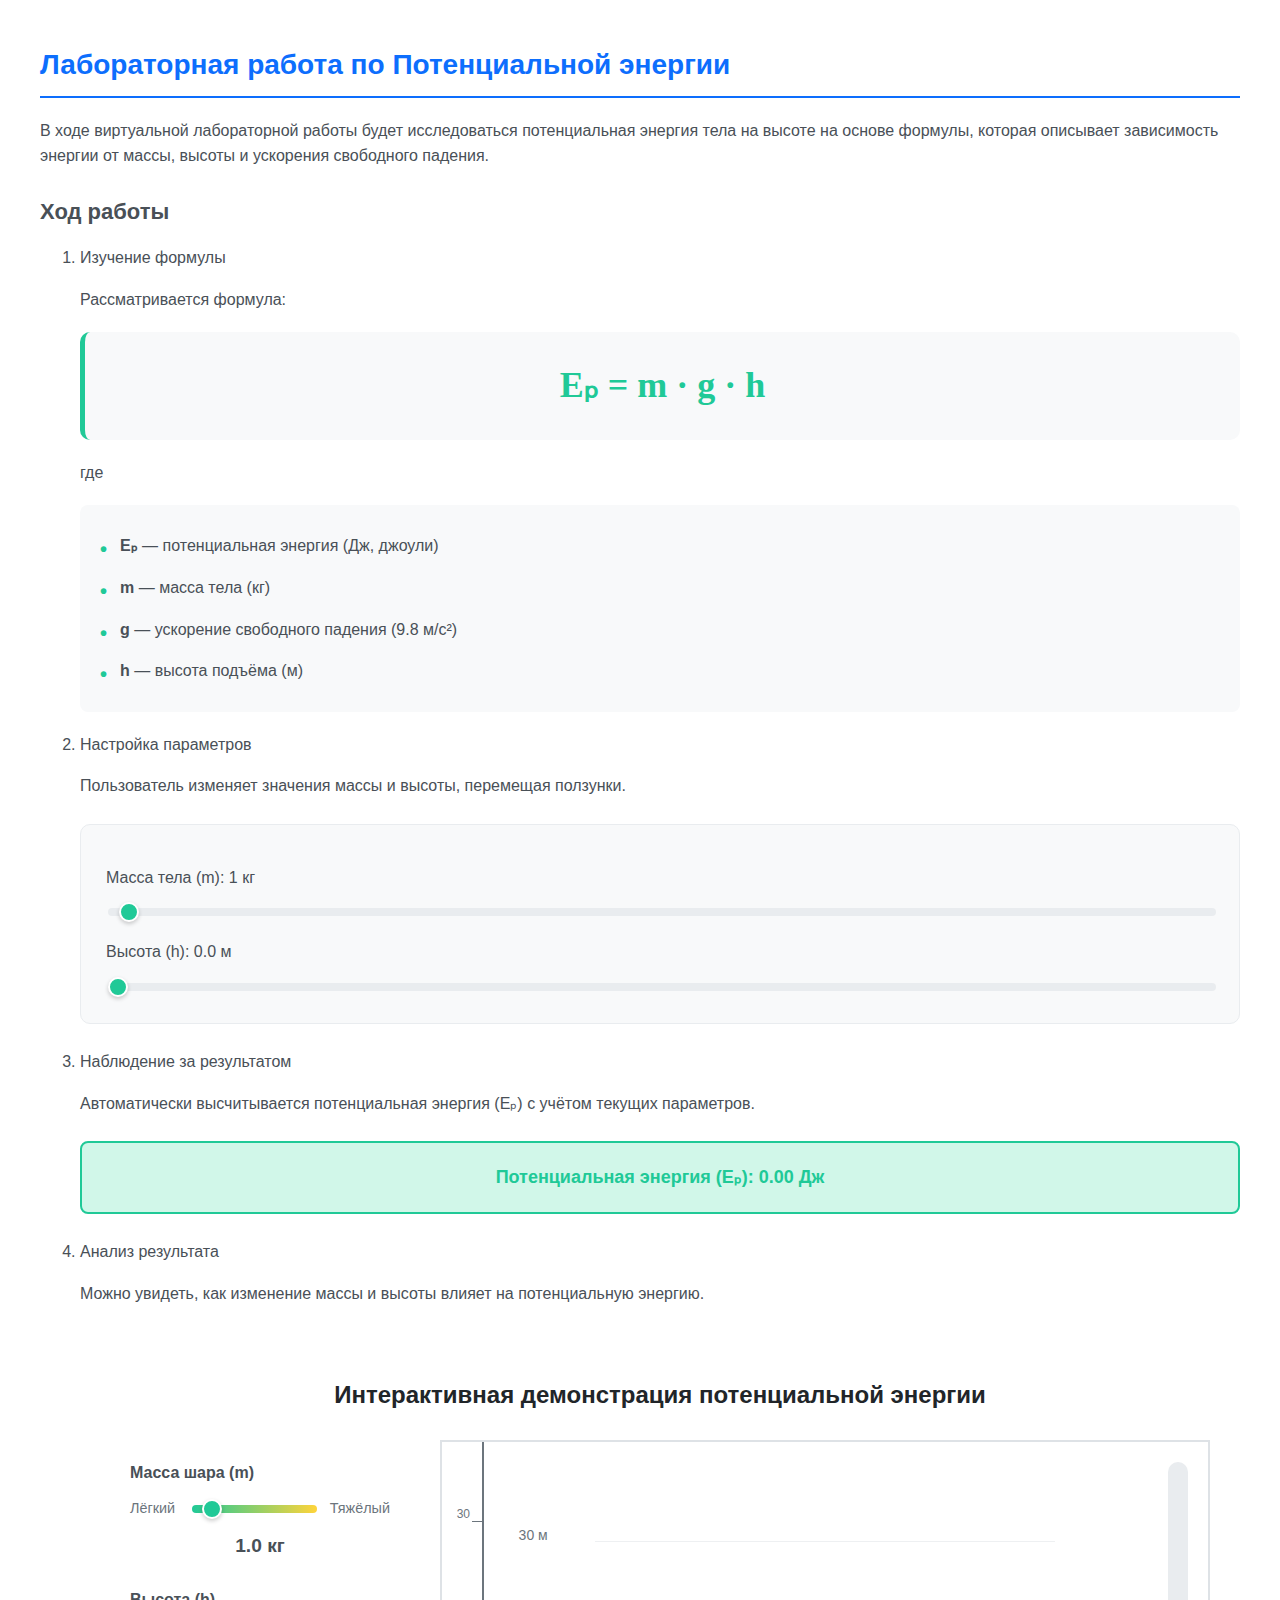
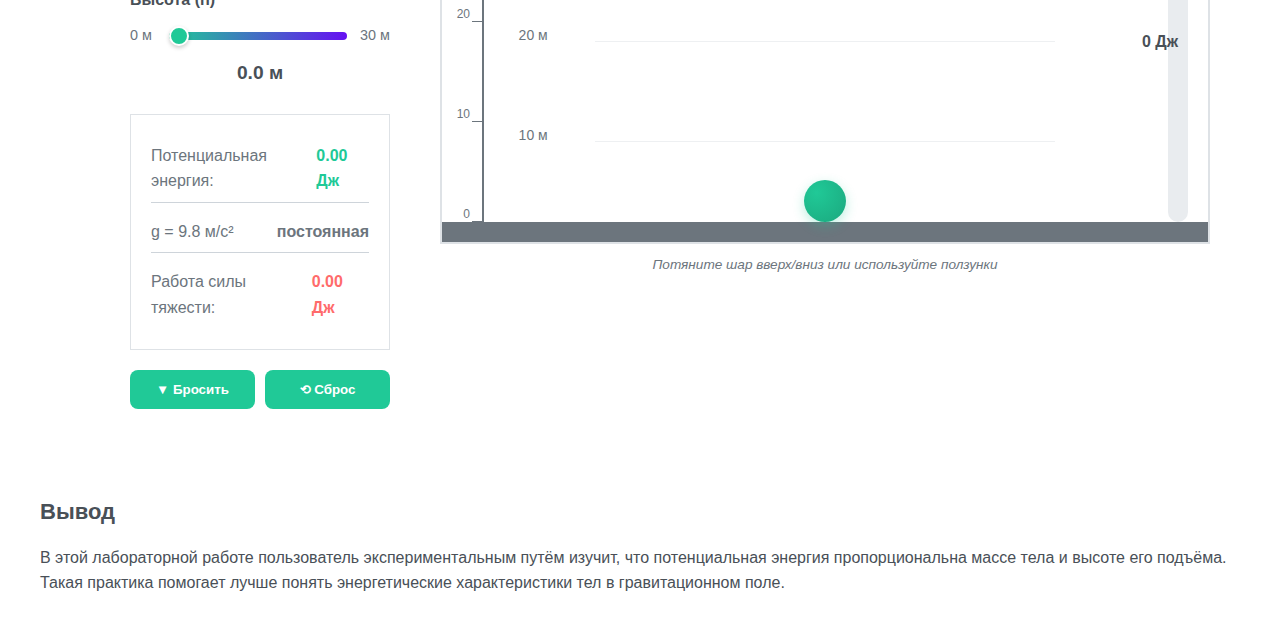
<file: potentialenergy.html>
<!DOCTYPE html>
<html lang="ru">
<head>
    <meta charset="UTF-8">
    <meta name="viewport" content="width=device-width, initial-scale=1.0">
    <style>
        body {
            font-family: Arial, sans-serif;
            margin: 0;
            padding: 0;
            background: white;
        }
        
        .lab-content {
            width: 1200px;
            margin: 0 auto;
            background: white;
            padding: 30px;
        }
        
        .text-lab-title {
            color: #0d6efd;
            font-size: 28px;
            margin-bottom: 20px;
            padding-bottom: 15px;
            border-bottom: 2px solid #0d6efd;
        }
        
        .text-lab-subtitle {
            color: #495057;
            font-size: 22px;
            margin-top: 30px;
            margin-bottom: 20px;
        }
        
        .text-lab-content {
            color: #495057;
            font-size: 16px;
            line-height: 1.6;
        }
        
        .formula {
            background: #f8f9fa;
            padding: 25px;
            border-radius: 10px;
            margin: 20px 0;
            text-align: center;
            border-left: 5px solid #20c997;
        }
        
        .formula-text {
            font-family: 'Times New Roman', serif;
            font-size: 36px;
            font-weight: bold;
            color: #20c997;
        }
        
        .definitions {
            background: #f8f9fa;
            padding: 20px 20px 20px 40px;
            border-radius: 8px;
            margin: 20px 0;
            list-style: none;
        }
        
        .definitions li {
            padding: 8px 0;
            color: #495057;
            font-size: 16px;
            position: relative;
        }
        
        .definitions li:before {
            content: "•";
            color: #20c997;
            font-weight: bold;
            font-size: 20px;
            position: absolute;
            left: -20px;
        }
        
        .slider-section {
            background: #f8f9fa;
            padding: 25px;
            border-radius: 10px;
            margin: 25px 0;
            border: 1px solid #e9ecef;
        }
        
        .slider-section p {
            margin: 15px 0 8px;
            color: #495057;
            font-size: 16px;
            font-weight: 500;
        }
        
        .result-box {
            background: #d1f7e9;
            padding: 20px;
            border-radius: 8px;
            margin: 25px 0;
            border: 2px solid #20c997;
            text-align: center;
            font-size: 18px;
            font-weight: bold;
        }
        
        .result-box p {
            margin: 0;
            color: #20c997;
        }
        
        input[type="range"] {
            width: 100%;
            height: 8px;
            border-radius: 4px;
            background: #e9ecef;
            outline: none;
            -webkit-appearance: none;
        }
        
        input[type="range"]::-webkit-slider-thumb {
            -webkit-appearance: none;
            width: 20px;
            height: 20px;
            border-radius: 50%;
            background: #20c997;
            cursor: pointer;
            border: 2px solid white;
            box-shadow: 0 2px 4px rgba(0,0,0,0.2);
        }
        
        .potential-interactive {
            margin: 40px 0;
            padding: 30px;
            background: white;
        }
        
        .interactive-grid {
            display: grid;
            grid-template-columns: 300px 1fr;
            gap: 30px;
        }
        
        .control-panel {
            background: white;
            padding: 20px;
        }
        
        .control-group {
            margin-bottom: 25px;
        }
        
        .control-label {
            font-weight: 600;
            color: #495057;
            margin-bottom: 10px;
            display: block;
        }
        
        .slider-labels {
            display: flex;
            align-items: center;
            gap: 15px;
            margin-bottom: 5px;
        }
        
        .slider-labels span {
            color: #6c757d;
            font-size: 0.9rem;
        }
        
        .slider-container {
            flex: 1;
            position: relative;
        }
        
        .value-display {
            text-align: center;
            font-size: 1.2rem;
            font-weight: bold;
            color: #495057;
            margin-top: 10px;
        }
        
        .stats-panel {
            background: white;
            padding: 20px;
            border: 1px solid #dee2e6;
        }
        
        .stat-item {
            display: flex;
            justify-content: space-between;
            margin-bottom: 8px;
            padding: 8px 0;
            border-bottom: 1px solid #ced4da;
        }
        
        .stat-item:last-child {
            border-bottom: none;
            margin-bottom: 0;
        }
        
        .stat-label {
            color: #6c757d;
        }
        
        .stat-value {
            font-weight: bold;
            color: #495057;
        }
        
        button {
            padding: 12px 24px;
            background: #20c997;
            color: white;
            border: none;
            border-radius: 8px;
            cursor: pointer;
            font-weight: 600;
            transition: all 0.2s;
            flex: 1;
        }
        
        button:hover {
            background: #1ba87e;
            transform: translateY(-2px);
        }
        
        .visualization-container {
            position: relative;
            height: 400px;
            background: white;
            border: 2px solid #dee2e6;
            overflow: hidden;
        }
        
        .ground {
            position: absolute;
            bottom: 0;
            left: 0;
            right: 0;
            height: 20px;
            background: #6c757d;
        }
        
        #ball {
            position: absolute;
            width: 50px;
            height: 50px;
            border-radius: 50%;
            background: radial-gradient(circle at 30% 30%, #20c997, #1ba87e);
            box-shadow: 0 4px 12px rgba(32, 201, 151, 0.3);
            cursor: pointer;
            z-index: 10;
            left: 50%;
            transform: translateX(-50%);
        }
        
        .height-line {
            position: absolute;
            left: 20%;
            right: 20%;
            height: 1px;
            background: #dee2e6;
            opacity: 0.5;
        }
        
        .height-label {
            position: absolute;
            left: 10%;
            color: #6c757d;
            font-size: 14px;
        }
        
        .energy-bar-container {
            position: absolute;
            right: 20px;
            top: 20px;
            width: 20px;
            height: 360px;
            background: #e9ecef;
            border-radius: 10px;
            overflow: hidden;
        }
        
        .energy-bar {
            position: absolute;
            bottom: 0;
            left: 0;
            right: 0;
            background: linear-gradient(to top, #20c997, #ffd43b);
            border-radius: 10px;
            transition: height 0.3s ease;
        }
        
        .energy-label {
            position: absolute;
            right: 30px;
            top: 50%;
            transform: translateY(-50%);
            font-weight: bold;
            color: #495057;
        }
        
        .height-ruler {
            position: absolute;
            left: 20px;
            top: 0;
            bottom: 20px;
            width: 20px;
            border-right: 2px solid #6c757d;
        }
        
        .ruler-mark {
            position: absolute;
            right: 0;
            width: 10px;
            height: 1px;
            background: #6c757d;
        }
        
        .ruler-number {
            position: absolute;
            right: 12px;
            font-size: 12px;
            color: #6c757d;
        }
    </style>
</head>
<body>
    <div class="lab-content">
        <h1 class="text-lab-title">Лабораторная работа по Потенциальной энергии</h1>

        <p class="text-lab-content">В ходе виртуальной лабораторной работы будет исследоваться потенциальная энергия тела на высоте на основе формулы, которая описывает зависимость энергии от массы, высоты и ускорения свободного падения.</p>

        <h2 class="text-lab-subtitle">Ход работы</h2>

        <ol class="text-lab-content">
            <li>Изучение формулы
                <p>Рассматривается формула:</p>
                <div class="formula">
                    <span class="formula-text">Eₚ = m · g · h</span>
                </div>
                <p>где</p>
                <ul class="definitions">
                    <li><b>Eₚ</b> — потенциальная энергия (Дж, джоули)</li>
                    <li><b>m</b> — масса тела (кг)</li>
                    <li><b>g</b> — ускорение свободного падения (9.8 м/с²)</li>
                    <li><b>h</b> — высота подъёма (м)</li>
                </ul>
            </li>
            <li>Настройка параметров
                <p>Пользователь изменяет значения массы и высоты, перемещая ползунки.</p>
                <div class="slider-section">
                    <p>Масса тела (m): <span id="mass-value">1</span> кг</p>
                    <input type="range" min="0" max="100" step="0.1" value="1" id="mass-slider">
                    
                    <p>Высота (h): <span id="height-value">0</span> м</p>
                    <input type="range" min="0" max="50" step="0.1" value="0" id="height-slider">
                </div>
            </li>
            <li>Наблюдение за результатом
                <p>Автоматически высчитывается потенциальная энергия (Eₚ) с учётом текущих параметров.</p>
                <div class="result-box">
                    <p>Потенциальная энергия (Eₚ): <span id="potential-energy-value">0.00</span> Дж</p>
                </div>
            </li>
            <li>Анализ результата
                <p>Можно увидеть, как изменение массы и высоты влияет на потенциальную энергию.</p>

                <div class="potential-interactive">
                    <h3 style="margin-top: 0; color: #212529; font-size: 1.5rem; text-align: center; margin-bottom: 25px;">
                        Интерактивная демонстрация потенциальной энергии
                    </h3>
                   
                    <div class="interactive-grid">
                        <div class="control-panel">
                            <div class="control-group">
                                <div class="control-label">Масса шара (m)</div>
                                <div class="slider-labels">
                                    <span>Лёгкий</span>
                                    <div class="slider-container">
                                        <input type="range" style="background: linear-gradient(to right, #20c997, #ffd43b);" min="0.1" max="10" step="0.1" value="1.0" id="interactive-mass">
                                    </div>
                                    <span>Тяжёлый</span>
                                </div>
                                <div class="value-display">
                                    <span id="interactive-mass-value">1.0</span> кг
                                </div>
                            </div>
                           
                            <div class="control-group">
                                <div class="control-label">Высота (h)</div>
                                <div class="slider-labels">
                                    <span>0 м</span>
                                    <div class="slider-container">
                                        <input type="range" style="background: linear-gradient(to right, #20c997, #6610f2);" min="0" max="30" step="0.1" value="0" id="interactive-height">
                                    </div>
                                    <span>30 м</span>
                                </div>
                                <div class="value-display">
                                    <span id="interactive-height-value">0</span> м
                                </div>
                            </div>
                           
                            <div class="stats-panel">
                                <div class="stat-item">
                                    <span class="stat-label">Потенциальная энергия:</span>
                                    <span class="stat-value" style="color: #20c997;" id="interactive-energy">0.00 Дж</span>
                                </div>
                                <div class="stat-item">
                                    <span class="stat-label">g = 9.8 м/с²</span>
                                    <span class="stat-value" style="color: #6c757d;">постоянная</span>
                                </div>
                                <div class="stat-item">
                                    <span class="stat-label">Работа силы тяжести:</span>
                                    <span class="stat-value" style="color: #ff6b6b;" id="interactive-work">0.00 Дж</span>
                                </div>
                            </div>
                            
                            <div style="display: flex; gap: 10px; margin-top: 20px;">
                                <button id="drop-btn">
                                    ▼ Бросить
                                </button>
                                <button id="reset-btn">
                                    ⟲ Сброс
                                </button>
                            </div>
                        </div>
                        
                        <div>
                            <div class="visualization-container" id="visualization">
                                <div class="ground"></div>
                                <div id="ball"></div>
                                
                                <div class="height-line" style="bottom: 100px;"></div>
                                <div class="height-label" style="bottom: 95px;">10 м</div>
                                
                                <div class="height-line" style="bottom: 200px;"></div>
                                <div class="height-label" style="bottom: 195px;">20 м</div>
                                
                                <div class="height-line" style="bottom: 300px;"></div>
                                <div class="height-label" style="bottom: 295px;">30 м</div>
                                
                                <div class="energy-bar-container">
                                    <div class="energy-bar" id="energy-bar" style="height: 0%;"></div>
                                </div>
                                <div class="energy-label" id="energy-label">0 Дж</div>
                                
                                <div class="height-ruler">
                                    <div class="ruler-mark" style="bottom: 0;"></div>
                                    <div class="ruler-number" style="bottom: -2px;">0</div>
                                    
                                    <div class="ruler-mark" style="bottom: 100px;"></div>
                                    <div class="ruler-number" style="bottom: 98px;">10</div>
                                    
                                    <div class="ruler-mark" style="bottom: 200px;"></div>
                                    <div class="ruler-number" style="bottom: 198px;">20</div>
                                    
                                    <div class="ruler-mark" style="bottom: 300px;"></div>
                                    <div class="ruler-number" style="bottom: 298px;">30</div>
                                </div>
                            </div>
                            
                            <div style="text-align: center; color: #6c757d; font-size: 0.85rem; margin-top: 10px;">
                                <em>Потяните шар вверх/вниз или используйте ползунки</em>
                            </div>
                        </div>
                    </div>
                </div>
            </li>
        </ol>

        <h2 class="text-lab-subtitle">Вывод</h2>

        <p class="text-lab-content">В этой лабораторной работе пользователь экспериментальным путём изучит, что потенциальная энергия пропорциональна массе тела и высоте его подъёма. Такая практика помогает лучше понять энергетические характеристики тел в гравитационном поле.</p>
    </div>

    <script src="https://code.jquery.com/jquery-3.6.0.min.js"></script>
    <script>
        $(function() {
            const g = 9.8;
            let mass = 1.0;
            let height = 0;
            let potentialEnergy = 0;
            let isFalling = false;
            let animationId = null;
            let ball = $('#ball');
            
            function updateValues() {
                mass = parseFloat($('#mass-slider').val());
                height = parseFloat($('#height-slider').val());
                potentialEnergy = mass * g * height;
                
                $('#mass-value').text(mass);
                $('#height-value').text(height.toFixed(1));
                $('#potential-energy-value').text(potentialEnergy.toFixed(2));
                
                $('#interactive-mass-value').text(mass.toFixed(1));
                $('#interactive-height-value').text(height.toFixed(1));
                $('#interactive-mass').val(mass);
                $('#interactive-height').val(height);
                
                updateInteractiveValues();
            }
            
            function updateInteractiveValues() {
                mass = parseFloat($('#interactive-mass').val());
                height = parseFloat($('#interactive-height').val());
                potentialEnergy = mass * g * height;
                
                $('#interactive-mass-value').text(mass.toFixed(1));
                $('#interactive-height-value').text(height.toFixed(1));
                $('#interactive-energy').text(potentialEnergy.toFixed(2) + ' Дж');
                $('#interactive-work').text(potentialEnergy.toFixed(2) + ' Дж');
                
                $('#mass-slider').val(mass);
                $('#height-slider').val(height);
                $('#mass-value').text(mass);
                $('#height-value').text(height.toFixed(1));
                $('#potential-energy-value').text(potentialEnergy.toFixed(2));
                
                updateBall();
                updateEnergyBar();
            }
            
            function updateBall() {
                const ballSize = 40 + (mass * 2);
                const ballBottom = 20 + (height * 10);
                
                ball.css({
                    width: ballSize + 'px',
                    height: ballSize + 'px',
                    bottom: ballBottom + 'px'
                });
            }
            
            function updateEnergyBar() {
                const maxEnergy = 10 * g * 30;
                const energyPercent = Math.min((potentialEnergy / maxEnergy) * 100, 100);
                
                $('#energy-bar').css('height', energyPercent + '%');
                $('#energy-label').text(potentialEnergy.toFixed(0) + ' Дж');
            }
            
            function dropBall() {
                if (isFalling || height === 0) return;
                
                isFalling = true;
                $('#drop-btn').text('▼ Падает...').css('background', '#1ba87e');
                
                let currentHeight = height;
                const startBottom = 20 + (currentHeight * 10);
                
                animationId = requestAnimationFrame(function fall() {
                    if (!isFalling) return;
                    
                    currentHeight -= 0.5;
                    if (currentHeight < 0) currentHeight = 0;
                    
                    const ballBottom = 20 + (currentHeight * 10);
                    ball.css('bottom', ballBottom + 'px');
                    
                    if (currentHeight === 0) {
                        stopFalling();
                        return;
                    }
                    
                    animationId = requestAnimationFrame(fall);
                });
            }
            
            function stopFalling() {
                isFalling = false;
                $('#drop-btn').text('▼ Бросить').css('background', '#20c997');
                if (animationId) cancelAnimationFrame(animationId);
            }
            
            function makeBallDraggable() {
                let isDragging = false;
                let startY = 0;
                let startBottom = 0;
                
                ball.on('mousedown', function(e) {
                    e.preventDefault();
                    isDragging = true;
                    
                    startY = e.clientY;
                    startBottom = parseInt(ball.css('bottom')) || 20;
                    
                    ball.css('cursor', 'grabbing');
                    
                    $(document).on('mousemove', function(e) {
                        if (!isDragging) return;
                        
                        let deltaY = startY - e.clientY;
                        let newBottom = startBottom + deltaY;
                        
                        newBottom = Math.max(20, Math.min(newBottom, 320));
                        
                        ball.css('bottom', newBottom + 'px');
                        
                        const newHeight = (newBottom - 20) / 10;
                        height = newHeight;
                        
                        $('#height-slider').val(height);
                        $('#interactive-height').val(height);
                        updateInteractiveValues();
                    });
                    
                    $(document).on('mouseup', function() {
                        if (!isDragging) return;
                        
                        isDragging = false;
                        ball.css('cursor', 'pointer');
                        
                        $(document).off('mousemove');
                        $(document).off('mouseup');
                    });
                });
            }
            
            $('#mass-slider, #height-slider').on('input', updateValues);
            $('#interactive-mass, #interactive-height').on('input', updateInteractiveValues);
            
            $('#drop-btn').click(function() {
                if (!isFalling) {
                    dropBall();
                } else {
                    stopFalling();
                }
            });
            
            $('#reset-btn').click(function() {
                stopFalling();
                height = 0;
                $('#height-slider').val(0);
                $('#interactive-height').val(0);
                updateInteractiveValues();
            });
            
            updateValues();
            makeBallDraggable();
        });
    </script>
</body>
</html>
</file>
